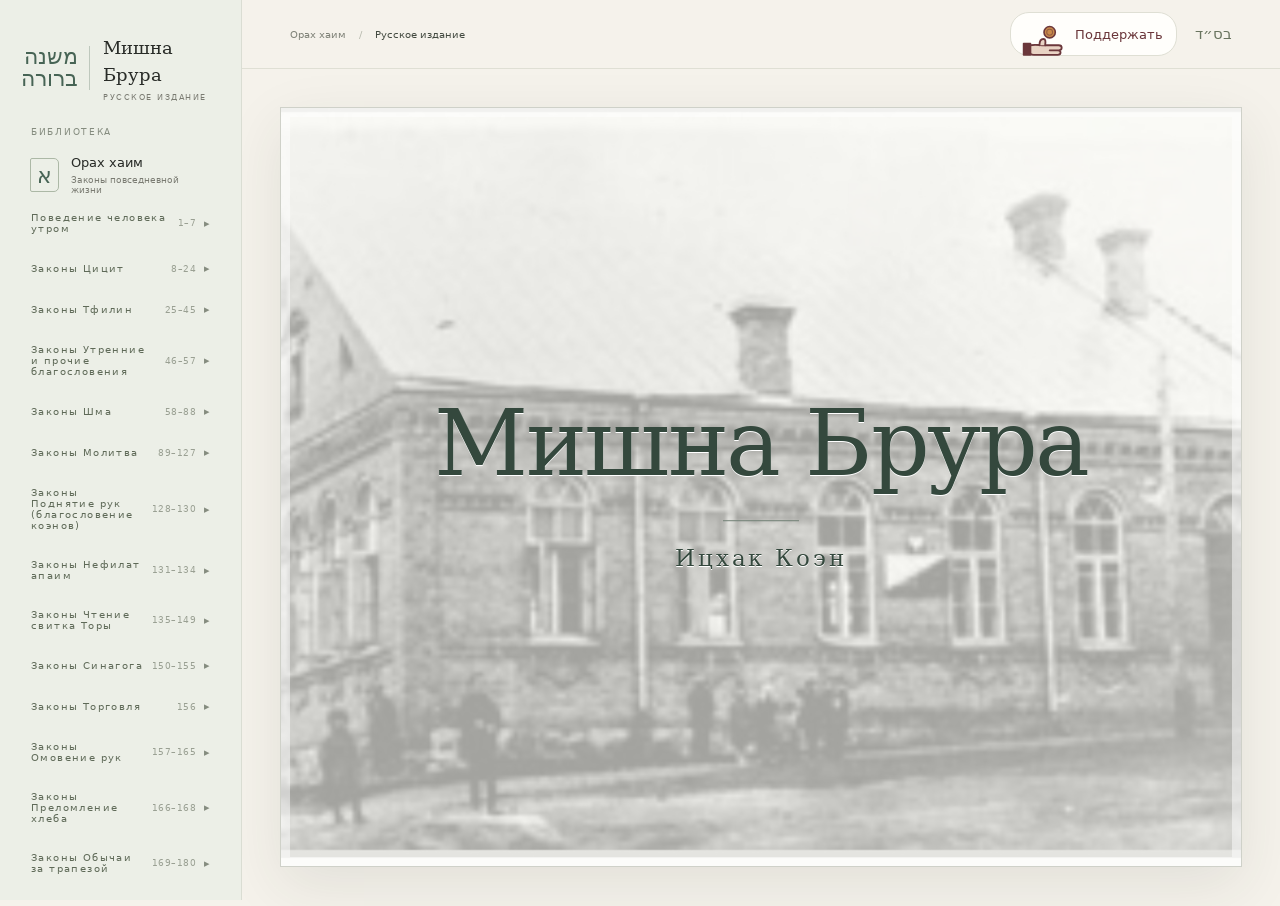
<file: index.html>
<!doctype html>
<html lang="ru">
<head>
  <meta charset="utf-8"><meta name="viewport" content="width=device-width,initial-scale=1,viewport-fit=cover">
  <meta name="theme-color" content="#f5f2eb">
  <meta name="description" content="Шульхан Арух, Рамо и Мишна Брура на русском языке. Главы 1–70, 89, 143, 151, 157–212, 242–276, 278, 290–296, 307, 308, 315–354, 356, 359–360, 369, 373, 375, 377–379, 383–385, 387–390, 393–396, 400–403, 406–407, 411–415, 447–450, 451–470, 471–486, 516–517, 519–525, 591–629, 632, 634–636, 639, 641–644, 645–669, 549–561, 670–685 целиком, с Мишной Брурой и Биур Ѓалаха. Ивритский оригинал и пояснения по буквам.">
  <title>Мишна Брура — русское издание</title>
  <link rel="icon" href="icon.svg" type="image/svg+xml">
  <link rel="manifest" href="manifest.webmanifest">
  <link rel="stylesheet" href="style.css?v=119">
</head>
<body>
<aside class="sidebar" id="sidebar" aria-label="Навигация по книге" tabindex="0">
  <a class="brand" href="#" aria-label="Мишна Брура, начало"><span class="brand-he" lang="he" dir="rtl">משנה<br>ברורה</span><span>Мишна Брура<small>РУССКОЕ ИЗДАНИЕ</small></span></a>
  <div class="side-caption">БИБЛИОТЕКА</div>
  <div class="book-nav"><span class="book-icon" aria-hidden="true">א</span><div>Орах хаим<small>Законы повседневной жизни</small></div></div>
  <div class="side-caption section-caption">ЕЖЕДНЕВНЫЕ ЗАКОНЫ</div>
  <div class="chapter-list"><button class="chapter-nav" data-chapter="1" aria-pressed="false"><span>1</span><span>Закон о раннем вставании по утрам<small lang="he" dir="rtl">א׳</small></span></button><button class="chapter-nav" data-chapter="2" aria-pressed="false"><span>2</span><span>Законы одевания<small lang="he" dir="rtl">ב׳</small></span></button><button class="chapter-nav" data-chapter="3" aria-pressed="false"><span>3</span><span>Правила поведения в уборной<small lang="he" dir="rtl">ג׳</small></span></button><button class="chapter-nav" data-chapter="4" aria-pressed="false"><span>4</span><span>Законы омовения рук<small lang="he" dir="rtl">ד׳</small></span></button><button class="chapter-nav" data-chapter="5" aria-pressed="false"><span>5</span><span>Намерение при произнесении благословений<small lang="he" dir="rtl">ה׳</small></span></button><button class="chapter-nav" data-chapter="6" aria-pressed="false"><span>6</span><span>Благословения «Ашер яцар» и «Элокай нешама»<small lang="he" dir="rtl">ו׳</small></span></button><button class="chapter-nav" data-chapter="7" aria-pressed="false"><span>7</span><span>Благословение «Ашер яцар» после отправления нужды<small lang="he" dir="rtl">ז׳</small></span></button><button class="chapter-nav" data-chapter="8" aria-pressed="false"><span>8</span><span>Законы цицит и облачения в талит<small lang="he" dir="rtl">ח׳</small></span></button><button class="chapter-nav" data-chapter="9" aria-pressed="false"><span>9</span><span>Какая одежда обязана иметь цицит<small lang="he" dir="rtl">ט׳</small></span></button><button class="chapter-nav" data-chapter="10" aria-pressed="false"><span>10</span><span>Законы углов талита<small lang="he" dir="rtl">י׳</small></span></button><button class="chapter-nav" data-chapter="11" aria-pressed="false"><span>11</span><span>Законы нитей цицит<small lang="he" dir="rtl">י״א</small></span></button><button class="chapter-nav" data-chapter="12" aria-pressed="false"><span>12</span><span>Что делает цицит непригодной<small lang="he" dir="rtl">י״ב</small></span></button><button class="chapter-nav" data-chapter="13" aria-pressed="false"><span>13</span><span>Законы цицит в Шаббат<small lang="he" dir="rtl">י״ג</small></span></button><button class="chapter-nav" data-chapter="14" aria-pressed="false"><span>14</span><span>Законы цицит, изготовленных неевреем или женщинами, и одолженного талита<small lang="he" dir="rtl">י״ד</small></span></button><button class="chapter-nav" data-chapter="15" aria-pressed="false"><span>15</span><span>Перенос цицит на другую одежду и порванный талит<small lang="he" dir="rtl">ט״ו</small></span></button><button class="chapter-nav" data-chapter="16" aria-pressed="false"><span>16</span><span>Размер талита, подлежащего заповеди цицит<small lang="he" dir="rtl">ט״ז</small></span></button><button class="chapter-nav" data-chapter="17" aria-pressed="false"><span>17</span><span>Кто обязан соблюдать заповедь цицит<small lang="he" dir="rtl">י״ז</small></span></button><button class="chapter-nav" data-chapter="18" aria-pressed="false"><span>18</span><span>Время исполнения заповеди цицит<small lang="he" dir="rtl">י״ח</small></span></button><button class="chapter-nav" data-chapter="19" aria-pressed="false"><span>19</span><span>Время произнесения благословения на цицит<small lang="he" dir="rtl">י״ט</small></span></button><button class="chapter-nav" data-chapter="20" aria-pressed="false"><span>20</span><span>Покупка и продажа талита с цицит<small lang="he" dir="rtl">כ׳</small></span></button><button class="chapter-nav" data-chapter="21" aria-pressed="false"><span>21</span><span>Обращение с оторвавшимися нитями цицит и старыми талитами<small lang="he" dir="rtl">כ״א</small></span></button><button class="chapter-nav" data-chapter="22" aria-pressed="false"><span>22</span><span>Благословение Шеэхеяну при изготовлении цицит<small lang="he" dir="rtl">כ״ב</small></span></button><button class="chapter-nav" data-chapter="23" aria-pressed="false"><span>23</span><span>Законы цицит на кладбище<small lang="he" dir="rtl">כ״ג</small></span></button><button class="chapter-nav" data-chapter="24" aria-pressed="false"><span>24</span><span>Как носить цицит, награда и наказание за заповедь<small lang="he" dir="rtl">כ״ד</small></span></button><button class="chapter-nav" data-chapter="25" aria-pressed="false"><span>25</span><span>Законы тфилин в частностях<small lang="he" dir="rtl">כ״ה</small></span></button><button class="chapter-nav" data-chapter="26" aria-pressed="false"><span>26</span><span>Только один из двух тфилин<small lang="he" dir="rtl">כ״ו</small></span></button><button class="chapter-nav" data-chapter="27" aria-pressed="false"><span>27</span><span>Наложение тфилин: место и способ<small lang="he" dir="rtl">כ״ז</small></span></button><button class="chapter-nav" data-chapter="28" aria-pressed="false"><span>28</span><span>Снятие тфилин<small lang="he" dir="rtl">כ״ח</small></span></button><button class="chapter-nav" data-chapter="29" aria-pressed="false"><span>29</span><span>Благословение при снятии тфилин<small lang="he" dir="rtl">כ״ט</small></span></button><button class="chapter-nav" data-chapter="30" aria-pressed="false"><span>30</span><span>Время надевания тфилин<small lang="he" dir="rtl">ל׳</small></span></button><button class="chapter-nav" data-chapter="31" aria-pressed="false"><span>31</span><span>Тфилин в Шаббат, Йом Тов и холь а-моэд<small lang="he" dir="rtl">ל״א</small></span></button><button class="chapter-nav" data-chapter="32" aria-pressed="false"><span>32</span><span>Порядок написания тфилин<small lang="he" dir="rtl">ל״ב</small></span></button><button class="chapter-nav" data-chapter="33" aria-pressed="false"><span>33</span><span>Починка тфилин и законы о ремнях<small lang="he" dir="rtl">ל״ג</small></span></button><button class="chapter-nav" data-chapter="34" aria-pressed="false"><span>34</span><span>Порядок вложения отрывков в тфилин; две пары тфилин<small lang="he" dir="rtl">ל״ד</small></span></button><button class="chapter-nav" data-chapter="35" aria-pressed="false"><span>35</span><span>Число строк в тфилин<small lang="he" dir="rtl">ל״ה</small></span></button><button class="chapter-nav" data-chapter="36" aria-pressed="false"><span>36</span><span>Тщательность в написании букв<small lang="he" dir="rtl">ל״ו</small></span></button><button class="chapter-nav" data-chapter="37" aria-pressed="false"><span>37</span><span>Время надевания тфилин<small lang="he" dir="rtl">ל״ז</small></span></button><button class="chapter-nav" data-chapter="38" aria-pressed="false"><span>38</span><span>Кто обязан в тфилин, а кто освобождён<small lang="he" dir="rtl">ל״ח</small></span></button><button class="chapter-nav" data-chapter="39" aria-pressed="false"><span>39</span><span>Кто пригоден писать тфилин и покупать у них<small lang="he" dir="rtl">ל״ט</small></span></button><button class="chapter-nav" data-chapter="40" aria-pressed="false"><span>40</span><span>Закон о том, как вести себя со святостью тфилин<small lang="he" dir="rtl">מ׳</small></span></button><button class="chapter-nav" data-chapter="41" aria-pressed="false"><span>41</span><span>Несущий груз: как поступать с тфилин<small lang="he" dir="rtl">מ״א</small></span></button><button class="chapter-nav" data-chapter="42" aria-pressed="false"><span>42</span><span>Разрешено ли переделывать тфилин руки в тфилин головы<small lang="he" dir="rtl">מ״ב</small></span></button><button class="chapter-nav" data-chapter="43" aria-pressed="false"><span>43</span><span>Как вести себя с тфилин при входе в уборную<small lang="he" dir="rtl">מ״ג</small></span></button><button class="chapter-nav" data-chapter="44" aria-pressed="false"><span>44</span><span>Запрет сна в тфилин<small lang="he" dir="rtl">מ״ד</small></span></button><button class="chapter-nav" data-chapter="45" aria-pressed="false"><span>45</span><span>Закон о тфилин на кладбище и в бане<small lang="he" dir="rtl">מ״ה</small></span></button></div>
  <div class="side-caption section-caption">МОЛИТВА</div>
  <div class="chapter-list"><button class="chapter-nav" data-chapter="46" aria-pressed="false"><span>46</span><span>Законы утренних благословений<small lang="he" dir="rtl">מ״ו</small></span></button><button class="chapter-nav" data-chapter="47" aria-pressed="false"><span>47</span><span>Законы благословения Торы<small lang="he" dir="rtl">מ״ז</small></span></button><button class="chapter-nav" data-chapter="48" aria-pressed="false"><span>48</span><span>Отрывок о тамиде и стихи жертвы Шаббата<small lang="he" dir="rtl">מ״ח</small></span></button><button class="chapter-nav" data-chapter="49" aria-pressed="false"><span>49</span><span>О том, что Шма можно читать наизусть<small lang="he" dir="rtl">מ״ט</small></span></button><button class="chapter-nav" data-chapter="50" aria-pressed="false"><span>50</span><span>Причина, по которой читают мишну «Эйзеѓу мекоман»<small lang="he" dir="rtl">נ</small></span></button><button class="chapter-nav" data-chapter="51" aria-pressed="false"><span>51</span><span>Законы от «Барух шеамар» до «Йиштабах»<small lang="he" dir="rtl">נא</small></span></button><button class="chapter-nav" data-chapter="52" aria-pressed="false"><span>52</span><span>Закон о том, кто задержался и пришёл в синагогу только к «Йиштабах»<small lang="he" dir="rtl">נ״ב</small></span></button><button class="chapter-nav" data-chapter="53" aria-pressed="false"><span>53</span><span>Закон о том, кто достоин проходить перед тевой<small lang="he" dir="rtl">נ״ג</small></span></button><button class="chapter-nav" data-chapter="54" aria-pressed="false"><span>54</span><span>Законы, относящиеся к «Йиштабах»<small lang="he" dir="rtl">נ״ד</small></span></button><button class="chapter-nav" data-chapter="55" aria-pressed="false"><span>55</span><span>Законы кадиша<small lang="he" dir="rtl">נ״ה</small></span></button><button class="chapter-nav" data-chapter="56" aria-pressed="false"><span>56</span><span>Закон об ответе на кадиш<small lang="he" dir="rtl">נ״ו</small></span></button><button class="chapter-nav" data-chapter="57" aria-pressed="false"><span>57</span><span>Закон о «Барху» и ответе на него<small lang="he" dir="rtl">נ״ז</small></span></button><button class="chapter-nav" data-chapter="58" aria-pressed="false"><span>58</span><span>Законы чтения Шма и его благословений<small lang="he" dir="rtl">נ״ח</small></span></button><button class="chapter-nav" data-chapter="59" aria-pressed="false"><span>59</span><span>Закон первого благословения — «Йоцер ор»<small lang="he" dir="rtl">נ״ט</small></span></button><button class="chapter-nav" data-chapter="60" aria-pressed="false"><span>60</span><span>Благословения чтения «Шма»; нужно ли намерение при исполнении заповедей<small lang="he" dir="rtl">ס׳</small></span></button><button class="chapter-nav" data-chapter="61" aria-pressed="false"><span>61</span><span>Насколько нужно быть точным и сосредоточенным при чтении «Шма»<small lang="he" dir="rtl">ס״א</small></span></button><button class="chapter-nav" data-chapter="62" aria-pressed="false"><span>62</span><span>Кто прочёл «Шма» неточно или не слыша себя<small lang="he" dir="rtl">ס״ב</small></span></button><button class="chapter-nav" data-chapter="63" aria-pressed="false"><span>63</span><span>Сидеть во время чтения «Шма» и не засыпать<small lang="he" dir="rtl">ס״ג</small></span></button><button class="chapter-nav" data-chapter="64" aria-pressed="false"><span>64</span><span>Ошибка при чтении «Шма»<small lang="he" dir="rtl">ס״ד</small></span></button><button class="chapter-nav" data-chapter="65" aria-pressed="false"><span>65</span><span>Вошедший в синагогу, когда община читает Шма, и прервавший чтение Шма<small lang="he" dir="rtl">ס״ה</small></span></button><button class="chapter-nav" data-chapter="66" aria-pressed="false"><span>66</span><span>Где можно прерываться во время Шма и её благословений и где нельзя<small lang="he" dir="rtl">ס״ו</small></span></button><button class="chapter-nav" data-chapter="67" aria-pressed="false"><span>67</span><span>Сомнение, прочитал ли человек Шма<small lang="he" dir="rtl">ס״ז</small></span></button><button class="chapter-nav" data-chapter="68" aria-pressed="false"><span>68</span><span>Не делать перерыва пиютами<small lang="he" dir="rtl">ס״ח</small></span></button><button class="chapter-nav" data-chapter="69" aria-pressed="false"><span>69</span><span>Закон «порес аль Шма»<small lang="he" dir="rtl">ס״ט</small></span></button><button class="chapter-nav" data-chapter="70" aria-pressed="false"><span>70</span><span>Кто освобождён от чтения Шма<small lang="he" dir="rtl">ע׳</small></span></button><button class="chapter-nav" data-chapter="71" aria-pressed="false"><span>71</span><span>Скорбящий и занимающиеся умершим освобождены от чтения «Шма»<small lang="he" dir="rtl">ע״א</small></span></button><button class="chapter-nav" data-chapter="72" aria-pressed="false"><span>72</span><span>Закон о несущих носилки, утешающих и провожающих умершего<small lang="he" dir="rtl">ע״ב</small></span></button><button class="chapter-nav" data-chapter="73" aria-pressed="false"><span>73</span><span>Как вести себя тому, кто спит с женой и детьми<small lang="he" dir="rtl">ע״ג</small></span></button><button class="chapter-nav" data-chapter="74" aria-pressed="false"><span>74</span><span>Не произносить благословение, когда части его тела видят наготу<small lang="he" dir="rtl">ע״ד</small></span></button><button class="chapter-nav" data-chapter="75" aria-pressed="false"><span>75</span><span>Остерегаться во время чтения «Шма» открытых волос и голоса женщины, а также не читать его напротив наготы<small lang="he" dir="rtl">ע״ה</small></span></button><button class="chapter-nav" data-chapter="76" aria-pressed="false"><span>76</span><span>Остерегаться испражнений во время чтения «Шма»<small lang="he" dir="rtl">ע״ו</small></span></button><button class="chapter-nav" data-chapter="77" aria-pressed="false"><span>77</span><span>Не читать напротив мочи<small lang="he" dir="rtl">ע״ז</small></span></button><button class="chapter-nav" data-chapter="78" aria-pressed="false"><span>78</span><span>Если во время чтения «Шма» понадобилось помочиться<small lang="he" dir="rtl">ע״ח</small></span></button><button class="chapter-nav" data-chapter="79" aria-pressed="false"><span>79</span><span>Если во время чтения оказались нечистоты<small lang="he" dir="rtl">ע״ט</small></span></button><button class="chapter-nav" data-chapter="80" aria-pressed="false"><span>80</span><span>Тот, кто не может удержаться от выпускания газов<small lang="he" dir="rtl">פ׳</small></span></button><button class="chapter-nav" data-chapter="81" aria-pressed="false"><span>81</span><span>Кал и моча малолетнего ребёнка<small lang="he" dir="rtl">פ״א</small></span></button><button class="chapter-nav" data-chapter="82" aria-pressed="false"><span>82</span><span>Закон о высохших испражнениях<small lang="he" dir="rtl">פ״ב</small></span></button><button class="chapter-nav" data-chapter="83" aria-pressed="false"><span>83</span><span>Уборная и чтение «Шма»<small lang="he" dir="rtl">פ״ג</small></span></button><button class="chapter-nav" data-chapter="84" aria-pressed="false"><span>84</span><span>Чтение «Шма» в бане<small lang="he" dir="rtl">פ״ד</small></span></button><button class="chapter-nav" data-chapter="85" aria-pressed="false"><span>85</span><span>Места, где запрещено читать «Шма»<small lang="he" dir="rtl">פ״ה</small></span></button><button class="chapter-nav" data-chapter="86" aria-pressed="false"><span>86</span><span>Отдаление от зловонной воды<small lang="he" dir="rtl">פ״ו</small></span></button><button class="chapter-nav" data-chapter="87" aria-pressed="false"><span>87</span><span>Насколько нужно отдалиться при чтении Шма от сосуда с нечистотами<small lang="he" dir="rtl">פ״ז</small></span></button><button class="chapter-nav" data-chapter="88" aria-pressed="false"><span>88</span><span>Баал кери разрешено читать Шма<small lang="he" dir="rtl">פ״ח</small></span></button><button class="chapter-nav" data-chapter="89" aria-pressed="false"><span>89</span><span>Законы молитвы и её времени<small lang="he" dir="rtl">פ״ט</small></span></button><button class="chapter-nav" data-chapter="90" aria-pressed="false"><span>90</span><span>Место, подходящее для молитвы с общиной, и закон идущего в пути<small lang="he" dir="rtl">צ׳</small></span></button><button class="chapter-nav" data-chapter="91" aria-pressed="false"><span>91</span><span>Подпоясаться и покрыть голову во время молитвы<small lang="he" dir="rtl">צ״א</small></span></button><button class="chapter-nav" data-chapter="92" aria-pressed="false"><span>92</span><span>Нуждающийся справить нужду; омовение для молитвы и прочие приготовления к ней<small lang="he" dir="rtl">צ״ב</small></span></button><button class="chapter-nav" data-chapter="93" aria-pressed="false"><span>93</span><span>Перед молитвой нужно немного выждать<small lang="he" dir="rtl">צ״ג</small></span></button><button class="chapter-nav" data-chapter="94" aria-pressed="false"><span>94</span><span>Нужно направлять сердце в сторону Земли Исраэля; закон едущего верхом или сидящего в повозке<small lang="he" dir="rtl">צ״ד</small></span></button><button class="chapter-nav" data-chapter="95" aria-pressed="false"><span>95</span><span>Положение частей тела во время молитвы<small lang="he" dir="rtl">צ״ה</small></span></button><button class="chapter-nav" data-chapter="96" aria-pressed="false"><span>96</span><span>Избегать всех помех, чтобы молиться с сосредоточенностью<small lang="he" dir="rtl">צ״ו</small></span></button><button class="chapter-nav" data-chapter="97" aria-pressed="false"><span>97</span><span>Не рыгать и не зевать во время молитвы<small lang="he" dir="rtl">צ״ז</small></span></button><button class="chapter-nav" data-chapter="98" aria-pressed="false"><span>98</span><span>Нужно молиться с сосредоточенностью<small lang="he" dir="rtl">צ״ח</small></span></button><button class="chapter-nav" data-chapter="99" aria-pressed="false"><span>99</span><span>Закон о подвыпившем и пьяном при молитве<small lang="he" dir="rtl">צ״ט</small></span></button><button class="chapter-nav" data-chapter="100" aria-pressed="false"><span>100</span><span>Молитву праздника необходимо предварительно подготовить<small lang="he" dir="rtl">ק׳</small></span></button><button class="chapter-nav" data-chapter="101" aria-pressed="false"><span>101</span><span>Нужно сосредотачиваться во всех благословениях, и можно молиться на любом языке<small lang="he" dir="rtl">ק״א</small></span></button><button class="chapter-nav" data-chapter="102" aria-pressed="false"><span>102</span><span>Запрет мешать молящемуся<small lang="he" dir="rtl">ק״ב</small></span></button><button class="chapter-nav" data-chapter="103" aria-pressed="false"><span>103</span><span>О появлении запаха или чихании во время молитвы<small lang="he" dir="rtl">ק״ג</small></span></button><button class="chapter-nav" data-chapter="104" aria-pressed="false"><span>104</span><span>Не прерывать молитву<small lang="he" dir="rtl">ק״ד</small></span></button><button class="chapter-nav" data-chapter="105" aria-pressed="false"><span>105</span><span>Закон о том, кто молится две молитвы<small lang="he" dir="rtl">ק״ה</small></span></button><button class="chapter-nav" data-chapter="106" aria-pressed="false"><span>106</span><span>Кто освобождён от молитвы<small lang="he" dir="rtl">ק״ו</small></span></button><button class="chapter-nav" data-chapter="107" aria-pressed="false"><span>107</span><span>Сомнение, молился ли человек, и добровольная молитва<small lang="he" dir="rtl">ק״ז</small></span></button><button class="chapter-nav" data-chapter="108" aria-pressed="false"><span>108</span><span>Тот, кто не помолился по ошибке, по принуждению или намеренно<small lang="he" dir="rtl">ק״ח</small></span></button><button class="chapter-nav" data-chapter="109" aria-pressed="false"><span>109</span><span>Закон о том, как отдельному человеку вести себя, чтобы согласовать свою молитву с молитвой общины<small lang="he" dir="rtl">ק״ט</small></span></button><button class="chapter-nav" data-chapter="110" aria-pressed="false"><span>110</span><span>Отправляющийся в путь и работники: какую молитву они читают, и порядок молитвы путника<small lang="he" dir="rtl">ק״י</small></span></button><button class="chapter-nav" data-chapter="111" aria-pressed="false"><span>111</span><span>Закон о присоединении благословения об избавлении к молитве<small lang="he" dir="rtl">קי״א</small></span></button><button class="chapter-nav" data-chapter="112" aria-pressed="false"><span>112</span><span>Не прерывать молитву ни в первых трёх, ни в последних трёх благословениях<small lang="he" dir="rtl">קי״ב</small></span></button><button class="chapter-nav" data-chapter="113" aria-pressed="false"><span>113</span><span>Законы поклонов в молитве «Шмоне эсре»<small lang="he" dir="rtl">קי״ג</small></span></button><button class="chapter-nav" data-chapter="114" aria-pressed="false"><span>114</span><span>Упоминание ветра, дождя и росы<small lang="he" dir="rtl">קי״ד</small></span></button><button class="chapter-nav" data-chapter="115" aria-pressed="false"><span>115</span><span>Смысл благословения «Ата хонен»<small lang="he" dir="rtl">קט״ו</small></span></button><button class="chapter-nav" data-chapter="116" aria-pressed="false"><span>116</span><span>Толкование благословения «Рфаэну»<small lang="he" dir="rtl">קט״ז</small></span></button><button class="chapter-nav" data-chapter="117" aria-pressed="false"><span>117</span><span>Законы благословения «Биркат а-Шаним»<small lang="he" dir="rtl">קי״ז</small></span></button><button class="chapter-nav" data-chapter="118" aria-pressed="false"><span>118</span><span>Завершение благословения «Ѓашива шофтену»<small lang="he" dir="rtl">קי״ח</small></span></button><button class="chapter-nav" data-chapter="119" aria-pressed="false"><span>119</span><span>Закон о желающем добавить в благословения<small lang="he" dir="rtl">קי״ט</small></span></button><button class="chapter-nav" data-chapter="120" aria-pressed="false"><span>120</span><span>Произнесение «Рецэ» в каждой молитве<small lang="he" dir="rtl">ק״כ</small></span></button><button class="chapter-nav" data-chapter="121" aria-pressed="false"><span>121</span><span>Законы благословения «Модим»<small lang="he" dir="rtl">קכ״א</small></span></button><button class="chapter-nav" data-chapter="122" aria-pressed="false"><span>122</span><span>Законы между «Шмоне эсре» и «Йиѓью ле-рацон»<small lang="he" dir="rtl">קכ״ב</small></span></button><button class="chapter-nav" data-chapter="123" aria-pressed="false"><span>123</span><span>Законы поклонов при завершении Шмоне эсре<small lang="he" dir="rtl">קכ״ג</small></span></button><button class="chapter-nav" data-chapter="124" aria-pressed="false"><span>124</span><span>Закон о поведении ведущего молитву во время Шмоне эсре и об ответе «амен»<small lang="he" dir="rtl">קכ״ד</small></span></button><button class="chapter-nav" data-chapter="125" aria-pressed="false"><span>125</span><span>Законы кедуши<small lang="he" dir="rtl">קכ״ה</small></span></button><button class="chapter-nav" data-chapter="126" aria-pressed="false"><span>126</span><span>Закон о ведущем молитву, который ошибся<small lang="he" dir="rtl">קכ״ו</small></span></button><button class="chapter-nav" data-chapter="127" aria-pressed="false"><span>127</span><span>Закон о «Модим де-рабанан»<small lang="he" dir="rtl">קכ״ז</small></span></button><button class="chapter-nav" data-chapter="128" aria-pressed="false"><span>128</span><span>Благословение коэнов и то, что делает коэна непригодным<small lang="he" dir="rtl">קכ״ח</small></span></button><button class="chapter-nav" data-chapter="129" aria-pressed="false"><span>129</span><span>В каких молитвах коэны благословляют народ<small lang="he" dir="rtl">קכ״ט</small></span></button><button class="chapter-nav" data-chapter="130" aria-pressed="false"><span>130</span><span>Молитва «Рибоно шель олам», произносимая во время благословения коэнов<small lang="he" dir="rtl">ק״ל</small></span></button><button class="chapter-nav" data-chapter="131" aria-pressed="false"><span>131</span><span>Законы падения ниц после молитвы (нефилат апаим)<small lang="he" dir="rtl">קל״א</small></span></button><button class="chapter-nav" data-chapter="132" aria-pressed="false"><span>132</span><span>Законы кедуши «У-ва ле-Цион»<small lang="he" dir="rtl">קל״ב</small></span></button><button class="chapter-nav" data-chapter="133" aria-pressed="false"><span>133</span><span>Закон о «Барху» в Шаббат<small lang="he" dir="rtl">קל״ג</small></span></button><button class="chapter-nav" data-chapter="134" aria-pressed="false"><span>134</span><span>«Ве-ѓу рахум» и поднятие свитка Торы<small lang="he" dir="rtl">קל״ד</small></span></button></div>
  <div class="side-caption section-caption">СИНАГОГА</div>
  <div class="chapter-list"><button class="chapter-nav" data-chapter="135" aria-pressed="false"><span>135</span><span>Порядок чтения Торы в понедельник и четверг<small lang="he" dir="rtl">קל״ה</small></span></button><button class="chapter-nav" data-chapter="136" aria-pressed="false"><span>136</span><span>Кого вызывают к свитку Торы в Шаббат<small lang="he" dir="rtl">קל״ו</small></span></button><button class="chapter-nav" data-chapter="137" aria-pressed="false"><span>137</span><span>Сколько стихов читать каждому вызванному<small lang="he" dir="rtl">קל״ז</small></span></button><button class="chapter-nav" data-chapter="138" aria-pressed="false"><span>138</span><span>Не оставлять в разделе менее трёх стихов<small lang="he" dir="rtl">קל״ח</small></span></button><button class="chapter-nav" data-chapter="139" aria-pressed="false"><span>139</span><span>Порядок чтения Торы и благословения над ней<small lang="he" dir="rtl">קל״ט</small></span></button><button class="chapter-nav" data-chapter="140" aria-pressed="false"><span>140</span><span>Законы перерыва при благословении Торы<small lang="he" dir="rtl">ק״מ</small></span></button><button class="chapter-nav" data-chapter="141" aria-pressed="false"><span>141</span><span>Законы чтеца и подсказчика<small lang="he" dir="rtl">קמ״א</small></span></button><button class="chapter-nav" data-chapter="142" aria-pressed="false"><span>142</span><span>Закон о том, кто прочёл и ошибся, и о месте, где нет никого, кто умеет читать точно<small lang="he" dir="rtl">קמ״ב</small></span></button><button class="chapter-nav" data-chapter="143" aria-pressed="false"><span>143</span><span>Закон о том, если в свитке Торы найдена ошибка, и прочие законы о свитке<small lang="he" dir="rtl">קמ״ג</small></span></button><button class="chapter-nav" data-chapter="144" aria-pressed="false"><span>144</span><span>Запрет перескакивать при чтении Торы с одной темы на другую; законы Ѓафтары<small lang="he" dir="rtl">קמ״ד</small></span></button><button class="chapter-nav" data-chapter="145" aria-pressed="false"><span>145</span><span>Законы о переводчике при чтении Торы<small lang="he" dir="rtl">קמ״ה</small></span></button><button class="chapter-nav" data-chapter="146" aria-pressed="false"><span>146</span><span>Запрет разговоров во время чтения Торы<small lang="he" dir="rtl">קמ״ו</small></span></button><button class="chapter-nav" data-chapter="147" aria-pressed="false"><span>147</span><span>Законы сворачивания свитка Торы<small lang="he" dir="rtl">קמ״ז</small></span></button><button class="chapter-nav" data-chapter="148" aria-pressed="false"><span>148</span><span>Запрет шалиах-цибуру снимать покрытие с бимы<small lang="he" dir="rtl">קמ״ח</small></span></button><button class="chapter-nav" data-chapter="149" aria-pressed="false"><span>149</span><span>Община не выходит из синагоги, пока не уберут свиток Торы<small lang="he" dir="rtl">קמ״ט</small></span></button><button class="chapter-nav" data-chapter="150" aria-pressed="false"><span>150</span><span>Строительство синагоги и требование, чтобы она была высокой<small lang="he" dir="rtl">ק״ן</small></span></button><button class="chapter-nav" data-chapter="151" aria-pressed="false"><span>151</span><span>Законы о святости синагоги<small lang="he" dir="rtl">קנ״א</small></span></button><button class="chapter-nav" data-chapter="152" aria-pressed="false"><span>152</span><span>Запрет разрушать синагогу<small lang="he" dir="rtl">קנ״ב</small></span></button><button class="chapter-nav" data-chapter="153" aria-pressed="false"><span>153</span><span>Законы о строительстве синагоги<small lang="he" dir="rtl">קנ״ג</small></span></button><button class="chapter-nav" data-chapter="154" aria-pressed="false"><span>154</span><span>Принадлежности святыни и свечи синагоги<small lang="he" dir="rtl">קנ״ד</small></span></button><button class="chapter-nav" data-chapter="155" aria-pressed="false"><span>155</span><span>Переход из синагоги в дом учения<small lang="he" dir="rtl">קנ״ה</small></span></button><button class="chapter-nav" data-chapter="156" aria-pressed="false"><span>156</span><span>Порядок ведения торговых дел<small lang="he" dir="rtl">קנ״ו</small></span></button></div>
  <div class="side-caption section-caption">ОМОВЕНИЕ РУК</div>
  <div class="chapter-list"><button class="chapter-nav" data-chapter="157" aria-pressed="false"><span>157</span><span>Время основной трапезы<small lang="he" dir="rtl">קנ״ז</small></span></button><button class="chapter-nav" data-chapter="158" aria-pressed="false"><span>158</span><span>Омовение рук перед трапезой<small lang="he" dir="rtl">קנ״ח</small></span></button><button class="chapter-nav" data-chapter="159" aria-pressed="false"><span>159</span><span>Сосуды и способ омовения рук<small lang="he" dir="rtl">קנ״ט</small></span></button><button class="chapter-nav" data-chapter="160" aria-pressed="false"><span>160</span><span>Вода, пригодная для омовения рук<small lang="he" dir="rtl">ק״ס</small></span></button><button class="chapter-nav" data-chapter="161" aria-pressed="false"><span>161</span><span>Законы преграды при омовении рук<small lang="he" dir="rtl">קס״א</small></span></button><button class="chapter-nav" data-chapter="162" aria-pressed="false"><span>162</span><span>Поднятие и растирание рук при омовении<small lang="he" dir="rtl">קס״ב</small></span></button><button class="chapter-nav" data-chapter="163" aria-pressed="false"><span>163</span><span>Закон о том, у кого нет воды, и о кормящем других<small lang="he" dir="rtl">קס״ג</small></span></button><button class="chapter-nav" data-chapter="164" aria-pressed="false"><span>164</span><span>Условие при омовении рук<small lang="he" dir="rtl">קס״ד</small></span></button><button class="chapter-nav" data-chapter="165" aria-pressed="false"><span>165</span><span>Справивший нужду перед едой<small lang="he" dir="rtl">קס״ה</small></span></button><button class="chapter-nav" data-chapter="166" aria-pressed="false"><span>166</span><span>Перерыв между омовением и «а-Моци»<small lang="he" dir="rtl">קס״ו</small></span></button></div>
  <div class="side-caption section-caption">БЛАГОСЛОВЕНИЯ</div>
  <div class="chapter-list"><button class="chapter-nav" data-chapter="167" aria-pressed="false"><span>167</span><span>Место и время разламывания хлеба и кто его разламывает<small lang="he" dir="rtl">קס״ז</small></span></button><button class="chapter-nav" data-chapter="168" aria-pressed="false"><span>168</span><span>На какие виды хлеба произносят благословение «а-Моци»<small lang="he" dir="rtl">קס״ח</small></span></button><button class="chapter-nav" data-chapter="169" aria-pressed="false"><span>169</span><span>Прислуживающий за трапезой<small lang="he" dir="rtl">קס״ט</small></span></button><button class="chapter-nav" data-chapter="170" aria-pressed="false"><span>170</span><span>Слова назидания о том, как человеку вести себя за трапезой<small lang="he" dir="rtl">ק״ע</small></span></button><button class="chapter-nav" data-chapter="171" aria-pressed="false"><span>171</span><span>Уважение к пище<small lang="he" dir="rtl">קע״א</small></span></button><button class="chapter-nav" data-chapter="172" aria-pressed="false"><span>172</span><span>Пища или напиток во рту без благословения<small lang="he" dir="rtl">קע״ב</small></span></button><button class="chapter-nav" data-chapter="173" aria-pressed="false"><span>173</span><span>Промежуточное омовение рук<small lang="he" dir="rtl">קע״ג</small></span></button><button class="chapter-nav" data-chapter="174" aria-pressed="false"><span>174</span><span>Благословение на вино во время трапезы<small lang="he" dir="rtl">קע״ד</small></span></button><button class="chapter-nav" data-chapter="175" aria-pressed="false"><span>175</span><span>«А-Тов ве-а-Метив» на вино<small lang="he" dir="rtl">קע״ה</small></span></button><button class="chapter-nav" data-chapter="176" aria-pressed="false"><span>176</span><span>Хлеб освобождает от благословения на парперет<small lang="he" dir="rtl">קע״ו</small></span></button><button class="chapter-nav" data-chapter="177" aria-pressed="false"><span>177</span><span>Какой закон для блюд, подаваемых во время и после трапезы<small lang="he" dir="rtl">קע״ז</small></span></button><button class="chapter-nav" data-chapter="178" aria-pressed="false"><span>178</span><span>Что считается перерывом в трапезе<small lang="he" dir="rtl">קע״ח</small></span></button><button class="chapter-nav" data-chapter="179" aria-pressed="false"><span>179</span><span>Что считается отвлечением внимания (ѓесех ѓа-даат) во время трапезы, после которого нужно снова произнести благословение<small lang="he" dir="rtl">קע״ט</small></span></button><button class="chapter-nav" data-chapter="180" aria-pressed="false"><span>180</span><span>Хлебные крошки<small lang="he" dir="rtl">ק״פ</small></span></button><button class="chapter-nav" data-chapter="181" aria-pressed="false"><span>181</span><span>Маим ахароним<small lang="he" dir="rtl">קפ״א</small></span></button><button class="chapter-nav" data-chapter="182" aria-pressed="false"><span>182</span><span>Бокал для Биркат а-Мазон<small lang="he" dir="rtl">קפ״ב</small></span></button><button class="chapter-nav" data-chapter="183" aria-pressed="false"><span>183</span><span>Как держать бокал при Биркат а-Мазон<small lang="he" dir="rtl">קפ״ג</small></span></button><button class="chapter-nav" data-chapter="184" aria-pressed="false"><span>184</span><span>Благословение нужно произносить на месте трапезы, и до какого времени может благословить забывший<small lang="he" dir="rtl">קפ״ד</small></span></button><button class="chapter-nav" data-chapter="185" aria-pressed="false"><span>185</span><span>Произнесение Биркат а-Мазон вслух и другие подробности<small lang="he" dir="rtl">קפ״ה</small></span></button><button class="chapter-nav" data-chapter="186" aria-pressed="false"><span>186</span><span>Обязаны ли женщины и малолетние произносить Биркат а-Мазон<small lang="he" dir="rtl">קפ״ו</small></span></button><button class="chapter-nav" data-chapter="187" aria-pressed="false"><span>187</span><span>Точность формулы Биркат а-Мазон<small lang="he" dir="rtl">קפ״ז</small></span></button><button class="chapter-nav" data-chapter="188" aria-pressed="false"><span>188</span><span>Третье благословение Биркат а-Мазон; Шаббат, праздники и ошибки в Биркат а-Мазон<small lang="he" dir="rtl">קפ״ח</small></span></button><button class="chapter-nav" data-chapter="189" aria-pressed="false"><span>189</span><span>Четвёртое благословение Биркат а-Мазон и его текст<small lang="he" dir="rtl">קפ״ט</small></span></button><button class="chapter-nav" data-chapter="190" aria-pressed="false"><span>190</span><span>Питьё вина после Биркат а-Мазон: порядок и благословения<small lang="he" dir="rtl">ק״צ</small></span></button><button class="chapter-nav" data-chapter="191" aria-pressed="false"><span>191</span><span>Обязаны ли работники произносить благословение<small lang="he" dir="rtl">קצ״א</small></span></button><button class="chapter-nav" data-chapter="192" aria-pressed="false"><span>192</span><span>Зимун для трёх и десяти участников трапезы<small lang="he" dir="rtl">קצ״ב</small></span></button><button class="chapter-nav" data-chapter="193" aria-pressed="false"><span>193</span><span>Объединяются ли для зимуна или нет<small lang="he" dir="rtl">קצ״ג</small></span></button><button class="chapter-nav" data-chapter="194" aria-pressed="false"><span>194</span><span>Трое, которые ели вместе и разошлись: закон зимуна<small lang="he" dir="rtl">קצ״ד</small></span></button><button class="chapter-nav" data-chapter="195" aria-pressed="false"><span>195</span><span>Две группы, едящие в разных местах: объединяются ли они для зимуна<small lang="he" dir="rtl">קצ״ה</small></span></button><button class="chapter-nav" data-chapter="196" aria-pressed="false"><span>196</span><span>Съевший запрещённое: присоединяется ли он к зимуну<small lang="he" dir="rtl">קצ״ו</small></span></button><button class="chapter-nav" data-chapter="197" aria-pressed="false"><span>197</span><span>Присоединение к зимуну троих или десятерых<small lang="he" dir="rtl">קצ״ז</small></span></button><button class="chapter-nav" data-chapter="198" aria-pressed="false"><span>198</span><span>Вошедший к троим, которые ели<small lang="he" dir="rtl">קצ״ח</small></span></button><button class="chapter-nav" data-chapter="199" aria-pressed="false"><span>199</span><span>Над кем произносят зимун, а над кем нет<small lang="he" dir="rtl">קצ״ט</small></span></button><button class="chapter-nav" data-chapter="200" aria-pressed="false"><span>200</span><span>Закон прерывающегося ради благословения<small lang="he" dir="rtl">ר׳</small></span></button><button class="chapter-nav" data-chapter="201" aria-pressed="false"><span>201</span><span>Кому поручают произносить Биркат а-Мазон<small lang="he" dir="rtl">ר״א</small></span></button><button class="chapter-nav" data-chapter="202" aria-pressed="false"><span>202</span><span>Законы благословения на плоды деревьев<small lang="he" dir="rtl">ר״ב</small></span></button><button class="chapter-nav" data-chapter="203" aria-pressed="false"><span>203</span><span>Благословение на плоды земли<small lang="he" dir="rtl">ר״ג</small></span></button><button class="chapter-nav" data-chapter="204" aria-pressed="false"><span>204</span><span>Законы благословений на остальные продукты<small lang="he" dir="rtl">ר״ד</small></span></button><button class="chapter-nav" data-chapter="205" aria-pressed="false"><span>205</span><span>Благословение на овощи<small lang="he" dir="rtl">ר״ה</small></span></button><button class="chapter-nav" data-chapter="206" aria-pressed="false"><span>206</span><span>Законы перерыва и ошибки в благословении над плодами<small lang="he" dir="rtl">ר״ו</small></span></button><button class="chapter-nav" data-chapter="207" aria-pressed="false"><span>207</span><span>Закон о заключительном благословении над плодами<small lang="he" dir="rtl">ר״ז</small></span></button><button class="chapter-nav" data-chapter="208" aria-pressed="false"><span>208</span><span>Закон о благословении «Меэйн шалош» после пяти видов плодов и пяти видов злаков<small lang="he" dir="rtl">ר״ח</small></span></button><button class="chapter-nav" data-chapter="209" aria-pressed="false"><span>209</span><span>Закон об ошибке и сомнении в благословении над вином<small lang="he" dir="rtl">ר״ט</small></span></button><button class="chapter-nav" data-chapter="210" aria-pressed="false"><span>210</span><span>Каков закон для того, кто ест менее кезайта<small lang="he" dir="rtl">ר״י</small></span></button><button class="chapter-nav" data-chapter="211" aria-pressed="false"><span>211</span><span>Законы первенства в благословении над плодами<small lang="he" dir="rtl">רי״א</small></span></button><button class="chapter-nav" data-chapter="212" aria-pressed="false"><span>212</span><span>Благословение над основным освобождает второстепенное<small lang="he" dir="rtl">רי״ב</small></span></button><button class="chapter-nav" data-chapter="213" aria-pressed="false"><span>213</span><span>Исполнивший обязанность — освобождает ли других<small lang="he" dir="rtl">רי״ג</small></span></button><button class="chapter-nav" data-chapter="214" aria-pressed="false"><span>214</span><span>В каждом благословении должны быть Имя и царство<small lang="he" dir="rtl">רי״ד</small></span></button><button class="chapter-nav" data-chapter="215" aria-pressed="false"><span>215</span><span>Ответ «амен» после благословений<small lang="he" dir="rtl">רט״ו</small></span></button><button class="chapter-nav" data-chapter="216" aria-pressed="false"><span>216</span><span>Законы благословения на запах<small lang="he" dir="rtl">רט״ז</small></span></button><button class="chapter-nav" data-chapter="217" aria-pressed="false"><span>217</span><span>Благословение на благовония и курения<small lang="he" dir="rtl">רי״ז</small></span></button><button class="chapter-nav" data-chapter="218" aria-pressed="false"><span>218</span><span>Благословения на чудеса<small lang="he" dir="rtl">רי״ח</small></span></button><button class="chapter-nav" data-chapter="219" aria-pressed="false"><span>219</span><span>Благословение благодарения отдельного человека<small lang="he" dir="rtl">רי״ט</small></span></button><button class="chapter-nav" data-chapter="220" aria-pressed="false"><span>220</span><span>Улучшение сновидения и пост из-за сновидения<small lang="he" dir="rtl">ר״כ</small></span></button><button class="chapter-nav" data-chapter="221" aria-pressed="false"><span>221</span><span>Благословение благодарности за дожди<small lang="he" dir="rtl">רכ״א</small></span></button><button class="chapter-nav" data-chapter="222" aria-pressed="false"><span>222</span><span>Благословение благодарности за хорошее и плохое<small lang="he" dir="rtl">רכ״ב</small></span></button><button class="chapter-nav" data-chapter="223" aria-pressed="false"><span>223</span><span>Что произносит тот, у кого жена родила, или умер тот, от кого он наследует, или кто построил новый дом или купил новые вещи<small lang="he" dir="rtl">רכ״ג</small></span></button><button class="chapter-nav" data-chapter="224" aria-pressed="false"><span>224</span><span>Законы отдельных благословений<small lang="he" dir="rtl">רכ״ד</small></span></button><button class="chapter-nav" data-chapter="225" aria-pressed="false"><span>225</span><span>Законы благословения «Шеэхеяну»<small lang="he" dir="rtl">רכ״ה</small></span></button><button class="chapter-nav" data-chapter="226" aria-pressed="false"><span>226</span><span>Благословение при виде цветущих плодовых деревьев<small lang="he" dir="rtl">רכ״ו</small></span></button><button class="chapter-nav" data-chapter="227" aria-pressed="false"><span>227</span><span>Благословение на «зикин»<small lang="he" dir="rtl">רכ״ז</small></span></button><button class="chapter-nav" data-chapter="228" aria-pressed="false"><span>228</span><span>Благословение на моря, реки, горы и холмы<small lang="he" dir="rtl">רכ״ח</small></span></button><button class="chapter-nav" data-chapter="229" aria-pressed="false"><span>229</span><span>Благословение при виде радуги и солнца в момент его текуфы<small lang="he" dir="rtl">רכ״ט</small></span></button><button class="chapter-nav" data-chapter="230" aria-pressed="false"><span>230</span><span>Законы некоторых отдельных благословений<small lang="he" dir="rtl">ר״ל</small></span></button><button class="chapter-nav" data-chapter="231" aria-pressed="false"><span>231</span><span>Все его намерения должны быть ради Небес<small lang="he" dir="rtl">רל״א</small></span></button></div>
  <div class="side-caption section-caption">МИНХА И МААРИВ</div>
  <div class="chapter-list"><button class="chapter-nav" data-chapter="232" aria-pressed="false"><span>232</span><span>Что запрещено делать перед молитвой Минха<small lang="he" dir="rtl">רל״ב</small></span></button><button class="chapter-nav" data-chapter="233" aria-pressed="false"><span>233</span><span>Время молитвы Минха<small lang="he" dir="rtl">רל״ג</small></span></button><button class="chapter-nav" data-chapter="234" aria-pressed="false"><span>234</span><span>Закон о том, кто хочет помолиться Минху гдола и Минху ктана<small lang="he" dir="rtl">רל״ד</small></span></button><button class="chapter-nav" data-chapter="235" aria-pressed="false"><span>235</span><span>Время чтения вечернего Шма<small lang="he" dir="rtl">רל״ה</small></span></button><button class="chapter-nav" data-chapter="236" aria-pressed="false"><span>236</span><span>Благословения чтения Шма в вечерней молитве<small lang="he" dir="rtl">רל״ו</small></span></button><button class="chapter-nav" data-chapter="237" aria-pressed="false"><span>237</span><span>Порядок вечерней молитвы<small lang="he" dir="rtl">רל״ז</small></span></button><button class="chapter-nav" data-chapter="238" aria-pressed="false"><span>238</span><span>Установление времени для Торы ночью<small lang="he" dir="rtl">רל״ח</small></span></button><button class="chapter-nav" data-chapter="239" aria-pressed="false"><span>239</span><span>Закон о чтении Шма на ложе<small lang="he" dir="rtl">רל״ט</small></span></button><button class="chapter-nav" data-chapter="240" aria-pressed="false"><span>240</span><span>Как вести себя человеку в супружеской близости<small lang="he" dir="rtl">ר״מ</small></span></button><button class="chapter-nav" data-chapter="241" aria-pressed="false"><span>241</span><span>Не мочиться обнажённым перед своей постелью<small lang="he" dir="rtl">רמ״א</small></span></button></div>
  <div class="side-caption section-caption">ШАББАТ</div>
  <div class="chapter-list"><button class="chapter-nav" data-chapter="242" aria-pressed="false"><span>242</span><span>Почитание Шаббата<small lang="he" dir="rtl">רמ״ב</small></span></button><button class="chapter-nav" data-chapter="243" aria-pressed="false"><span>243</span><span>Сдача поля и бани нееврею<small lang="he" dir="rtl">רמ״ג</small></span></button><button class="chapter-nav" data-chapter="244" aria-pressed="false"><span>244</span><span>Какие работы нееврей может выполнять для еврея<small lang="he" dir="rtl">רמ״ד</small></span></button><button class="chapter-nav" data-chapter="245" aria-pressed="false"><span>245</span><span>Товарищество еврея с неевреем<small lang="he" dir="rtl">רמ״ה</small></span></button><button class="chapter-nav" data-chapter="246" aria-pressed="false"><span>246</span><span>Одалживание и сдача нееврею<small lang="he" dir="rtl">רמ״ו</small></span></button><button class="chapter-nav" data-chapter="247" aria-pressed="false"><span>247</span><span>Закон о неевреях, приносящих письма в Шаббат<small lang="he" dir="rtl">רמ״ז</small></span></button><button class="chapter-nav" data-chapter="248" aria-pressed="false"><span>248</span><span>Плавание на судне в Шаббат<small lang="he" dir="rtl">רמ״ח</small></span></button><button class="chapter-nav" data-chapter="249" aria-pressed="false"><span>249</span><span>Законы кануна Шаббата<small lang="he" dir="rtl">רמ״ט</small></span></button><button class="chapter-nav" data-chapter="250" aria-pressed="false"><span>250</span><span>Приготовление трапез к Шаббату<small lang="he" dir="rtl">ר״נ</small></span></button><button class="chapter-nav" data-chapter="251" aria-pressed="false"><span>251</span><span>Работа в канун Шаббата со времени Минхи<small lang="he" dir="rtl">רנ״א</small></span></button><button class="chapter-nav" data-chapter="252" aria-pressed="false"><span>252</span><span>Работы, начатые накануне Шаббата<small lang="he" dir="rtl">רנ״ב</small></span></button><button class="chapter-nav" data-chapter="253" aria-pressed="false"><span>253</span><span>Закон о кире и тануре: ставить на них кастрюли в канун Шаббата<small lang="he" dir="rtl">רנ״ג</small></span></button><button class="chapter-nav" data-chapter="254" aria-pressed="false"><span>254</span><span>Блюда, доготавливающиеся в Шаббат<small lang="he" dir="rtl">רנ״ד</small></span></button><button class="chapter-nav" data-chapter="255" aria-pressed="false"><span>255</span><span>Разжигание огня перед Шаббатом<small lang="he" dir="rtl">רנ״ה</small></span></button><button class="chapter-nav" data-chapter="256" aria-pressed="false"><span>256</span><span>Шесть трубных сигналов, которые подавали в канун Шаббата<small lang="he" dir="rtl">רנ״ו</small></span></button><button class="chapter-nav" data-chapter="257" aria-pressed="false"><span>257</span><span>Законы укутывания пищи<small lang="he" dir="rtl">רנ״ז</small></span></button><button class="chapter-nav" data-chapter="258" aria-pressed="false"><span>258</span><span>Что в канун Шаббата разрешено ставить холодное на горячую кастрюлю<small lang="he" dir="rtl">רנ״ח</small></span></button><button class="chapter-nav" data-chapter="259" aria-pressed="false"><span>259</span><span>Некоторые законы укутывания<small lang="he" dir="rtl">רנ״ט</small></span></button><button class="chapter-nav" data-chapter="260" aria-pressed="false"><span>260</span><span>Подготовка к встрече Шаббата<small lang="he" dir="rtl">ר״ס</small></span></button><button class="chapter-nav" data-chapter="261" aria-pressed="false"><span>261</span><span>Время зажигания свечей<small lang="he" dir="rtl">רס״א</small></span></button><button class="chapter-nav" data-chapter="262" aria-pressed="false"><span>262</span><span>Освящать Шаббат за накрытым столом и в чистой одежде<small lang="he" dir="rtl">רס״ב</small></span></button><button class="chapter-nav" data-chapter="263" aria-pressed="false"><span>263</span><span>Зажигание свечей Шаббата<small lang="he" dir="rtl">רס״ג</small></span></button><button class="chapter-nav" data-chapter="264" aria-pressed="false"><span>264</span><span>Законы фитиля и масла<small lang="he" dir="rtl">רס״ד</small></span></button><button class="chapter-nav" data-chapter="265" aria-pressed="false"><span>265</span><span>Сосуды под светильником<small lang="he" dir="rtl">רס״ה</small></span></button><button class="chapter-nav" data-chapter="266" aria-pressed="false"><span>266</span><span>Застигнутый темнотой в дороге<small lang="he" dir="rtl">רס״ו</small></span></button><button class="chapter-nav" data-chapter="267" aria-pressed="false"><span>267</span><span>Молитва в канун Шаббата<small lang="he" dir="rtl">רס״ז</small></span></button><button class="chapter-nav" data-chapter="268" aria-pressed="false"><span>268</span><span>Ошибка в молитве Шаббата<small lang="he" dir="rtl">רס״ח</small></span></button><button class="chapter-nav" data-chapter="269" aria-pressed="false"><span>269</span><span>Кидуш в синагоге<small lang="he" dir="rtl">רס״ט</small></span></button><button class="chapter-nav" data-chapter="270" aria-pressed="false"><span>270</span><span>Чтение главы «Ба-ме мадликин»<small lang="he" dir="rtl">ר״ע</small></span></button><button class="chapter-nav" data-chapter="271" aria-pressed="false"><span>271</span><span>Законы кидуша над вином<small lang="he" dir="rtl">רע״א</small></span></button><button class="chapter-nav" data-chapter="272" aria-pressed="false"><span>272</span><span>На каком вине произносят кидуш<small lang="he" dir="rtl">רע״ב</small></span></button><button class="chapter-nav" data-chapter="273" aria-pressed="false"><span>273</span><span>Кидуш в месте трапезы<small lang="he" dir="rtl">רע״ג</small></span></button><button class="chapter-nav" data-chapter="274" aria-pressed="false"><span>274</span><span>Преломление хлеба в Шаббат<small lang="he" dir="rtl">רע״ד</small></span></button><button class="chapter-nav" data-chapter="275" aria-pressed="false"><span>275</span><span>Что запрещено делать при свете светильника в Шаббат<small lang="he" dir="rtl">רע״ה</small></span></button><button class="chapter-nav" data-chapter="276" aria-pressed="false"><span>276</span><span>Светильник, зажжённый неевреем<small lang="he" dir="rtl">רע״ו</small></span></button><button class="chapter-nav" data-chapter="277" aria-pressed="false"><span>277</span><span>Чтобы не погасить светильник<small lang="he" dir="rtl">רע״ז</small></span></button><button class="chapter-nav" data-chapter="278" aria-pressed="false"><span>278</span><span>Тушение светильника ради больного<small lang="he" dir="rtl">רע״ח</small></span></button><button class="chapter-nav" data-chapter="279" aria-pressed="false"><span>279</span><span>Перемещение светильника в Шаббат<small lang="he" dir="rtl">רע״ט</small></span></button><button class="chapter-nav" data-chapter="280" aria-pressed="false"><span>280</span><span>Супружеская близость в Шаббат<small lang="he" dir="rtl">ר״פ</small></span></button><button class="chapter-nav" data-chapter="281" aria-pressed="false"><span>281</span><span>Не кланяться при словах «У-лха анахну модим»<small lang="he" dir="rtl">רפ״א</small></span></button><button class="chapter-nav" data-chapter="282" aria-pressed="false"><span>282</span><span>Чтение Торы и мафтир в Шаббат<small lang="he" dir="rtl">רפ״ב</small></span></button><button class="chapter-nav" data-chapter="283" aria-pressed="false"><span>283</span><span>Почему в Шаббат не выносят второй свиток Торы<small lang="he" dir="rtl">רפ״ג</small></span></button><button class="chapter-nav" data-chapter="284" aria-pressed="false"><span>284</span><span>Законы ѓафтары<small lang="he" dir="rtl">רפ״ד</small></span></button><button class="chapter-nav" data-chapter="285" aria-pressed="false"><span>285</span><span>Чтение недельной главы: дважды текст и один раз перевод<small lang="he" dir="rtl">רפ״ה</small></span></button><button class="chapter-nav" data-chapter="286" aria-pressed="false"><span>286</span><span>Молитва мусаф<small lang="he" dir="rtl">רפ״ו</small></span></button><button class="chapter-nav" data-chapter="287" aria-pressed="false"><span>287</span><span>Утешение скорбящих и посещение больных в Шаббат<small lang="he" dir="rtl">רפ״ז</small></span></button><button class="chapter-nav" data-chapter="288" aria-pressed="false"><span>288</span><span>Закон о посте и о посте из-за сновидения в Шаббат<small lang="he" dir="rtl">רפ״ח</small></span></button><button class="chapter-nav" data-chapter="289" aria-pressed="false"><span>289</span><span>Утренняя трапеза в Шаббат<small lang="he" dir="rtl">רפ״ט</small></span></button><button class="chapter-nav" data-chapter="290" aria-pressed="false"><span>290</span><span>В Шаббат нужно восполнить сто благословений плодами<small lang="he" dir="rtl">ר״צ</small></span></button><button class="chapter-nav" data-chapter="291" aria-pressed="false"><span>291</span><span>Законы третьей трапезы<small lang="he" dir="rtl">רצ״א</small></span></button><button class="chapter-nav" data-chapter="292" aria-pressed="false"><span>292</span><span>Законы молитвы Минха в Шаббат<small lang="he" dir="rtl">רצ״ב</small></span></button><button class="chapter-nav" data-chapter="293" aria-pressed="false"><span>293</span><span>Законы вечерней молитвы на исходе Шаббата<small lang="he" dir="rtl">רצ״ג</small></span></button><button class="chapter-nav" data-chapter="294" aria-pressed="false"><span>294</span><span>Авдала в молитве<small lang="he" dir="rtl">רצ״ד</small></span></button><button class="chapter-nav" data-chapter="295" aria-pressed="false"><span>295</span><span>Авдала, которую произносит ведущий молитву<small lang="he" dir="rtl">רצ״ה</small></span></button><button class="chapter-nav" data-chapter="296" aria-pressed="false"><span>296</span><span>Законы авдалы над вином<small lang="he" dir="rtl">רצ״ו</small></span></button><button class="chapter-nav" data-chapter="297" aria-pressed="false"><span>297</span><span>Законы благовоний для авдалы<small lang="he" dir="rtl">רצ״ז</small></span></button><button class="chapter-nav" data-chapter="298" aria-pressed="false"><span>298</span><span>Законы свечи для авдалы<small lang="he" dir="rtl">רצ״ח</small></span></button><button class="chapter-nav" data-chapter="299" aria-pressed="false"><span>299</span><span>Законы еды и работы до авдалы<small lang="he" dir="rtl">רצ״ט</small></span></button><button class="chapter-nav" data-chapter="300" aria-pressed="false"><span>300</span><span>Накрывать стол на исходе Шаббата<small lang="he" dir="rtl">ש׳</small></span></button><button class="chapter-nav" data-chapter="301" aria-pressed="false"><span>301</span><span>Законы выхода в Шаббат с предметами<small lang="he" dir="rtl">ש״א</small></span></button><button class="chapter-nav" data-chapter="302" aria-pressed="false"><span>302</span><span>Законы чистки и складывания одежды<small lang="he" dir="rtl">ש״ב</small></span></button><button class="chapter-nav" data-chapter="303" aria-pressed="false"><span>303</span><span>Законы об украшениях женщины<small lang="he" dir="rtl">ש״ג</small></span></button><button class="chapter-nav" data-chapter="304" aria-pressed="false"><span>304</span><span>Об отдыхе какого раба предписано заботиться<small lang="he" dir="rtl">ש״ד</small></span></button><button class="chapter-nav" data-chapter="305" aria-pressed="false"><span>305</span><span>Законы выхода животного в Шаббат<small lang="he" dir="rtl">ש״ה</small></span></button><button class="chapter-nav" data-chapter="306" aria-pressed="false"><span>306</span><span>О каких делах разрешено говорить в Шаббат<small lang="he" dir="rtl">ש״ו</small></span></button><button class="chapter-nav" data-chapter="307" aria-pressed="false"><span>307</span><span>Законы Шаббата, связанные с речью<small lang="he" dir="rtl">ש״ז</small></span></button><button class="chapter-nav" data-chapter="308" aria-pressed="false"><span>308</span><span>Предметы, которые разрешено и запрещено перемещать в Шаббат<small lang="he" dir="rtl">ש״ח</small></span></button>
  <button class="chapter-nav" data-chapter="309" aria-pressed="false"><span>309</span><span>Разрешено ли в Шаббат перемещать предмет посредством другого предмета<small lang="he" dir="rtl">ש״ט</small></span></button>
  <button class="chapter-nav" data-chapter="310" aria-pressed="false"><span>310</span><span>Законы мукце в Шаббат<small lang="he" dir="rtl">ש״י</small></span></button>
  <button class="chapter-nav" data-chapter="311" aria-pressed="false"><span>311</span><span>Законы умершего в Шаббат и перемещение «со стороны»<small lang="he" dir="rtl">שי״א</small></span></button>
  <button class="chapter-nav" data-chapter="312" aria-pressed="false"><span>312</span><span>Чем подтираться в Шаббат тому, кто нуждается в этом<small lang="he" dir="rtl">שי״ב</small></span></button>
  <button class="chapter-nav" data-chapter="313" aria-pressed="false"><span>313</span><span>Перемещение двери, окна и замка в Шаббат<small lang="he" dir="rtl">שי״ג</small></span></button>
  <button class="chapter-nav" data-chapter="314" aria-pressed="false"><span>314</span><span>Работы, запрещённые как строительство и разрушение, в Шаббат<small lang="he" dir="rtl">שי״ד</small></span></button>
    <button class="chapter-nav" data-chapter="315" aria-pressed="false"><span>315</span><span>Работы, запрещённые как возведение шатра, в Шаббат<small lang="he" dir="rtl">שט״ו</small></span></button><button class="chapter-nav" data-chapter="316" aria-pressed="false"><span>316</span><span>Запрещённая и разрешённая ловля в Шаббат, и чтобы не растирать слюну<small lang="he" dir="rtl">שט״ז</small></span></button><button class="chapter-nav" data-chapter="317" aria-pressed="false"><span>317</span><span>Закон о завязывании узлов и петель в Шаббат<small lang="he" dir="rtl">שי״ז</small></span></button><button class="chapter-nav" data-chapter="318" aria-pressed="false"><span>318</span><span>Закон о варке в Шаббат<small lang="he" dir="rtl">שי״ח</small></span></button><button class="chapter-nav" data-chapter="319" aria-pressed="false"><span>319</span><span>Закон об отбирании (борер) в Шаббат<small lang="he" dir="rtl">שי״ט</small></span></button><button class="chapter-nav" data-chapter="320" aria-pressed="false"><span>320</span><span>Законы выжимания в Шаббат<small lang="he" dir="rtl">ש״כ</small></span></button><button class="chapter-nav" data-chapter="321" aria-pressed="false"><span>321</span><span>Законы срывания в Шаббат, закон о размалывании, законы приготовления пищи, а также обработки и замешивания<small lang="he" dir="rtl">שכ״א</small></span></button><button class="chapter-nav" data-chapter="322" aria-pressed="false"><span>322</span><span>Закон о нолад (нововозникшем) в Шаббат<small lang="he" dir="rtl">שכ״ב</small></span></button><button class="chapter-nav" data-chapter="323" aria-pressed="false"><span>323</span><span>Законы одалживания и покупки необходимого для Шаббата, мытья посуды, её починки и погружения в Шаббат<small lang="he" dir="rtl">שכ״ג</small></span></button><button class="chapter-nav" data-chapter="324" aria-pressed="false"><span>324</span><span>Законы приготовления корма для скота к Шаббату<small lang="he" dir="rtl">שכ״ד</small></span></button>
    <button class="chapter-nav" data-chapter="325" aria-pressed="false"><span>325</span><span>Нееврей, выполнивший работу для еврея<small lang="he" dir="rtl">שכ״ה</small></span></button><button class="chapter-nav" data-chapter="326" aria-pressed="false"><span>326</span><span>Законы омовения в Шаббат<small lang="he" dir="rtl">שכ״ו</small></span></button><button class="chapter-nav" data-chapter="327" aria-pressed="false"><span>327</span><span>Законы умащения в Шаббат<small lang="he" dir="rtl">שכ״ז</small></span></button><button class="chapter-nav" data-chapter="328" aria-pressed="false"><span>328</span><span>Законы больного в Шаббат<small lang="he" dir="rtl">שכ״ח</small></span></button><button class="chapter-nav" data-chapter="329" aria-pressed="false"><span>329</span><span>Ради кого нарушают Шаббат<small lang="he" dir="rtl">שכ״ט</small></span></button><button class="chapter-nav" data-chapter="330" aria-pressed="false"><span>330</span><span>Законы роженицы в Шаббат<small lang="he" dir="rtl">ש״ל</small></span></button><button class="chapter-nav" data-chapter="331" aria-pressed="false"><span>331</span><span>Законы обрезания в Шаббат<small lang="he" dir="rtl">של״א</small></span></button><button class="chapter-nav" data-chapter="332" aria-pressed="false"><span>332</span><span>Не принимать роды у скотины в Шаббат<small lang="he" dir="rtl">של״ב</small></span></button><button class="chapter-nav" data-chapter="333" aria-pressed="false"><span>333</span><span>Не освобождать склад в Шаббат<small lang="he" dir="rtl">של״ג</small></span></button><button class="chapter-nav" data-chapter="334" aria-pressed="false"><span>334</span><span>Законы пожара в Шаббат<small lang="he" dir="rtl">של״ד</small></span></button><button class="chapter-nav" data-chapter="335" aria-pressed="false"><span>335</span><span>Закон о разбитой бочке<small lang="he" dir="rtl">של״ה</small></span></button><button class="chapter-nav" data-chapter="336" aria-pressed="false"><span>336</span><span>Разрешено ли ходить по траве и пользоваться деревом в Шаббат<small lang="he" dir="rtl">של״ו</small></span></button><button class="chapter-nav" data-chapter="337" aria-pressed="false"><span>337</span><span>Закон об уборке дома и о непреднамеренном действии<small lang="he" dir="rtl">של״ז</small></span></button><button class="chapter-nav" data-chapter="338" aria-pressed="false"><span>338</span><span>Запрещённое в Шаббат из-за извлечения звука<small lang="he" dir="rtl">של״ח</small></span></button><button class="chapter-nav" data-chapter="339" aria-pressed="false"><span>339</span><span>Некоторые частные законы, действующие в Шаббат<small lang="he" dir="rtl">של״ט</small></span></button><button class="chapter-nav" data-chapter="340" aria-pressed="false"><span>340</span><span>Некоторые законы о том, что запрещено в Шаббат как нечто вроде производных (толадот) от основных (авот)<small lang="he" dir="rtl">ש״מ</small></span></button><button class="chapter-nav" data-chapter="341" aria-pressed="false"><span>341</span><span>Разрешение обетов в Шаббат<small lang="he" dir="rtl">שמ״א</small></span></button><button class="chapter-nav" data-chapter="342" aria-pressed="false"><span>342</span><span>В сумерки (бейн ѓа-шмашот) разрешено делать то, что мудрецы запретили в качестве ограждения<small lang="he" dir="rtl">שמ״ב</small></span></button><button class="chapter-nav" data-chapter="343" aria-pressed="false"><span>343</span><span>Законы о малолетнем в Шаббат<small lang="he" dir="rtl">שמ״ג</small></span></button><button class="chapter-nav" data-chapter="344" aria-pressed="false"><span>344</span><span>Закон об идущем по пустыне в Шаббат<small lang="he" dir="rtl">שמ״ד</small></span></button><button class="chapter-nav" data-chapter="345" aria-pressed="false"><span>345</span><span>Закон о четырёх владениях в Шаббат<small lang="he" dir="rtl">שמ״ה</small></span></button><button class="chapter-nav" data-chapter="346" aria-pressed="false"><span>346</span><span>Законы переноса между владениями по Торе<small lang="he" dir="rtl">שמ״ו</small></span></button><button class="chapter-nav" data-chapter="347" aria-pressed="false"><span>347</span><span>За какие виды переноса наступает ответственность по Торе<small lang="he" dir="rtl">שמ״ז</small></span></button><button class="chapter-nav" data-chapter="348" aria-pressed="false"><span>348</span><span>Закон о том, кто передаёт предмет из одного владения в другое<small lang="he" dir="rtl">שמ״ח</small></span></button><button class="chapter-nav" data-chapter="349" aria-pressed="false"><span>349</span><span>Закон о четырёх амот в общественном владении<small lang="he" dir="rtl">שמ״ט</small></span></button><button class="chapter-nav" data-chapter="350" aria-pressed="false"><span>350</span><span>Закон о том, кто высовывает голову и большую часть тела из одного владения в другое<small lang="he" dir="rtl">ש״נ</small></span></button><button class="chapter-nav" data-chapter="351" aria-pressed="false"><span>351</span><span>Закон о том, кто протягивает руку к трубе на общественной территории, чтобы пить<small lang="he" dir="rtl">שנ״א</small></span></button><button class="chapter-nav" data-chapter="352" aria-pressed="false"><span>352</span><span>Читающий книгу, которая выкатилась с территории на территорию<small lang="he" dir="rtl">שנ״ב</small></span></button><button class="chapter-nav" data-chapter="353" aria-pressed="false"><span>353</span><span>Законы выступов на общественной территории<small lang="he" dir="rtl">שנ״ג</small></span></button><button class="chapter-nav" data-chapter="354" aria-pressed="false"><span>354</span><span>Законы колодца и свалки на общественной территории<small lang="he" dir="rtl">שנ״ד</small></span></button><button class="chapter-nav" data-chapter="356" aria-pressed="false"><span>356</span><span>Закон водного канала, проходящего через двор<small lang="he" dir="rtl">שנ״ו</small></span></button><button class="chapter-nav" data-chapter="359" aria-pressed="false"><span>359</span><span>Закон «рахава» (площадки) позади домов<small lang="he" dir="rtl">שנ״ט</small></span></button><button class="chapter-nav" data-chapter="360" aria-pressed="false"><span>360</span><span>Ограждение стенами на Шаббат<small lang="he" dir="rtl">ש״ס</small></span></button><button class="chapter-nav" data-chapter="369" aria-pressed="false"><span>369</span><span>Каким образом приобретается эрув<small lang="he" dir="rtl">שס״ט</small></span></button><button class="chapter-nav" data-chapter="373" aria-pressed="false"><span>373</span><span>Закон двух балконов двух верхних этажей<small lang="he" dir="rtl">שע״ג</small></span></button><button class="chapter-nav" data-chapter="375" aria-pressed="false"><span>375</span><span>Что из находящегося во дворе не запрещает<small lang="he" dir="rtl">שע״ה</small></span></button><button class="chapter-nav" data-chapter="377" aria-pressed="false"><span>377</span><span>Закон двух верхних этажей напротив друг друга, открытых во двор<small lang="he" dir="rtl">שע״ז</small></span></button><button class="chapter-nav" data-chapter="378" aria-pressed="false"><span>378</span><span>Закон дворов, открытых друг к другу<small lang="he" dir="rtl">שע״ח</small></span></button><button class="chapter-nav" data-chapter="379" aria-pressed="false"><span>379</span><span>Закон дворов и домов между ними<small lang="he" dir="rtl">שע״ט</small></span></button><button class="chapter-nav" data-chapter="383" aria-pressed="false"><span>383</span><span>Когда нееврея нет дома, он не мешает<small lang="he" dir="rtl">שפ״ג</small></span></button><button class="chapter-nav" data-chapter="384" aria-pressed="false"><span>384</span><span>Нееврей-постоялец: мешает ли он<small lang="he" dir="rtl">שפ״ד</small></span></button><button class="chapter-nav" data-chapter="385" aria-pressed="false"><span>385</span><span>Закон о цдоки и вероотступнике в отношении эрува<small lang="he" dir="rtl">שפ״ה</small></span></button><button class="chapter-nav" data-chapter="387" aria-pressed="false"><span>387</span><span>Участвующие в шитуфе проулка должны устроить эрув во дворах<small lang="he" dir="rtl">שפ״ז</small></span></button><button class="chapter-nav" data-chapter="388" aria-pressed="false"><span>388</span><span>Закон о случае, когда дворы не объединились и не вошли в шитуф проулка<small lang="he" dir="rtl">שפ״ח</small></span></button><button class="chapter-nav" data-chapter="389" aria-pressed="false"><span>389</span><span>Нееврей, у которого есть окно, открытое в проулок<small lang="he" dir="rtl">שפ״ט</small></span></button><button class="chapter-nav" data-chapter="390" aria-pressed="false"><span>390</span><span>Проулок, одна сторона которого — нееврей, а другая — исраэлит<small lang="he" dir="rtl">ש״צ</small></span></button><button class="chapter-nav" data-chapter="393" aria-pressed="false"><span>393</span><span>Законы эрува в Йом Тов, выпавший на канун Шаббата, и закон сумерек на исходе недели<small lang="he" dir="rtl">שצ״ג</small></span></button><button class="chapter-nav" data-chapter="394" aria-pressed="false"><span>394</span><span>Сомнение об эруве: каков его закон<small lang="he" dir="rtl">שצ״ד</small></span></button><button class="chapter-nav" data-chapter="395" aria-pressed="false"><span>395</span><span>Законы благословения над эрувом<small lang="he" dir="rtl">שצ״ה</small></span></button><button class="chapter-nav" data-chapter="396" aria-pressed="false"><span>396</span><span>Закон четырёх амот, которые есть у каждого человека в Шаббат<small lang="he" dir="rtl">שצ״ו</small></span></button><button class="chapter-nav" data-chapter="400" aria-pressed="false"><span>400</span><span>Тот, кто сел в пути отдохнуть и не знал, находится ли он в пределах города<small lang="he" dir="rtl">ת׳</small></span></button><button class="chapter-nav" data-chapter="401" aria-pressed="false"><span>401</span><span>Уснувший в пути, и стемнело ему: приобретает две тысячи амот в каждую сторону<small lang="he" dir="rtl">ת״א</small></span></button><button class="chapter-nav" data-chapter="402" aria-pressed="false"><span>402</span><span>Закон о канаве с водой между двумя границами<small lang="he" dir="rtl">ת״ב</small></span></button><button class="chapter-nav" data-chapter="403" aria-pressed="false"><span>403</span><span>Закон долины, которую обнесли неевреи<small lang="he" dir="rtl">ת״ג</small></span></button><button class="chapter-nav" data-chapter="406" aria-pressed="false"><span>406</span><span>Вышедший за границу по неведению<small lang="he" dir="rtl">ת״ו</small></span></button><button class="chapter-nav" data-chapter="407" aria-pressed="false"><span>407</span><span>Кто может выходить за пределы тхума<small lang="he" dir="rtl">ת״ז</small></span></button><button class="chapter-nav" data-chapter="411" aria-pressed="false"><span>411</span><span>Тот, чей дом на востоке, а эрув положил на западе<small lang="he" dir="rtl">תי״א</small></span></button><button class="chapter-nav" data-chapter="412" aria-pressed="false"><span>412</span><span>Закон разделившего свой эрув<small lang="he" dir="rtl">תי״ב</small></span></button><button class="chapter-nav" data-chapter="413" aria-pressed="false"><span>413</span><span>Закон того, кто устраивает эрув для многих<small lang="he" dir="rtl">תי״ג</small></span></button><button class="chapter-nav" data-chapter="414" aria-pressed="false"><span>414</span><span>Не устраивают эрув иначе как с ведома человека<small lang="he" dir="rtl">תי״ד</small></span></button><button class="chapter-nav" data-chapter="415" aria-pressed="false"><span>415</span><span>Не устраивать эрув тхумин иначе как для дела заповеди<small lang="he" dir="rtl">תט״ו</small></span></button><button class="chapter-nav" data-chapter="417" aria-pressed="false"><span>417</span><span>Законы Рош ходеш<small lang="he" dir="rtl">תי״ז</small></span></button><button class="chapter-nav" data-chapter="418" aria-pressed="false"><span>418</span><span>Законы поста в Рош ходеш<small lang="he" dir="rtl">תי״ח</small></span></button><button class="chapter-nav" data-chapter="419" aria-pressed="false"><span>419</span><span>Трапеза Рош ходеш<small lang="he" dir="rtl">תי״ט</small></span></button><button class="chapter-nav" data-chapter="420" aria-pressed="false"><span>420</span><span>Могут ли женщины причитать в Рош ходеш<small lang="he" dir="rtl">ת״כ</small></span></button><button class="chapter-nav" data-chapter="421" aria-pressed="false"><span>421</span><span>Чтение отрывка «Увраше ходшейхем» среди «Псукей де-зимра»<small lang="he" dir="rtl">תכ״א</small></span></button><button class="chapter-nav" data-chapter="422" aria-pressed="false"><span>422</span><span>Порядок молитвы и Галеля в Рош ходеш<small lang="he" dir="rtl">תכ״ב</small></span></button><button class="chapter-nav" data-chapter="423" aria-pressed="false"><span>423</span><span>Порядок чтения Торы в Рош ходеш<small lang="he" dir="rtl">תכ״ג</small></span></button><button class="chapter-nav" data-chapter="424" aria-pressed="false"><span>424</span><span>Закон об упоминании «Яале ве-яво» в Биркат а-Мазон<small lang="he" dir="rtl">תכ״ד</small></span></button><button class="chapter-nav" data-chapter="425" aria-pressed="false"><span>425</span><span>Законы Рош ходеш, выпавшего на Шаббат<small lang="he" dir="rtl">תכ״ה</small></span></button><button class="chapter-nav" data-chapter="426" aria-pressed="false"><span>426</span><span>Закон благословения на луну и его время<small lang="he" dir="rtl">תכ״ו</small></span></button><button class="chapter-nav" data-chapter="427" aria-pressed="false"><span>427</span><span>Как пишут в документах, когда Рош ходеш — два дня<small lang="he" dir="rtl">תכ״ז</small></span></button><button class="chapter-nav" data-chapter="428" aria-pressed="false"><span>428</span><span>Порядок закрепления праздников и чтения недельных глав<small lang="he" dir="rtl">תכ״ח</small></span></button></div>
  <div class="side-caption section-caption">ПЕСАХ</div>
  <div class="chapter-list"><button class="chapter-nav" data-chapter="429" aria-pressed="false"><span>429</span><span>О том, что в месяц нисан не падают ниц<small lang="he" dir="rtl">תכ״ט</small></span></button><button class="chapter-nav" data-chapter="430" aria-pressed="false"><span>430</span><span>Шаббат перед Песахом называют «Шаббат ѓа-гадоль»<small lang="he" dir="rtl">ת״ל</small></span></button><button class="chapter-nav" data-chapter="431" aria-pressed="false"><span>431</span><span>Время проверки хамеца<small lang="he" dir="rtl">תל״א</small></span></button><button class="chapter-nav" data-chapter="432" aria-pressed="false"><span>432</span><span>Закон о благословении на проверку хамеца<small lang="he" dir="rtl">תל״ב</small></span></button><button class="chapter-nav" data-chapter="433" aria-pressed="false"><span>433</span><span>Проверка хамеца<small lang="he" dir="rtl">תל״ג</small></span></button><button class="chapter-nav" data-chapter="434" aria-pressed="false"><span>434</span><span>Законы, действующие сразу после проверки<small lang="he" dir="rtl">תל״ד</small></span></button><button class="chapter-nav" data-chapter="435" aria-pressed="false"><span>435</span><span>Закон о том, кто не проверил в ночь четырнадцатого<small lang="he" dir="rtl">תל״ה</small></span></button><button class="chapter-nav" data-chapter="436" aria-pressed="false"><span>436</span><span>Закон о том, кто отплывает в море, и о том, кто отправляется с караваном<small lang="he" dir="rtl">תל״ו</small></span></button><button class="chapter-nav" data-chapter="437" aria-pressed="false"><span>437</span><span>Сдающий дом своему ближнему: на ком лежит обязанность уничтожения<small lang="he" dir="rtl">תל״ז</small></span></button><button class="chapter-nav" data-chapter="438" aria-pressed="false"><span>438</span><span>Мышь, которая вошла в проверенное место с буханкой во рту<small lang="he" dir="rtl">תל״ח</small></span></button><button class="chapter-nav" data-chapter="439" aria-pressed="false"><span>439</span><span>Закон о том, кто проверил и не нашёл числа буханок, которые оставил<small lang="he" dir="rtl">תל״ט</small></span></button><button class="chapter-nav" data-chapter="440" aria-pressed="false"><span>440</span><span>Закон о хамеце нееврея, отданном на хранение исраэлиту<small lang="he" dir="rtl">ת״מ</small></span></button><button class="chapter-nav" data-chapter="441" aria-pressed="false"><span>441</span><span>Законы о том, кто дал ссуду под хамец<small lang="he" dir="rtl">תמ״א</small></span></button><button class="chapter-nav" data-chapter="442" aria-pressed="false"><span>442</span><span>Закон о смеси хамеца<small lang="he" dir="rtl">תמ״ב</small></span></button><button class="chapter-nav" data-chapter="443" aria-pressed="false"><span>443</span><span>Закон о хамеце в канун Песаха после шести часов<small lang="he" dir="rtl">תמ״ג</small></span></button><button class="chapter-nav" data-chapter="444" aria-pressed="false"><span>444</span><span>Закон о кануне Песаха, выпавшем на Шаббат<small lang="he" dir="rtl">תמ״ד</small></span></button><button class="chapter-nav" data-chapter="445" aria-pressed="false"><span>445</span><span>Закон об уничтожении хамеца<small lang="he" dir="rtl">תמ״ה</small></span></button><button class="chapter-nav" data-chapter="446" aria-pressed="false"><span>446</span><span>Закон о том, кто находит хамец в течение праздника<small lang="he" dir="rtl">תמ״ו</small></span></button>
<button class="chapter-nav" data-chapter="471" aria-pressed="false"><span>471</span><span>В канун Песаха после десятого часа запрещено есть хлеб<small lang="he" dir="rtl">תע״א</small></span></button>
<button class="chapter-nav" data-chapter="472" aria-pressed="false"><span>472</span><span>Законы облокачивания и четырёх бокалов<small lang="he" dir="rtl">תע״ב</small></span></button>
<button class="chapter-nav" data-chapter="473" aria-pressed="false"><span>473</span><span>Законы первого бокала и порядок Седера до второго бокала<small lang="he" dir="rtl">תע״ג</small></span></button>
<button class="chapter-nav" data-chapter="474" aria-pressed="false"><span>474</span><span>Над вторым бокалом не произносят благословения<small lang="he" dir="rtl">תע״ד</small></span></button>
<button class="chapter-nav" data-chapter="475" aria-pressed="false"><span>475</span><span>Остальные законы Седера<small lang="he" dir="rtl">תע״ה</small></span></button>
<button class="chapter-nav" data-chapter="476" aria-pressed="false"><span>476</span><span>Обычай есть жареное мясо в ночь Песаха<small lang="he" dir="rtl">תע״ו</small></span></button>
<button class="chapter-nav" data-chapter="477" aria-pressed="false"><span>477</span><span>Законы поедания афикомана<small lang="he" dir="rtl">תע״ז</small></span></button>
<button class="chapter-nav" data-chapter="478" aria-pressed="false"><span>478</span><span>Не есть после афикомана<small lang="he" dir="rtl">תע״ח</small></span></button>
<button class="chapter-nav" data-chapter="479" aria-pressed="false"><span>479</span><span>Биркат а-Мазон над третьим бокалом<small lang="he" dir="rtl">תע״ט</small></span></button>
<button class="chapter-nav" data-chapter="480" aria-pressed="false"><span>480</span><span>Порядок четвёртого бокала<small lang="he" dir="rtl">ת״פ</small></span></button><button class="chapter-nav" data-chapter="481" aria-pressed="false"><span>481</span><span>Не пить после четырёх бокалов<small lang="he" dir="rtl">תפ״א</small></span></button><button class="chapter-nav" data-chapter="482" aria-pressed="false"><span>482</span><span>Закон того, у кого нет охраняемой мацы<small lang="he" dir="rtl">תפ״ב</small></span></button><button class="chapter-nav" data-chapter="483" aria-pressed="false"><span>483</span><span>Закон того, у кого нет вина<small lang="he" dir="rtl">תפ״ג</small></span></button><button class="chapter-nav" data-chapter="484" aria-pressed="false"><span>484</span><span>Тот, кто хочет провести седер в нескольких домах<small lang="he" dir="rtl">תפ״ד</small></span></button><button class="chapter-nav" data-chapter="485" aria-pressed="false"><span>485</span><span>Закон того, кто поклялся не есть мацу<small lang="he" dir="rtl">תפ״ה</small></span></button><button class="chapter-nav" data-chapter="486" aria-pressed="false"><span>486</span><span>Мера «кзаит»<small lang="he" dir="rtl">תפ״ו</small></span></button><button class="chapter-nav" data-chapter="487" aria-pressed="false"><span>487</span><span>Порядок вечерней молитвы Песаха<small lang="he" dir="rtl">תפ״ז</small></span></button><button class="chapter-nav" data-chapter="488" aria-pressed="false"><span>488</span><span>Порядок утренней молитвы Песаха<small lang="he" dir="rtl">תפ״ח</small></span></button><button class="chapter-nav" data-chapter="489" aria-pressed="false"><span>489</span><span>Порядок молитвы второй ночи Песаха и счёт омера<small lang="he" dir="rtl">תפ״ט</small></span></button><button class="chapter-nav" data-chapter="490" aria-pressed="false"><span>490</span><span>Порядок молитвы второго дня и молитвы Холь ѓа-моэд<small lang="he" dir="rtl">ת״צ</small></span></button><button class="chapter-nav" data-chapter="491" aria-pressed="false"><span>491</span><span>Порядок авдалы в исходе Йом Това<small lang="he" dir="rtl">תצ״א</small></span></button><button class="chapter-nav" data-chapter="492" aria-pressed="false"><span>492</span><span>Закон о постах понедельника, четверга и следующего понедельника после праздников<small lang="he" dir="rtl">תצ״ב</small></span></button><button class="chapter-nav" data-chapter="493" aria-pressed="false"><span>493</span><span>Законы, соблюдаемые в дни омера<small lang="he" dir="rtl">תצ״ג</small></span></button><button class="chapter-nav" data-chapter="494" aria-pressed="false"><span>494</span><span>Порядок молитвы праздника Шавуот<small lang="he" dir="rtl">תצ״ד</small></span></button><button class="chapter-nav" data-chapter="447" aria-pressed="false"><span>447</span><span>Законы о смеси хамеца в течение Песаха<small lang="he" dir="rtl">תמ״ז</small></span></button><button class="chapter-nav" data-chapter="448" aria-pressed="false"><span>448</span><span>Закон о хамеце, который пробыл в Песах у еврея<small lang="he" dir="rtl">תמ״ח</small></span></button><button class="chapter-nav" data-chapter="449" aria-pressed="false"><span>449</span><span>Закон о хамеце, найденном в лавке еврея, когда рабочие — неевреи, или наоборот<small lang="he" dir="rtl">תמ״ט</small></span></button><button class="chapter-nav" data-chapter="450" aria-pressed="false"><span>450</span><span>Закон о еврее и нееврее, у которых есть партнёрство<small lang="he" dir="rtl">ת״נ</small></span></button><button class="chapter-nav" data-chapter="451" aria-pressed="false"><span>451</span><span>Кашеровка посуды<small lang="he" dir="rtl">תנ״א</small></span></button><button class="chapter-nav" data-chapter="452" aria-pressed="false"><span>452</span><span>Закон о времени очищения посуды кипятком (ѓаалат келим)<small lang="he" dir="rtl">תנ״ב</small></span></button><button class="chapter-nav" data-chapter="468" aria-pressed="false"><span>468</span><span>О том, что нельзя делать работу в канун Песаха после полудня<small lang="he" dir="rtl">תס״ח</small></span></button><button class="chapter-nav" data-chapter="469" aria-pressed="false"><span>469</span><span>О том, что нельзя выделять мясо для Песаха<small lang="he" dir="rtl">תס״ט</small></span></button><button class="chapter-nav" data-chapter="470" aria-pressed="false"><span>470</span><span>О том, что первенцы постятся в канун Песаха<small lang="he" dir="rtl">ת״ע</small></span></button><button class="chapter-nav" data-chapter="467" aria-pressed="false"><span>467</span><span>Закон о пшенице, на которую упала вода, и о блюде, в котором найдена пшеница<small lang="he" dir="rtl">תס״ז</small></span></button><button class="chapter-nav" data-chapter="463" aria-pressed="false"><span>463</span><span>О том, разрешено ли поджаривать два колоса вместе, и законы кармеля<small lang="he" dir="rtl">תס״ג</small></span></button><button class="chapter-nav" data-chapter="464" aria-pressed="false"><span>464</span><span>Горчица, в которую примешалась мука<small lang="he" dir="rtl">תס״ד</small></span></button><button class="chapter-nav" data-chapter="465" aria-pressed="false"><span>465</span><span>Законы морсана в Песах<small lang="he" dir="rtl">תס״ה</small></span></button><button class="chapter-nav" data-chapter="466" aria-pressed="false"><span>466</span><span>О том, заквашивают ли слюна, моча и подобное<small lang="he" dir="rtl">תס״ו</small></span></button><button class="chapter-nav" data-chapter="458" aria-pressed="false"><span>458</span><span>Закон о заповеди замешивать мацу в канун Песаха<small lang="he" dir="rtl">תנ״ח</small></span></button><button class="chapter-nav" data-chapter="459" aria-pressed="false"><span>459</span><span>Закон о месте и порядке замеса мацот<small lang="he" dir="rtl">תנ״ט</small></span></button><button class="chapter-nav" data-chapter="460" aria-pressed="false"><span>460</span><span>Законы мацы для заповеди<small lang="he" dir="rtl">ת״ס</small></span></button><button class="chapter-nav" data-chapter="461" aria-pressed="false"><span>461</span><span>Законы выпечки мацы<small lang="he" dir="rtl">תס״א</small></span></button><button class="chapter-nav" data-chapter="462" aria-pressed="false"><span>462</span><span>Закон о том, заквашивают ли фруктовые соки<small lang="he" dir="rtl">תס״ב</small></span></button><button class="chapter-nav" data-chapter="453" aria-pressed="false"><span>453</span><span>Законы о пшенице и её помоле для мацы<small lang="he" dir="rtl">תנ״ג</small></span></button><button class="chapter-nav" data-chapter="454" aria-pressed="false"><span>454</span><span>Какой мацой не исполняют обязанность<small lang="he" dir="rtl">תנ״ד</small></span></button><button class="chapter-nav" data-chapter="455" aria-pressed="false"><span>455</span><span>Закон о воде «мим шелану»<small lang="he" dir="rtl">תנ״ה</small></span></button><button class="chapter-nav" data-chapter="456" aria-pressed="false"><span>456</span><span>Закон о мере количества при замесе мацот<small lang="he" dir="rtl">תנ״ו</small></span></button><button class="chapter-nav" data-chapter="457" aria-pressed="false"><span>457</span><span>Закон об обращении с халой в тесте мацы<small lang="he" dir="rtl">תנ״ז</small></span></button></div>
  <div class="side-caption section-caption">ЙОМ ТОВ</div>
  <div class="chapter-list"><button class="chapter-nav" data-chapter="495" aria-pressed="false"><span>495</span><span>Какие работы запрещены в Йом Тов<small lang="he" dir="rtl">תצ״ה</small></span></button><button class="chapter-nav" data-chapter="496" aria-pressed="false"><span>496</span><span>Законы второго дня Йом Това в изгнании<small lang="he" dir="rtl">תצ״ו</small></span></button><button class="chapter-nav" data-chapter="497" aria-pressed="false"><span>497</span><span>Законы приготовления в Йом Тов<small lang="he" dir="rtl">תצ״ז</small></span></button><button class="chapter-nav" data-chapter="498" aria-pressed="false"><span>498</span><span>Законы шхиты в Йом Тов<small lang="he" dir="rtl">תצ״ח</small></span></button><button class="chapter-nav" data-chapter="499" aria-pressed="false"><span>499</span><span>Законы ошпаривания и соления в Йом Тов<small lang="he" dir="rtl">תצ״ט</small></span></button><button class="chapter-nav" data-chapter="500" aria-pressed="false"><span>500</span><span>Покупка мяса и его соление в Йом Тов<small lang="he" dir="rtl">ת״ק</small></span></button><button class="chapter-nav" data-chapter="501" aria-pressed="false"><span>501</span><span>Дрова, запрещённые и разрешённые в Йом Тов<small lang="he" dir="rtl">תק״א</small></span></button><button class="chapter-nav" data-chapter="502" aria-pressed="false"><span>502</span><span>Законы огня в Йом Тов<small lang="he" dir="rtl">תק״ב</small></span></button><button class="chapter-nav" data-chapter="503" aria-pressed="false"><span>503</span><span>Не готовить из одного Йом Това для другого<small lang="he" dir="rtl">תק״ג</small></span></button><button class="chapter-nav" data-chapter="504" aria-pressed="false"><span>504</span><span>Законы о пряностях в Йом Тов<small lang="he" dir="rtl">תק״ד</small></span></button><button class="chapter-nav" data-chapter="505" aria-pressed="false"><span>505</span><span>Законы о доении скота в Йом Тов<small lang="he" dir="rtl">תק״ה</small></span></button><button class="chapter-nav" data-chapter="506" aria-pressed="false"><span>506</span><span>Законы о замесе в Йом Тов<small lang="he" dir="rtl">תק״ו</small></span></button><button class="chapter-nav" data-chapter="507" aria-pressed="false"><span>507</span><span>Законы о выпечке в Йом Тов<small lang="he" dir="rtl">תק״ז</small></span></button><button class="chapter-nav" data-chapter="508" aria-pressed="false"><span>508</span><span>Что запрещено в Йом Тов при жарке мяса<small lang="he" dir="rtl">תק״ח</small></span></button><button class="chapter-nav" data-chapter="509" aria-pressed="false"><span>509</span><span>Некоторые частные законы к законам Йом Това<small lang="he" dir="rtl">תק״ט</small></span></button><button class="chapter-nav" data-chapter="510" aria-pressed="false"><span>510</span><span>Законы о некоторых действиях, запрещённых в Йом Тов, и о том, какие из них разрешены посредством изменения<small lang="he" dir="rtl">תק״י</small></span></button><button class="chapter-nav" data-chapter="511" aria-pressed="false"><span>511</span><span>Закон о том, что разрешено разводить огонь и нагревать воду в Йом Тов<small lang="he" dir="rtl">תקי״א</small></span></button><button class="chapter-nav" data-chapter="512" aria-pressed="false"><span>512</span><span>Не готовить для кутян в Йом Тов<small lang="he" dir="rtl">תקי״ב</small></span></button><button class="chapter-nav" data-chapter="513" aria-pressed="false"><span>513</span><span>Закон о яйце, снесённом в Йом Тов<small lang="he" dir="rtl">תקי״ג</small></span></button><button class="chapter-nav" data-chapter="514" aria-pressed="false"><span>514</span><span>Не тушить в Йом Тов<small lang="he" dir="rtl">תקי״ד</small></span></button><button class="chapter-nav" data-chapter="515" aria-pressed="false"><span>515</span><span>Закон о вещах, принесённых в Йом Тов из-за пределов тхума<small lang="he" dir="rtl">תקט״ו</small></span></button><button class="chapter-nav" data-chapter="516" aria-pressed="false"><span>516</span><span>Что разрешено посылать в праздник<small lang="he" dir="rtl">תקט״ז</small></span></button><button class="chapter-nav" data-chapter="517" aria-pressed="false"><span>517</span><span>В каком случае разрешено в праздник брать у лавочника виды еды<small lang="he" dir="rtl">תקי״ז</small></span></button><button class="chapter-nav" data-chapter="518" aria-pressed="false"><span>518</span><span>Законы о переносе из владения во владение в Йом Тов<small lang="he" dir="rtl">תקי״ח</small></span></button><button class="chapter-nav" data-chapter="519" aria-pressed="false"><span>519</span><span>Петли дверей: разрешено снимать и возвращать для нужд праздника<small lang="he" dir="rtl">תקי״ט</small></span></button><button class="chapter-nav" data-chapter="520" aria-pressed="false"><span>520</span><span>Подметание дома в праздник<small lang="he" dir="rtl">תק״כ</small></span></button><button class="chapter-nav" data-chapter="521" aria-pressed="false"><span>521</span><span>Закон спуска плодов в праздник с места на место<small lang="he" dir="rtl">תקכ״א</small></span></button><button class="chapter-nav" data-chapter="522" aria-pressed="false"><span>522</span><span>Некоторые вещи, которые запрещено переносить в праздник<small lang="he" dir="rtl">תקכ״ב</small></span></button><button class="chapter-nav" data-chapter="523" aria-pressed="false"><span>523</span><span>Законы о скоте в праздник<small lang="he" dir="rtl">תקכ״ג</small></span></button><button class="chapter-nav" data-chapter="524" aria-pressed="false"><span>524</span><span>Некоторые вещи, запрещённые в праздник<small lang="he" dir="rtl">תקכ״ד</small></span></button><button class="chapter-nav" data-chapter="525" aria-pressed="false"><span>525</span><span>Закон займа в праздник<small lang="he" dir="rtl">תקכ״ה</small></span></button><button class="chapter-nav" data-chapter="527" aria-pressed="false"><span>527</span><span>Законы об эрув тавшилин<small lang="he" dir="rtl">תקכ״ז</small></span></button><button class="chapter-nav" data-chapter="528" aria-pressed="false"><span>528</span><span>Законы эрув дворов в Йом Тов<small lang="he" dir="rtl">תקכ״ח</small></span></button><button class="chapter-nav" data-chapter="529" aria-pressed="false"><span>529</span><span>Законы радости Йом Това<small lang="he" dir="rtl">תקכ״ט</small></span></button><button class="chapter-nav" data-chapter="530" aria-pressed="false"><span>530</span><span>Холь ѓа-моэд: некоторые работы в нём запрещены<small lang="he" dir="rtl">תק״ל</small></span></button><button class="chapter-nav" data-chapter="531" aria-pressed="false"><span>531</span><span>Законы о бритье в Холь ѓа-моэд<small lang="he" dir="rtl">תקל״א</small></span></button><button class="chapter-nav" data-chapter="532" aria-pressed="false"><span>532</span><span>Закон о стрижке ногтей в Холь ѓа-моэд<small lang="he" dir="rtl">תקל״ב</small></span></button><button class="chapter-nav" data-chapter="533" aria-pressed="false"><span>533</span><span>Работы, разрешённые в Холь ѓа-моэд<small lang="he" dir="rtl">תקל״ג</small></span></button><button class="chapter-nav" data-chapter="534" aria-pressed="false"><span>534</span><span>Законы о стирке в Холь ѓа-моэд<small lang="he" dir="rtl">תקל״ד</small></span></button><button class="chapter-nav" data-chapter="535" aria-pressed="false"><span>535</span><span>О том, что нельзя переезжать из двора во двор в Холь ѓа-моэд<small lang="he" dir="rtl">תקל״ה</small></span></button><button class="chapter-nav" data-chapter="536" aria-pressed="false"><span>536</span><span>Все нужды скота разрешено делать в Холь ѓа-моэд<small lang="he" dir="rtl">תק״לו</small></span></button><button class="chapter-nav" data-chapter="537" aria-pressed="false"><span>537</span><span>Закон о работе при потере (двар ѓа-авед)<small lang="he" dir="rtl">תקל״ז</small></span></button><button class="chapter-nav" data-chapter="538" aria-pressed="false"><span>538</span><span>Несколько дел, называемых двар ѓа-авед<small lang="he" dir="rtl">תקל״ח</small></span></button><button class="chapter-nav" data-chapter="539" aria-pressed="false"><span>539</span><span>Законы о торговле в Холь ѓа-моэд<small lang="he" dir="rtl">תקל״ט</small></span></button><button class="chapter-nav" data-chapter="540" aria-pressed="false"><span>540</span><span>Законы о строительстве и разрушении в Холь ѓа-моэд<small lang="he" dir="rtl">תק״מ</small></span></button><button class="chapter-nav" data-chapter="541" aria-pressed="false"><span>541</span><span>Законы о плетении и ткачестве в Холь ѓа-моэд<small lang="he" dir="rtl">תקמ״א</small></span></button><button class="chapter-nav" data-chapter="542" aria-pressed="false"><span>542</span><span>О том, что нельзя делать работу для других в Холь ѓа-моэд, кроме как безвозмездно<small lang="he" dir="rtl">תקמ״ב</small></span></button><button class="chapter-nav" data-chapter="543" aria-pressed="false"><span>543</span><span>Закон о работе через нееврея в Холь ѓа-моэд<small lang="he" dir="rtl">תקמ״ג</small></span></button><button class="chapter-nav" data-chapter="544" aria-pressed="false"><span>544</span><span>Закон об общественных нуждах в Холь ѓа-моэд<small lang="he" dir="rtl">תקמ״ד</small></span></button><button class="chapter-nav" data-chapter="545" aria-pressed="false"><span>545</span><span>Законы о письме в Холь ѓа-моэд<small lang="he" dir="rtl">תקמ״ה</small></span></button><button class="chapter-nav" data-chapter="546" aria-pressed="false"><span>546</span><span>Законы об обручении и браке в Холь ѓа-моэд<small lang="he" dir="rtl">תקמ״ו</small></span></button><button class="chapter-nav" data-chapter="547" aria-pressed="false"><span>547</span><span>Закон о том, у кого умер покойник в Холь ѓа-моэд<small lang="he" dir="rtl">תקמ״ז</small></span></button><button class="chapter-nav" data-chapter="548" aria-pressed="false"><span>548</span><span>Закон о трауре в Холь ѓа-моэд<small lang="he" dir="rtl">תקמ״ח</small></span></button></div>
  <div class="side-caption section-caption">ПОСТЫ И ДЕВЯТОЕ АВА</div>
  <div class="chapter-list"><button class="chapter-nav" data-chapter="549" aria-pressed="false"><span>549</span><span>Соблюдать четыре поста<small lang="he" dir="rtl">תקמ״ט</small></span></button><button class="chapter-nav" data-chapter="550" aria-pressed="false"><span>550</span><span>Отличия Девятого ава от остальных постов<small lang="he" dir="rtl">תק״נ</small></span></button><button class="chapter-nav" data-chapter="552" aria-pressed="false"><span>552</span><span>Законы кануна Девятого ава<small lang="he" dir="rtl">תקנ״ב</small></span></button><button class="chapter-nav" data-chapter="553" aria-pressed="false"><span>553</span><span>Закон о прерывающей трапезе (сеуда ѓа-мафсекет)<small lang="he" dir="rtl">תקנ״ג</small></span></button><button class="chapter-nav" data-chapter="555" aria-pressed="false"><span>555</span><span>Законы тфилин и цицит в Девятое ава<small lang="he" dir="rtl">תקנ״ה</small></span></button><button class="chapter-nav" data-chapter="556" aria-pressed="false"><span>556</span><span>Девятое ава, выпавшее на воскресенье<small lang="he" dir="rtl">תקנ״ו</small></span></button><button class="chapter-nav" data-chapter="557" aria-pressed="false"><span>557</span><span>Молитвы «Нахем» и «Анейну» Девятого ава<small lang="he" dir="rtl">תקנ״ז</small></span></button><button class="chapter-nav" data-chapter="558" aria-pressed="false"><span>558</span><span>На исходе Девятого ава не едят мяса<small lang="he" dir="rtl">תקנ״ח</small></span></button><button class="chapter-nav" data-chapter="559" aria-pressed="false"><span>559</span><span>Порядок богослужения Девятого ава и обрезание в день поста<small lang="he" dir="rtl">תקנ״ט</small></span></button><button class="chapter-nav" data-chapter="560" aria-pressed="false"><span>560</span><span>Обычаи в память о разрушении Храма<small lang="he" dir="rtl">תק״ס</small></span></button><button class="chapter-nav" data-chapter="561" aria-pressed="false"><span>561</span><span>Законы того, кто видит города Йеѓуды, Иерусалим и Храм в их разрушении<small lang="he" dir="rtl">תקס״א</small></span></button><button class="chapter-nav" data-chapter="562" aria-pressed="false"><span>562</span><span>Закон о принятии поста<small lang="he" dir="rtl">תקס״ב</small></span></button><button class="chapter-nav" data-chapter="563" aria-pressed="false"><span>563</span><span>Закон о том, кто решил в сердце поститься<small lang="he" dir="rtl">תקס״ג</small></span></button><button class="chapter-nav" data-chapter="564" aria-pressed="false"><span>564</span><span>Закон о ночи перед постом<small lang="he" dir="rtl">תקס״ד</small></span></button><button class="chapter-nav" data-chapter="565" aria-pressed="false"><span>565</span><span>Закон о молитве «Анену»<small lang="he" dir="rtl">תקס״ה</small></span></button><button class="chapter-nav" data-chapter="566" aria-pressed="false"><span>566</span><span>Законы общественного поста<small lang="he" dir="rtl">תקס״ו</small></span></button><button class="chapter-nav" data-chapter="567" aria-pressed="false"><span>567</span><span>Пробование и полоскание рта, разрешённые в пост<small lang="he" dir="rtl">תקס״ז</small></span></button><button class="chapter-nav" data-chapter="568" aria-pressed="false"><span>568</span><span>Законы обетов поста<small lang="he" dir="rtl">תקס״ח</small></span></button><button class="chapter-nav" data-chapter="569" aria-pressed="false"><span>569</span><span>Закон о дающем обет во время беды<small lang="he" dir="rtl">תקס״ט</small></span></button><button class="chapter-nav" data-chapter="570" aria-pressed="false"><span>570</span><span>Закон о Хануке, Пуриме и днях без тахануна, пришедшихся на дни обета поста<small lang="he" dir="rtl">תק״ע</small></span></button><button class="chapter-nav" data-chapter="571" aria-pressed="false"><span>571</span><span>Кто грешит, соблюдая пост<small lang="he" dir="rtl">תקע״א</small></span></button><button class="chapter-nav" data-chapter="572" aria-pressed="false"><span>572</span><span>В какие дни не назначают общественный пост<small lang="he" dir="rtl">תקע״ב</small></span></button><button class="chapter-nav" data-chapter="573" aria-pressed="false"><span>573</span><span>Отмена Мегилат таанит<small lang="he" dir="rtl">תקע״ג</small></span></button><button class="chapter-nav" data-chapter="574" aria-pressed="false"><span>574</span><span>Что при посте возлагаются строгости места, из которого он вышел, и места, куда пришёл<small lang="he" dir="rtl">תקע״ד</small></span></button><button class="chapter-nav" data-chapter="575" aria-pressed="false"><span>575</span><span>Законы постов, на которых молятся о дожде в Земле Исраэля<small lang="he" dir="rtl">תקע״ה</small></span></button><button class="chapter-nav" data-chapter="576" aria-pressed="false"><span>576</span><span>Из-за каких событий постятся и поднимают тревогу<small lang="he" dir="rtl">תקע״ו</small></span></button><button class="chapter-nav" data-chapter="577" aria-pressed="false"><span>577</span><span>Если дожди так умножились, что заливают землю, как поступают<small lang="he" dir="rtl">תקע״ז</small></span></button><button class="chapter-nav" data-chapter="578" aria-pressed="false"><span>578</span><span>Что всякий отдельный человек постится и молится о своей беде<small lang="he" dir="rtl">תקע״ח</small></span></button><button class="chapter-nav" data-chapter="579" aria-pressed="false"><span>579</span><span>Порядок молитв в эти посты<small lang="he" dir="rtl">תקע״ט</small></span></button><button class="chapter-nav" data-chapter="580" aria-pressed="false"><span>580</span><span>Дни, в которые постятся<small lang="he" dir="rtl">תק״פ</small></span></button><button class="chapter-nav" data-chapter="581" aria-pressed="false"><span>581</span><span>Дни мольбы и канун Рош ѓа-Шана<small lang="he" dir="rtl">תקפ״א</small></span></button><button class="chapter-nav" data-chapter="582" aria-pressed="false"><span>582</span><span>Порядок молитвы Десяти дней раскаяния и Рош ѓа-Шана<small lang="he" dir="rtl">תקפ״ב</small></span></button><button class="chapter-nav" data-chapter="583" aria-pressed="false"><span>583</span><span>Что принято есть в ночь Рош ѓа-Шана<small lang="he" dir="rtl">תקפ״ג</small></span></button><button class="chapter-nav" data-chapter="584" aria-pressed="false"><span>584</span><span>Порядок чтения Торы в Рош ѓа-Шана<small lang="he" dir="rtl">תקפ״ד</small></span></button><button class="chapter-nav" data-chapter="585" aria-pressed="false"><span>585</span><span>Благословение над шофаром<small lang="he" dir="rtl">תקפ״ה</small></span></button><button class="chapter-nav" data-chapter="586" aria-pressed="false"><span>586</span><span>Законы шофара Рош ѓа-Шана<small lang="he" dir="rtl">תקפ״ו</small></span></button><button class="chapter-nav" data-chapter="587" aria-pressed="false"><span>587</span><span>Закон трубящего в яму<small lang="he" dir="rtl">תקפ״ז</small></span></button><button class="chapter-nav" data-chapter="588" aria-pressed="false"><span>588</span><span>Время трубления в шофар<small lang="he" dir="rtl">תקפ״ח</small></span></button><button class="chapter-nav" data-chapter="589" aria-pressed="false"><span>589</span><span>Кто пригоден для трубления в шофар<small lang="he" dir="rtl">תקפ״ט</small></span></button><button class="chapter-nav" data-chapter="590" aria-pressed="false"><span>590</span><span>Надлежащий порядок трубления в шофар<small lang="he" dir="rtl">תק״צ</small></span></button><button class="chapter-nav" data-chapter="591" aria-pressed="false"><span>591</span><span>Порядок молитвы Мусаф для одиночки<small lang="he" dir="rtl">תקצ״א</small></span></button><button class="chapter-nav" data-chapter="592" aria-pressed="false"><span>592</span><span>Мусаф вслух и порядок трублений<small lang="he" dir="rtl">תקצ״ב</small></span></button><button class="chapter-nav" data-chapter="593" aria-pressed="false"><span>593</span><span>Взаимная связь благословений и трублений<small lang="he" dir="rtl">תקצ״ג</small></span></button><button class="chapter-nav" data-chapter="594" aria-pressed="false"><span>594</span><span>Одиночка, не молившийся, не освобождается товарищем<small lang="he" dir="rtl">תקצ״ד</small></span></button><button class="chapter-nav" data-chapter="595" aria-pressed="false"><span>595</span><span>Тот, кто не владеет ни трублением, ни молитвой<small lang="he" dir="rtl">תקצ״ה</small></span></button><button class="chapter-nav" data-chapter="596" aria-pressed="false"><span>596</span><span>Трубление после молитвы<small lang="he" dir="rtl">תקצ״ו</small></span></button><button class="chapter-nav" data-chapter="597" aria-pressed="false"><span>597</span><span>Можно ли поститься в Рош ѓа-Шана<small lang="he" dir="rtl">תקצ״ז</small></span></button><button class="chapter-nav" data-chapter="598" aria-pressed="false"><span>598</span><span>Цидкатха, когда Рош ѓа-Шана выпадает на Шаббат<small lang="he" dir="rtl">תקצ״ח</small></span></button><button class="chapter-nav" data-chapter="599" aria-pressed="false"><span>599</span><span>«Ватодиэну» в ночь Рош ѓа-Шана, выпавшую на исход Шаббата<small lang="he" dir="rtl">תקצ״ט</small></span></button><button class="chapter-nav" data-chapter="600" aria-pressed="false"><span>600</span><span>Яйцо, снесённое в Рош ѓа-Шана, и законы кидуша<small lang="he" dir="rtl">ת״ר</small></span></button><button class="chapter-nav" data-chapter="601" aria-pressed="false"><span>601</span><span>Порядок второго дня Рош ѓа-Шана<small lang="he" dir="rtl">תר״א</small></span></button><button class="chapter-nav" data-chapter="602" aria-pressed="false"><span>602</span><span>Порядок десяти дней раскаяния<small lang="he" dir="rtl">תר״ב</small></span></button><button class="chapter-nav" data-chapter="603" aria-pressed="false"><span>603</span><span>Хлеб нееврея и самоисследование в десять дней раскаяния<small lang="he" dir="rtl">תר״ג</small></span></button><button class="chapter-nav" data-chapter="604" aria-pressed="false"><span>604</span><span>Порядок кануна Йом Кипура<small lang="he" dir="rtl">תר״ד</small></span></button><button class="chapter-nav" data-chapter="605" aria-pressed="false"><span>605</span><span>Обычай капарот в канун Йом Кипура<small lang="he" dir="rtl">תר״ה</small></span></button>
  <div class="side-caption section-caption">ЙОМ КИПУР</div>
  <div class="chapter-list"><button class="chapter-nav" data-chapter="606" aria-pressed="false"><span>606</span><span>Умилостивление товарища в канун Йом Кипура<small lang="he" dir="rtl">תר״ו</small></span></button><button class="chapter-nav" data-chapter="607" aria-pressed="false"><span>607</span><span>Порядок видуя в Минху кануна Йом Кипура<small lang="he" dir="rtl">תר״ז</small></span></button><button class="chapter-nav" data-chapter="608" aria-pressed="false"><span>608</span><span>Порядок заключительной трапезы<small lang="he" dir="rtl">תר״ח</small></span></button><button class="chapter-nav" data-chapter="609" aria-pressed="false"><span>609</span><span>Закапывание горячего блюда в канун Йом Кипура<small lang="he" dir="rtl">תר״ט</small></span></button><button class="chapter-nav" data-chapter="610" aria-pressed="false"><span>610</span><span>Зажигание свечей в Йом Кипур<small lang="he" dir="rtl">תר״י</small></span></button><button class="chapter-nav" data-chapter="611" aria-pressed="false"><span>611</span><span>Ночь Йом Кипура по закону — как его день<small lang="he" dir="rtl">תרי״א</small></span></button><button class="chapter-nav" data-chapter="612" aria-pressed="false"><span>612</span><span>Запрет еды в Йом Кипур и мера её количества<small lang="he" dir="rtl">תרי״ב</small></span></button><button class="chapter-nav" data-chapter="613" aria-pressed="false"><span>613</span><span>Запрет омовения в Йом Кипур<small lang="he" dir="rtl">תרי״ג</small></span></button><button class="chapter-nav" data-chapter="614" aria-pressed="false"><span>614</span><span>Умащение и обувание кожаной обуви в Йом Кипур<small lang="he" dir="rtl">תרי״ד</small></span></button><button class="chapter-nav" data-chapter="615" aria-pressed="false"><span>615</span><span>Запрет близости в Йом Кипур<small lang="he" dir="rtl">תרי״ה</small></span></button><button class="chapter-nav" data-chapter="616" aria-pressed="false"><span>616</span><span>С какого возраста дети постятся в Йом Кипур<small lang="he" dir="rtl">תרי״ו</small></span></button><button class="chapter-nav" data-chapter="617" aria-pressed="false"><span>617</span><span>Закон о беременной, кормящей и роженице в Йом Кипур<small lang="he" dir="rtl">תרי״ז</small></span></button><button class="chapter-nav" data-chapter="618" aria-pressed="false"><span>618</span><span>Закон о больном в Йом Кипур<small lang="he" dir="rtl">תרי״ח</small></span></button><button class="chapter-nav" data-chapter="619" aria-pressed="false"><span>619</span><span>Порядок ночи Йом Кипура<small lang="he" dir="rtl">תרי״ט</small></span></button><button class="chapter-nav" data-chapter="620" aria-pressed="false"><span>620</span><span>Сокращать утреннюю молитву в Йом Кипур<small lang="he" dir="rtl">תר״כ</small></span></button><button class="chapter-nav" data-chapter="621" aria-pressed="false"><span>621</span><span>Порядок чтения Торы и обрезание в Йом Кипур<small lang="he" dir="rtl">תרכ״א</small></span></button><button class="chapter-nav" data-chapter="622" aria-pressed="false"><span>622</span><span>Порядок молитвы Минха в Йом Кипур<small lang="he" dir="rtl">תרכ״ב</small></span></button><button class="chapter-nav" data-chapter="623" aria-pressed="false"><span>623</span><span>Порядок молитвы Неила<small lang="he" dir="rtl">תרכ״ג</small></span></button><button class="chapter-nav" data-chapter="624" aria-pressed="false"><span>624</span><span>Порядок после Йом Кипура<small lang="he" dir="rtl">תרכ״ד</small></span></button></div>
  <div class="side-caption section-caption">СУККОТ</div>
  <div class="chapter-list"><button class="chapter-nav" data-chapter="625" aria-pressed="false"><span>625</span><span>«В шалашах живите семь дней»<small lang="he" dir="rtl">תרכ״ה</small></span></button><button class="chapter-nav" data-chapter="626" aria-pressed="false"><span>626</span><span>Тот, кто делает сукку под деревом или под крышей<small lang="he" dir="rtl">תרכ״ו</small></span></button><button class="chapter-nav" data-chapter="627" aria-pressed="false"><span>627</span><span>Закон о спящем в сукке<small lang="he" dir="rtl">תרכ״ז</small></span></button><button class="chapter-nav" data-chapter="628" aria-pressed="false"><span>628</span><span>Законы сукки под суккой<small lang="he" dir="rtl">תרכ״ח</small></span></button><button class="chapter-nav" data-chapter="629" aria-pressed="false"><span>629</span><span>Из чего должен быть сделан схах<small lang="he" dir="rtl">תרכ״ט</small></span></button><button class="chapter-nav" data-chapter="632" aria-pressed="false"><span>632</span><span>Что делает сэх непригодным<small lang="he" dir="rtl">תרל״ב</small></span></button><button class="chapter-nav" data-chapter="634" aria-pressed="false"><span>634</span><span>Сукка не должна быть менее семи на семь<small lang="he" dir="rtl">תרל״ד</small></span></button><button class="chapter-nav" data-chapter="635" aria-pressed="false"><span>635</span><span>Закон сукки воров, пастухов и т. д.<small lang="he" dir="rtl">תרל״ה</small></span></button><button class="chapter-nav" data-chapter="636" aria-pressed="false"><span>636</span><span>Закон старой сукки<small lang="he" dir="rtl">תרל״ו</small></span></button><button class="chapter-nav" data-chapter="639" aria-pressed="false"><span>639</span><span>Законы пребывания в сукке<small lang="he" dir="rtl">תרל״ט</small></span></button><button class="chapter-nav" data-chapter="641" aria-pressed="false"><span>641</span><span>Не благословляют «Шеѓехеяну» на создание сукки<small lang="he" dir="rtl">תרמ״א</small></span></button><button class="chapter-nav" data-chapter="642" aria-pressed="false"><span>642</span><span>Если первый день Суккот выпал на Шаббат<small lang="he" dir="rtl">תרמ״ב</small></span></button><button class="chapter-nav" data-chapter="643" aria-pressed="false"><span>643</span><span>Порядок Кидуша в Суккот<small lang="he" dir="rtl">תרמ״ג</small></span></button><button class="chapter-nav" data-chapter="644" aria-pressed="false"><span>644</span><span>Порядок Халеля во все дни праздника<small lang="he" dir="rtl">תרמ״ד</small></span></button><button class="chapter-nav" data-chapter="645" aria-pressed="false"><span>645</span><span>Законы лулава<small lang="he" dir="rtl">תרמ״ה</small></span></button><button class="chapter-nav" data-chapter="646" aria-pressed="false"><span>646</span><span>Законы мирта<small lang="he" dir="rtl">תרמ״ו</small></span></button><button class="chapter-nav" data-chapter="647" aria-pressed="false"><span>647</span><span>Законы речной ивы<small lang="he" dir="rtl">תרמ״ז</small></span></button><button class="chapter-nav" data-chapter="648" aria-pressed="false"><span>648</span><span>Что делает этрог непригодным<small lang="he" dir="rtl">תרמ״ח</small></span></button><button class="chapter-nav" data-chapter="649" aria-pressed="false"><span>649</span><span>Что делает непригодными четыре вида<small lang="he" dir="rtl">תרמ״ט</small></span></button><button class="chapter-nav" data-chapter="650" aria-pressed="false"><span>650</span><span>Размеры мирта, ивы и лулава<small lang="he" dir="rtl">תר״נ</small></span></button><button class="chapter-nav" data-chapter="651" aria-pressed="false"><span>651</span><span>Взятие лулава и благословение на него<small lang="he" dir="rtl">תרנ״א</small></span></button><button class="chapter-nav" data-chapter="652" aria-pressed="false"><span>652</span><span>Время взятия лулава<small lang="he" dir="rtl">תרנ״ב</small></span></button><button class="chapter-nav" data-chapter="653" aria-pressed="false"><span>653</span><span>Мирт, который запрещено нюхать<small lang="he" dir="rtl">תרנ״ג</small></span></button><button class="chapter-nav" data-chapter="654" aria-pressed="false"><span>654</span><span>Можно вернуть лулав в воду в праздник<small lang="he" dir="rtl">תרנ״ד</small></span></button><button class="chapter-nav" data-chapter="655" aria-pressed="false"><span>655</span><span>Язычник, принёсший лулав<small lang="he" dir="rtl">תרנ״ה</small></span></button><button class="chapter-nav" data-chapter="656" aria-pressed="false"><span>656</span><span>Нужно стремиться к украшению заповеди при покупке этрога<small lang="he" dir="rtl">תרנ״ו</small></span></button><button class="chapter-nav" data-chapter="657" aria-pressed="false"><span>657</span><span>Закон малыша, умеющего потряхивать лулав<small lang="he" dir="rtl">תרנ״ז</small></span></button><button class="chapter-nav" data-chapter="658" aria-pressed="false"><span>658</span><span>Законы лулава в первый праздничный день<small lang="he" dir="rtl">תרנ״ח</small></span></button><button class="chapter-nav" data-chapter="659" aria-pressed="false"><span>659</span><span>Порядок чтения Торы в Суккот<small lang="he" dir="rtl">תרנ״ט</small></span></button><button class="chapter-nav" data-chapter="660" aria-pressed="false"><span>660</span><span>Порядок обхода бимы<small lang="he" dir="rtl">תר״ס</small></span></button><button class="chapter-nav" data-chapter="661" aria-pressed="false"><span>661</span><span>Порядок благословений в ночь второго праздничного дня<small lang="he" dir="rtl">תרס״א</small></span></button><button class="chapter-nav" data-chapter="662" aria-pressed="false"><span>662</span><span>Молитва второго дня Суккот<small lang="he" dir="rtl">תרס״ב</small></span></button><button class="chapter-nav" data-chapter="663" aria-pressed="false"><span>663</span><span>Молитва будней праздника Суккот<small lang="he" dir="rtl">תרס״ג</small></span></button><button class="chapter-nav" data-chapter="664" aria-pressed="false"><span>664</span><span>Порядок Хошана раба<small lang="he" dir="rtl">תרס״ד</small></span></button><button class="chapter-nav" data-chapter="665" aria-pressed="false"><span>665</span><span>Запрет есть этрог в седьмой день<small lang="he" dir="rtl">תרס״ה</small></span></button><button class="chapter-nav" data-chapter="666" aria-pressed="false"><span>666</span><span>Законы сукки в седьмой день<small lang="he" dir="rtl">תרס״ו</small></span></button><button class="chapter-nav" data-chapter="667" aria-pressed="false"><span>667</span><span>Сукка и её украшения запрещены и в восьмой день<small lang="he" dir="rtl">תרס״ז</small></span></button><button class="chapter-nav" data-chapter="668" aria-pressed="false"><span>668</span><span>Молитва ночи Шмини Ацерет и её дня<small lang="he" dir="rtl">תרס״ח</small></span></button><button class="chapter-nav" data-chapter="669" aria-pressed="false"><span>669</span><span>Порядок дня Симхат Тора<small lang="he" dir="rtl">תרס״ט</small></span></button></div>
  <div class="side-caption section-caption">ХАНУКА</div>
  <div class="chapter-list"><button class="chapter-nav" data-chapter="670" aria-pressed="false"><span>670</span><span>Запрещённое и разрешённое в Хануку<small lang="he" dir="rtl">תר״ע</small></span></button><button class="chapter-nav" data-chapter="671" aria-pressed="false"><span>671</span><span>Порядок зажигания ханукальной свечи и место её установки<small lang="he" dir="rtl">תרע״א</small></span></button><button class="chapter-nav" data-chapter="672" aria-pressed="false"><span>672</span><span>Время зажигания ханукальной свечи<small lang="he" dir="rtl">תרע״ב</small></span></button><button class="chapter-nav" data-chapter="673" aria-pressed="false"><span>673</span><span>Масла и фитили, пригодные для Хануки<small lang="he" dir="rtl">תרע״ג</small></span></button><button class="chapter-nav" data-chapter="674" aria-pressed="false"><span>674</span><span>Разрешено зажигать от свечи к свече<small lang="he" dir="rtl">תרע״ד</small></span></button><button class="chapter-nav" data-chapter="675" aria-pressed="false"><span>675</span><span>Заповедь исполняется зажиганием, а не установкой<small lang="he" dir="rtl">תרע״ה</small></span></button><button class="chapter-nav" data-chapter="676" aria-pressed="false"><span>676</span><span>Порядок благословений и зажигания<small lang="he" dir="rtl">תרע״ו</small></span></button><button class="chapter-nav" data-chapter="677" aria-pressed="false"><span>677</span><span>Закон о постояльце на Хануку<small lang="he" dir="rtl">תרע״ז</small></span></button><button class="chapter-nav" data-chapter="678" aria-pressed="false"><span>678</span><span>Свеча Шаббата предшествует ханукальной свече<small lang="he" dir="rtl">תרע״ח</small></span></button><button class="chapter-nav" data-chapter="679" aria-pressed="false"><span>679</span><span>В канун Шаббата сначала зажигают ханукальную свечу<small lang="he" dir="rtl">תרע״ט</small></span></button><button class="chapter-nav" data-chapter="680" aria-pressed="false"><span>680</span><span>Не ставить свечи вблизи входа в ночь Шаббата<small lang="he" dir="rtl">תר״פ</small></span></button><button class="chapter-nav" data-chapter="681" aria-pressed="false"><span>681</span><span>В исходе Шаббата не совершают авдалу над ханукальной свечой<small lang="he" dir="rtl">תרפ״א</small></span></button><button class="chapter-nav" data-chapter="682" aria-pressed="false"><span>682</span><span>Закон об «Аль ѓа-ниссим» в Хануку<small lang="he" dir="rtl">תרפ״ב</small></span></button><button class="chapter-nav" data-chapter="683" aria-pressed="false"><span>683</span><span>Порядок Галеля в Хануку<small lang="he" dir="rtl">תרפ״ג</small></span></button><button class="chapter-nav" data-chapter="684" aria-pressed="false"><span>684</span><span>Порядок чтения Торы в Хануку<small lang="he" dir="rtl">תרפ״ד</small></span></button></div>
  <div class="side-caption section-caption">ЧЕТЫРЕ ОСОБЫХ ОТРЫВКА</div>
  <div class="chapter-list"><button class="chapter-nav" data-chapter="685" aria-pressed="false"><span>685</span><span>Порядок четырёх особых отрывков<small lang="he" dir="rtl">תרפ״ה</small></span></button><button class="chapter-nav" data-chapter="686" aria-pressed="false"><span>686</span><span>Закон о посте Эстер<small lang="he" dir="rtl">תרפ״ו</small></span></button><button class="chapter-nav" data-chapter="687" aria-pressed="false"><span>687</span><span>Обязанность чтения Свитка Эстер<small lang="he" dir="rtl">תרפ״ז</small></span></button><button class="chapter-nav" data-chapter="688" aria-pressed="false"><span>688</span><span>Закон о крупных городах, обнесённых стеной со времён Йеѓошуа бин Нуна<small lang="he" dir="rtl">תרפ״ח</small></span></button><button class="chapter-nav" data-chapter="689" aria-pressed="false"><span>689</span><span>О том, что все обязаны читать мегилу<small lang="he" dir="rtl">תרפ״ט</small></span></button><button class="chapter-nav" data-chapter="690" aria-pressed="false"><span>690</span><span>Закон о чтении мегилы<small lang="he" dir="rtl">תר״צ</small></span></button><button class="chapter-nav" data-chapter="691" aria-pressed="false"><span>691</span><span>Закон о написании свитка Эстер и его сшивании<small lang="he" dir="rtl">תרצ״א</small></span></button><button class="chapter-nav" data-chapter="692" aria-pressed="false"><span>692</span><span>Законы о благословениях над мегилой<small lang="he" dir="rtl">תרצ״ב</small></span></button><button class="chapter-nav" data-chapter="693" aria-pressed="false"><span>693</span><span>Порядок молитвы в Пурим<small lang="he" dir="rtl">תרצ״ג</small></span></button><button class="chapter-nav" data-chapter="694" aria-pressed="false"><span>694</span><span>Пуримские деньги для бедных<small lang="he" dir="rtl">תרצ״ד</small></span></button><button class="chapter-nav" data-chapter="695" aria-pressed="false"><span>695</span><span>Закон о пуримской трапезе<small lang="he" dir="rtl">תרצ״ה</small></span></button><button class="chapter-nav" data-chapter="696" aria-pressed="false"><span>696</span><span>Закон о надгробной речи, посте и работе в Пурим<small lang="he" dir="rtl">תרצ״ו</small></span></button><button class="chapter-nav" data-chapter="697" aria-pressed="false"><span>697</span><span>Молитвы-прошения (тхина) в четырнадцатый и пятнадцатый дни первого Адара, а также закон о посте и надгробной речи в эти дни<small lang="he" dir="rtl">תרצ״ז</small></span></button></div>
  <nav class="seif-nav" id="seifNav" aria-label="Пункты выбранного симана" hidden></nav>
  <div class="side-bottom"><button id="termsBtn" class="plain" hidden><span aria-hidden="true">א / А</span> Словарь терминов</button><button id="sourcesBtn" class="plain" hidden><span aria-hidden="true">↗</span> Источники перевода</button><p id="chapterSideSummary" hidden>Полная глава<br><b id="chapterSideLabel">תנ״א · 451</b></p></div>
</aside>
<div class="shade" id="shade" hidden></div>
<div class="workspace">
  <header class="topbar"><button class="icon-button mobile-menu" id="menuBtn" aria-label="Открыть оглавление">☰</button><button class="back-btn" id="backBtn" type="button" aria-label="Назад" hidden><span aria-hidden="true">←</span> Назад</button><div class="crumb">Орах хаим<span>/</span><b id="chapterSection">Русское издание</b><span id="chapterCrumbDivider" hidden>/</span><b id="chapterCrumb" hidden></b></div><button class="donate-btn" id="donateBtn" type="button" aria-label="Поддержать проект" title="Поддержать проект"><svg viewBox="1 6 40 38" aria-hidden="true"><g class="hand"><path d="M3 33 H9 L9 43 H3 Z" fill="#6b373b"/><g fill="#e9d3c4" stroke="#6b373b" stroke-width="1.6" stroke-linejoin="round" stroke-linecap="round"><path d="M9 34.5 C13 33.5 17 34.5 21 34.5 H34 C37.5 34.5 37.5 39 34 39 H26 H33 C36.5 39 36.5 43 33 43 H12 C10.5 43 9.5 42.5 9 42 Z"/><path d="M17 34.5 C17 31 18 29 20.5 29 C22.5 29 22.5 31 22 34.5"/></g></g><g class="coin"><circle cx="26" cy="23" r="5" fill="#c98a4b" stroke="#6b373b" stroke-width="1.4"/><circle cx="26" cy="23" r="2.6" fill="none" stroke="#6b373b" stroke-width=".9" opacity=".55"/></g></svg><span>Поддержать</span></button><span class="bsd" dir="rtl" lang="he">בס״ד</span></header>
  <main id="main" class="home-active">
    <section id="homePage" class="home-page" aria-labelledby="homeTitle">
      <div class="home-portrait">
        <div class="home-title-block">
          <h1 id="homeTitle">Мишна Брура</h1>
          <p>Ицхак Коэн</p>
        </div>
      </div>
    </section>
    <div id="chapterPage" hidden>
    <div class="chapter-heading"><div class="eyebrow">ШУЛЬХАН АРУХ С ПОЯСНЕНИЯМИ МИШНЫ БРУРЫ</div><div class="heading-line"><h1 id="chapterTitle">Законы кашеровки посуды</h1><span class="chapter-seal" id="chapterSeal" lang="he">תנ״א<small>ГЛАВА 451</small></span></div><p class="intro" id="chapterIntro">27 пунктов · 163 пояснения · Иврит и русский перевод</p></div>
    <div class="reader-tools"><div class="seif-picker"><label class="sr-only" for="seifSelect">Пункт главы</label><select id="seifSelect" aria-label="Пункт главы"><option value="1">Пункт 1 · א</option></select><span id="seifCount">из 27</span></div><div class="tool-actions"><button id="searchBtn" class="tool-icon" aria-label="Найти в главе"><svg viewBox="0 0 24 24" aria-hidden="true"><circle cx="10.5" cy="10.5" r="6.5"/><path d="m16 16 5 5"/></svg></button><button id="fontDown" class="font-control" aria-label="Уменьшить шрифт">А−</button><button id="fontUp" class="font-control" aria-label="Увеличить шрифт">А+</button><button id="bookmarkBtn" class="tool-icon" aria-label="Добавить закладку" aria-pressed="false"><svg viewBox="0 0 24 24" aria-hidden="true"><path d="M6 3h12v18l-6-4-6 4z"/></svg></button><button id="shareBtn" class="share-button" aria-label="Поделиться" title="Поделиться ссылкой на этот пункт"><svg viewBox="0 0 24 24" aria-hidden="true"><path d="M12 15V3M8 7l4-4 4 4M5 12v7a2 2 0 0 0 2 2h10a2 2 0 0 0 2-2v-7"/></svg><span>Поделиться</span></button><button id="exportBtn" class="export-button" aria-label="Печать и файлы"><svg viewBox="0 0 24 24" aria-hidden="true"><path d="M7 8V3h10v5M7 17v4h10v-4M5 17H3V8h18v9h-2M7 13h10v4H7z"/></svg><span>Печать и файлы</span></button></div></div>
    <section id="searchPanel" class="search-panel" hidden><label id="searchLabel" for="searchInput">Поиск по всей главе 451</label><input id="searchInput" type="search" placeholder="Например, глиняная посуда" autocomplete="off"><div id="searchResults" aria-live="polite"></div></section>
    <div class="reading-meta"><span id="seifLabel">ПУНКТ 1 · א</span><span class="he-toggles"><button id="lawHeBtn" aria-pressed="false">Показать Шулхан Арух и Рамо на иврите</button><button id="originalBtn" aria-pressed="false">Показать Мишну Бруру и Биур Ѓалаха на иврите</button></span></div>
    <article class="paper" id="reader" aria-label="Текст пункта"></article>
    <div class="reader-bottom"><button id="previousBtn" class="navigation-button">← Пункт 1</button><span id="chapterBottom">Орах хаим · 451</span><button id="nextBtn" class="navigation-button">Пункт 2 →</button></div>
    <footer class="page-footer"><span lang="he" dir="rtl">משנה ברורה</span><p>Шульхан Арух · Рамо · Мишна Брура<br><span id="chapterFooter">Русское издание · глава 451 целиком</span></p></footer>
    </div>
  </main>
</div>
<dialog id="commentDialog" class="comment-dialog"><div class="dialog-top"><span class="eyebrow" id="commentChapterLabel">МИШНА БРУРА · ГЛАВА 451</span><button data-close="commentDialog" class="icon-button" aria-label="Закрыть пояснение">×</button></div><div id="commentContent"></div><div class="comment-navigation"><button id="commentPrevious" class="plain">← Предыдущее</button><button id="goComment" class="plain">К пояснению в тексте ↓</button><button id="commentNext" class="plain">Следующее →</button></div></dialog>
<dialog id="exportDialog" class="export-dialog"><div class="dialog-top"><span class="eyebrow">ДЛЯ ИЗУЧЕНИЯ И ПЕЧАТИ</span><button data-close="exportDialog" class="icon-button" aria-label="Закрыть">×</button></div><h2>Печать и файлы</h2><p class="dialog-intro">Шульхан Арух, Рамо, Мишна Брура и Биур Ѓалаха к выбранным пунктам.</p><fieldset><legend>Что включить</legend><label><input type="radio" name="range" value="all" checked> <span id="allRangeLabel">Вся глава 451 · 27 пунктов</span></label><label><input type="radio" name="range" value="current"> <span id="currentRangeLabel">Только пункт 1</span></label></fieldset><fieldset><legend>Ивритский оригинал при печати (к русскому переводу)</legend><label><input type="checkbox" id="printHeLaw"> <span>Шулхан Арух и Рамо на иврите</span></label><label><input type="checkbox" id="printHeComm"> <span>Мишна Брура и Биур Ѓалаха на иврите</span></label></fieldset><div class="export-options"><button id="printBtn"><b>Печать</b><span>Открыть окно печати</span></button><button id="pdfBtn"><b>PDF</b><span>Сохранить как PDF</span></button><a id="wordLink" href="downloads/Mishna_Berura_451_full.docx" download><b>Word</b><span>Редактируемый DOCX</span></a></div><p class="export-hint">PDF: в окне печати выберите «Сохранить как PDF» (на телефоне — «Поделиться» → «Сохранить в Файлы»).</p></dialog>
<dialog id="infoDialog" class="info-dialog"><div class="dialog-top"><span class="eyebrow" id="infoEyebrow">СПРАВОЧНЫЕ МАТЕРИАЛЫ</span><button data-close="infoDialog" class="icon-button" aria-label="Закрыть">×</button></div><div id="infoContent"></div></dialog>
<div id="toast" role="status" class="toast" hidden></div>
<div id="printRoot"></div>
<script src="ru-hyphenation.js" defer></script>
<script src="voice.js?v=6" defer></script>
<script src="app.js?v=143" defer></script>
<script src="donate.js?v=2" defer></script>
<script data-goatcounter="https://mishnaberura.goatcounter.com/count" async src="//gc.zgo.at/count.js"></script>
</body>
</html>
</file>
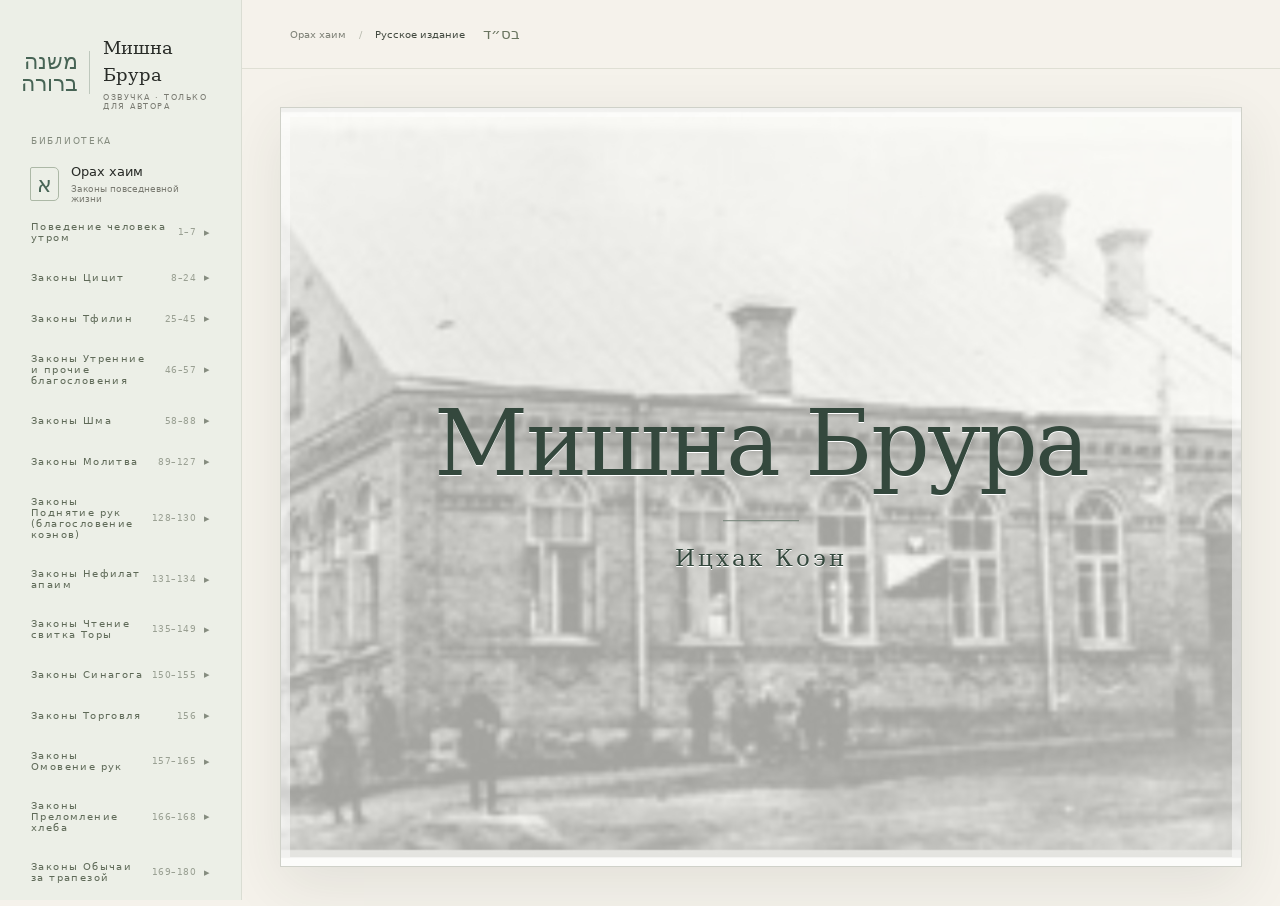
<file: golos/index.html>
<!doctype html>
<html lang="ru">
<head>
  <meta name="robots" content="noindex"><script>window.MB_RECORDER=true</script>
  <meta charset="utf-8"><meta name="viewport" content="width=device-width,initial-scale=1,viewport-fit=cover">
  <meta name="theme-color" content="#f5f2eb">
  
  <title>Озвучка · Мишна Брура</title>
  <link rel="icon" href="../icon.svg" type="image/svg+xml">
  <link rel="manifest" href="manifest.webmanifest">
  <link rel="stylesheet" href="../style.css?v=119">
<style>#donateBtn{display:none!important}</style></head>
<body>
<aside class="sidebar" id="sidebar" aria-label="Навигация по книге" tabindex="0">
  <a class="brand" href="#" aria-label="Мишна Брура, начало"><span class="brand-he" lang="he" dir="rtl">משנה<br>ברורה</span><span>Мишна Брура<small>ОЗВУЧКА · ТОЛЬКО ДЛЯ АВТОРА</small></span></a>
  <div class="side-caption">БИБЛИОТЕКА</div>
  <div class="book-nav"><span class="book-icon" aria-hidden="true">א</span><div>Орах хаим<small>Законы повседневной жизни</small></div></div>
  <div class="side-caption section-caption">ЕЖЕДНЕВНЫЕ ЗАКОНЫ</div>
  <div class="chapter-list"><button class="chapter-nav" data-chapter="1" aria-pressed="false"><span>1</span><span>Закон о раннем вставании по утрам<small lang="he" dir="rtl">א׳</small></span></button><button class="chapter-nav" data-chapter="2" aria-pressed="false"><span>2</span><span>Законы одевания<small lang="he" dir="rtl">ב׳</small></span></button><button class="chapter-nav" data-chapter="3" aria-pressed="false"><span>3</span><span>Правила поведения в уборной<small lang="he" dir="rtl">ג׳</small></span></button><button class="chapter-nav" data-chapter="4" aria-pressed="false"><span>4</span><span>Законы омовения рук<small lang="he" dir="rtl">ד׳</small></span></button><button class="chapter-nav" data-chapter="5" aria-pressed="false"><span>5</span><span>Намерение при произнесении благословений<small lang="he" dir="rtl">ה׳</small></span></button><button class="chapter-nav" data-chapter="6" aria-pressed="false"><span>6</span><span>Благословения «Ашер яцар» и «Элокай нешама»<small lang="he" dir="rtl">ו׳</small></span></button><button class="chapter-nav" data-chapter="7" aria-pressed="false"><span>7</span><span>Благословение «Ашер яцар» после отправления нужды<small lang="he" dir="rtl">ז׳</small></span></button><button class="chapter-nav" data-chapter="8" aria-pressed="false"><span>8</span><span>Законы цицит и облачения в талит<small lang="he" dir="rtl">ח׳</small></span></button><button class="chapter-nav" data-chapter="9" aria-pressed="false"><span>9</span><span>Какая одежда обязана иметь цицит<small lang="he" dir="rtl">ט׳</small></span></button><button class="chapter-nav" data-chapter="10" aria-pressed="false"><span>10</span><span>Законы углов талита<small lang="he" dir="rtl">י׳</small></span></button><button class="chapter-nav" data-chapter="11" aria-pressed="false"><span>11</span><span>Законы нитей цицит<small lang="he" dir="rtl">י״א</small></span></button><button class="chapter-nav" data-chapter="12" aria-pressed="false"><span>12</span><span>Что делает цицит непригодной<small lang="he" dir="rtl">י״ב</small></span></button><button class="chapter-nav" data-chapter="13" aria-pressed="false"><span>13</span><span>Законы цицит в Шаббат<small lang="he" dir="rtl">י״ג</small></span></button><button class="chapter-nav" data-chapter="14" aria-pressed="false"><span>14</span><span>Законы цицит, изготовленных неевреем или женщинами, и одолженного талита<small lang="he" dir="rtl">י״ד</small></span></button><button class="chapter-nav" data-chapter="15" aria-pressed="false"><span>15</span><span>Перенос цицит на другую одежду и порванный талит<small lang="he" dir="rtl">ט״ו</small></span></button><button class="chapter-nav" data-chapter="16" aria-pressed="false"><span>16</span><span>Размер талита, подлежащего заповеди цицит<small lang="he" dir="rtl">ט״ז</small></span></button><button class="chapter-nav" data-chapter="17" aria-pressed="false"><span>17</span><span>Кто обязан соблюдать заповедь цицит<small lang="he" dir="rtl">י״ז</small></span></button><button class="chapter-nav" data-chapter="18" aria-pressed="false"><span>18</span><span>Время исполнения заповеди цицит<small lang="he" dir="rtl">י״ח</small></span></button><button class="chapter-nav" data-chapter="19" aria-pressed="false"><span>19</span><span>Время произнесения благословения на цицит<small lang="he" dir="rtl">י״ט</small></span></button><button class="chapter-nav" data-chapter="20" aria-pressed="false"><span>20</span><span>Покупка и продажа талита с цицит<small lang="he" dir="rtl">כ׳</small></span></button><button class="chapter-nav" data-chapter="21" aria-pressed="false"><span>21</span><span>Обращение с оторвавшимися нитями цицит и старыми талитами<small lang="he" dir="rtl">כ״א</small></span></button><button class="chapter-nav" data-chapter="22" aria-pressed="false"><span>22</span><span>Благословение Шеэхеяну при изготовлении цицит<small lang="he" dir="rtl">כ״ב</small></span></button><button class="chapter-nav" data-chapter="23" aria-pressed="false"><span>23</span><span>Законы цицит на кладбище<small lang="he" dir="rtl">כ״ג</small></span></button><button class="chapter-nav" data-chapter="24" aria-pressed="false"><span>24</span><span>Как носить цицит, награда и наказание за заповедь<small lang="he" dir="rtl">כ״ד</small></span></button><button class="chapter-nav" data-chapter="25" aria-pressed="false"><span>25</span><span>Законы тфилин в частностях<small lang="he" dir="rtl">כ״ה</small></span></button><button class="chapter-nav" data-chapter="26" aria-pressed="false"><span>26</span><span>Только один из двух тфилин<small lang="he" dir="rtl">כ״ו</small></span></button><button class="chapter-nav" data-chapter="27" aria-pressed="false"><span>27</span><span>Наложение тфилин: место и способ<small lang="he" dir="rtl">כ״ז</small></span></button><button class="chapter-nav" data-chapter="28" aria-pressed="false"><span>28</span><span>Снятие тфилин<small lang="he" dir="rtl">כ״ח</small></span></button><button class="chapter-nav" data-chapter="29" aria-pressed="false"><span>29</span><span>Благословение при снятии тфилин<small lang="he" dir="rtl">כ״ט</small></span></button><button class="chapter-nav" data-chapter="30" aria-pressed="false"><span>30</span><span>Время надевания тфилин<small lang="he" dir="rtl">ל׳</small></span></button><button class="chapter-nav" data-chapter="31" aria-pressed="false"><span>31</span><span>Тфилин в Шаббат, Йом Тов и холь а-моэд<small lang="he" dir="rtl">ל״א</small></span></button><button class="chapter-nav" data-chapter="32" aria-pressed="false"><span>32</span><span>Порядок написания тфилин<small lang="he" dir="rtl">ל״ב</small></span></button><button class="chapter-nav" data-chapter="33" aria-pressed="false"><span>33</span><span>Починка тфилин и законы о ремнях<small lang="he" dir="rtl">ל״ג</small></span></button><button class="chapter-nav" data-chapter="34" aria-pressed="false"><span>34</span><span>Порядок вложения отрывков в тфилин; две пары тфилин<small lang="he" dir="rtl">ל״ד</small></span></button><button class="chapter-nav" data-chapter="35" aria-pressed="false"><span>35</span><span>Число строк в тфилин<small lang="he" dir="rtl">ל״ה</small></span></button><button class="chapter-nav" data-chapter="36" aria-pressed="false"><span>36</span><span>Тщательность в написании букв<small lang="he" dir="rtl">ל״ו</small></span></button><button class="chapter-nav" data-chapter="37" aria-pressed="false"><span>37</span><span>Время надевания тфилин<small lang="he" dir="rtl">ל״ז</small></span></button><button class="chapter-nav" data-chapter="38" aria-pressed="false"><span>38</span><span>Кто обязан в тфилин, а кто освобождён<small lang="he" dir="rtl">ל״ח</small></span></button><button class="chapter-nav" data-chapter="39" aria-pressed="false"><span>39</span><span>Кто пригоден писать тфилин и покупать у них<small lang="he" dir="rtl">ל״ט</small></span></button><button class="chapter-nav" data-chapter="40" aria-pressed="false"><span>40</span><span>Закон о том, как вести себя со святостью тфилин<small lang="he" dir="rtl">מ׳</small></span></button><button class="chapter-nav" data-chapter="41" aria-pressed="false"><span>41</span><span>Несущий груз: как поступать с тфилин<small lang="he" dir="rtl">מ״א</small></span></button><button class="chapter-nav" data-chapter="42" aria-pressed="false"><span>42</span><span>Разрешено ли переделывать тфилин руки в тфилин головы<small lang="he" dir="rtl">מ״ב</small></span></button><button class="chapter-nav" data-chapter="43" aria-pressed="false"><span>43</span><span>Как вести себя с тфилин при входе в уборную<small lang="he" dir="rtl">מ״ג</small></span></button><button class="chapter-nav" data-chapter="44" aria-pressed="false"><span>44</span><span>Запрет сна в тфилин<small lang="he" dir="rtl">מ״ד</small></span></button><button class="chapter-nav" data-chapter="45" aria-pressed="false"><span>45</span><span>Закон о тфилин на кладбище и в бане<small lang="he" dir="rtl">מ״ה</small></span></button></div>
  <div class="side-caption section-caption">МОЛИТВА</div>
  <div class="chapter-list"><button class="chapter-nav" data-chapter="46" aria-pressed="false"><span>46</span><span>Законы утренних благословений<small lang="he" dir="rtl">מ״ו</small></span></button><button class="chapter-nav" data-chapter="47" aria-pressed="false"><span>47</span><span>Законы благословения Торы<small lang="he" dir="rtl">מ״ז</small></span></button><button class="chapter-nav" data-chapter="48" aria-pressed="false"><span>48</span><span>Отрывок о тамиде и стихи жертвы Шаббата<small lang="he" dir="rtl">מ״ח</small></span></button><button class="chapter-nav" data-chapter="49" aria-pressed="false"><span>49</span><span>О том, что Шма можно читать наизусть<small lang="he" dir="rtl">מ״ט</small></span></button><button class="chapter-nav" data-chapter="50" aria-pressed="false"><span>50</span><span>Причина, по которой читают мишну «Эйзеѓу мекоман»<small lang="he" dir="rtl">נ</small></span></button><button class="chapter-nav" data-chapter="51" aria-pressed="false"><span>51</span><span>Законы от «Барух шеамар» до «Йиштабах»<small lang="he" dir="rtl">נא</small></span></button><button class="chapter-nav" data-chapter="52" aria-pressed="false"><span>52</span><span>Закон о том, кто задержался и пришёл в синагогу только к «Йиштабах»<small lang="he" dir="rtl">נ״ב</small></span></button><button class="chapter-nav" data-chapter="53" aria-pressed="false"><span>53</span><span>Закон о том, кто достоин проходить перед тевой<small lang="he" dir="rtl">נ״ג</small></span></button><button class="chapter-nav" data-chapter="54" aria-pressed="false"><span>54</span><span>Законы, относящиеся к «Йиштабах»<small lang="he" dir="rtl">נ״ד</small></span></button><button class="chapter-nav" data-chapter="55" aria-pressed="false"><span>55</span><span>Законы кадиша<small lang="he" dir="rtl">נ״ה</small></span></button><button class="chapter-nav" data-chapter="56" aria-pressed="false"><span>56</span><span>Закон об ответе на кадиш<small lang="he" dir="rtl">נ״ו</small></span></button><button class="chapter-nav" data-chapter="57" aria-pressed="false"><span>57</span><span>Закон о «Барху» и ответе на него<small lang="he" dir="rtl">נ״ז</small></span></button><button class="chapter-nav" data-chapter="58" aria-pressed="false"><span>58</span><span>Законы чтения Шма и его благословений<small lang="he" dir="rtl">נ״ח</small></span></button><button class="chapter-nav" data-chapter="59" aria-pressed="false"><span>59</span><span>Закон первого благословения — «Йоцер ор»<small lang="he" dir="rtl">נ״ט</small></span></button><button class="chapter-nav" data-chapter="60" aria-pressed="false"><span>60</span><span>Благословения чтения «Шма»; нужно ли намерение при исполнении заповедей<small lang="he" dir="rtl">ס׳</small></span></button><button class="chapter-nav" data-chapter="61" aria-pressed="false"><span>61</span><span>Насколько нужно быть точным и сосредоточенным при чтении «Шма»<small lang="he" dir="rtl">ס״א</small></span></button><button class="chapter-nav" data-chapter="62" aria-pressed="false"><span>62</span><span>Кто прочёл «Шма» неточно или не слыша себя<small lang="he" dir="rtl">ס״ב</small></span></button><button class="chapter-nav" data-chapter="63" aria-pressed="false"><span>63</span><span>Сидеть во время чтения «Шма» и не засыпать<small lang="he" dir="rtl">ס״ג</small></span></button><button class="chapter-nav" data-chapter="64" aria-pressed="false"><span>64</span><span>Ошибка при чтении «Шма»<small lang="he" dir="rtl">ס״ד</small></span></button><button class="chapter-nav" data-chapter="65" aria-pressed="false"><span>65</span><span>Вошедший в синагогу, когда община читает Шма, и прервавший чтение Шма<small lang="he" dir="rtl">ס״ה</small></span></button><button class="chapter-nav" data-chapter="66" aria-pressed="false"><span>66</span><span>Где можно прерываться во время Шма и её благословений и где нельзя<small lang="he" dir="rtl">ס״ו</small></span></button><button class="chapter-nav" data-chapter="67" aria-pressed="false"><span>67</span><span>Сомнение, прочитал ли человек Шма<small lang="he" dir="rtl">ס״ז</small></span></button><button class="chapter-nav" data-chapter="68" aria-pressed="false"><span>68</span><span>Не делать перерыва пиютами<small lang="he" dir="rtl">ס״ח</small></span></button><button class="chapter-nav" data-chapter="69" aria-pressed="false"><span>69</span><span>Закон «порес аль Шма»<small lang="he" dir="rtl">ס״ט</small></span></button><button class="chapter-nav" data-chapter="70" aria-pressed="false"><span>70</span><span>Кто освобождён от чтения Шма<small lang="he" dir="rtl">ע׳</small></span></button><button class="chapter-nav" data-chapter="71" aria-pressed="false"><span>71</span><span>Скорбящий и занимающиеся умершим освобождены от чтения «Шма»<small lang="he" dir="rtl">ע״א</small></span></button><button class="chapter-nav" data-chapter="72" aria-pressed="false"><span>72</span><span>Закон о несущих носилки, утешающих и провожающих умершего<small lang="he" dir="rtl">ע״ב</small></span></button><button class="chapter-nav" data-chapter="73" aria-pressed="false"><span>73</span><span>Как вести себя тому, кто спит с женой и детьми<small lang="he" dir="rtl">ע״ג</small></span></button><button class="chapter-nav" data-chapter="74" aria-pressed="false"><span>74</span><span>Не произносить благословение, когда части его тела видят наготу<small lang="he" dir="rtl">ע״ד</small></span></button><button class="chapter-nav" data-chapter="75" aria-pressed="false"><span>75</span><span>Остерегаться во время чтения «Шма» открытых волос и голоса женщины, а также не читать его напротив наготы<small lang="he" dir="rtl">ע״ה</small></span></button><button class="chapter-nav" data-chapter="76" aria-pressed="false"><span>76</span><span>Остерегаться испражнений во время чтения «Шма»<small lang="he" dir="rtl">ע״ו</small></span></button><button class="chapter-nav" data-chapter="77" aria-pressed="false"><span>77</span><span>Не читать напротив мочи<small lang="he" dir="rtl">ע״ז</small></span></button><button class="chapter-nav" data-chapter="78" aria-pressed="false"><span>78</span><span>Если во время чтения «Шма» понадобилось помочиться<small lang="he" dir="rtl">ע״ח</small></span></button><button class="chapter-nav" data-chapter="79" aria-pressed="false"><span>79</span><span>Если во время чтения оказались нечистоты<small lang="he" dir="rtl">ע״ט</small></span></button><button class="chapter-nav" data-chapter="80" aria-pressed="false"><span>80</span><span>Тот, кто не может удержаться от выпускания газов<small lang="he" dir="rtl">פ׳</small></span></button><button class="chapter-nav" data-chapter="81" aria-pressed="false"><span>81</span><span>Кал и моча малолетнего ребёнка<small lang="he" dir="rtl">פ״א</small></span></button><button class="chapter-nav" data-chapter="82" aria-pressed="false"><span>82</span><span>Закон о высохших испражнениях<small lang="he" dir="rtl">פ״ב</small></span></button><button class="chapter-nav" data-chapter="83" aria-pressed="false"><span>83</span><span>Уборная и чтение «Шма»<small lang="he" dir="rtl">פ״ג</small></span></button><button class="chapter-nav" data-chapter="84" aria-pressed="false"><span>84</span><span>Чтение «Шма» в бане<small lang="he" dir="rtl">פ״ד</small></span></button><button class="chapter-nav" data-chapter="85" aria-pressed="false"><span>85</span><span>Места, где запрещено читать «Шма»<small lang="he" dir="rtl">פ״ה</small></span></button><button class="chapter-nav" data-chapter="86" aria-pressed="false"><span>86</span><span>Отдаление от зловонной воды<small lang="he" dir="rtl">פ״ו</small></span></button><button class="chapter-nav" data-chapter="87" aria-pressed="false"><span>87</span><span>Насколько нужно отдалиться при чтении Шма от сосуда с нечистотами<small lang="he" dir="rtl">פ״ז</small></span></button><button class="chapter-nav" data-chapter="88" aria-pressed="false"><span>88</span><span>Баал кери разрешено читать Шма<small lang="he" dir="rtl">פ״ח</small></span></button><button class="chapter-nav" data-chapter="89" aria-pressed="false"><span>89</span><span>Законы молитвы и её времени<small lang="he" dir="rtl">פ״ט</small></span></button><button class="chapter-nav" data-chapter="90" aria-pressed="false"><span>90</span><span>Место, подходящее для молитвы с общиной, и закон идущего в пути<small lang="he" dir="rtl">צ׳</small></span></button><button class="chapter-nav" data-chapter="91" aria-pressed="false"><span>91</span><span>Подпоясаться и покрыть голову во время молитвы<small lang="he" dir="rtl">צ״א</small></span></button><button class="chapter-nav" data-chapter="92" aria-pressed="false"><span>92</span><span>Нуждающийся справить нужду; омовение для молитвы и прочие приготовления к ней<small lang="he" dir="rtl">צ״ב</small></span></button><button class="chapter-nav" data-chapter="93" aria-pressed="false"><span>93</span><span>Перед молитвой нужно немного выждать<small lang="he" dir="rtl">צ״ג</small></span></button><button class="chapter-nav" data-chapter="94" aria-pressed="false"><span>94</span><span>Нужно направлять сердце в сторону Земли Исраэля; закон едущего верхом или сидящего в повозке<small lang="he" dir="rtl">צ״ד</small></span></button><button class="chapter-nav" data-chapter="95" aria-pressed="false"><span>95</span><span>Положение частей тела во время молитвы<small lang="he" dir="rtl">צ״ה</small></span></button><button class="chapter-nav" data-chapter="96" aria-pressed="false"><span>96</span><span>Избегать всех помех, чтобы молиться с сосредоточенностью<small lang="he" dir="rtl">צ״ו</small></span></button><button class="chapter-nav" data-chapter="97" aria-pressed="false"><span>97</span><span>Не рыгать и не зевать во время молитвы<small lang="he" dir="rtl">צ״ז</small></span></button><button class="chapter-nav" data-chapter="98" aria-pressed="false"><span>98</span><span>Нужно молиться с сосредоточенностью<small lang="he" dir="rtl">צ״ח</small></span></button><button class="chapter-nav" data-chapter="99" aria-pressed="false"><span>99</span><span>Закон о подвыпившем и пьяном при молитве<small lang="he" dir="rtl">צ״ט</small></span></button><button class="chapter-nav" data-chapter="100" aria-pressed="false"><span>100</span><span>Молитву праздника необходимо предварительно подготовить<small lang="he" dir="rtl">ק׳</small></span></button><button class="chapter-nav" data-chapter="101" aria-pressed="false"><span>101</span><span>Нужно сосредотачиваться во всех благословениях, и можно молиться на любом языке<small lang="he" dir="rtl">ק״א</small></span></button><button class="chapter-nav" data-chapter="102" aria-pressed="false"><span>102</span><span>Запрет мешать молящемуся<small lang="he" dir="rtl">ק״ב</small></span></button><button class="chapter-nav" data-chapter="103" aria-pressed="false"><span>103</span><span>О появлении запаха или чихании во время молитвы<small lang="he" dir="rtl">ק״ג</small></span></button><button class="chapter-nav" data-chapter="104" aria-pressed="false"><span>104</span><span>Не прерывать молитву<small lang="he" dir="rtl">ק״ד</small></span></button><button class="chapter-nav" data-chapter="105" aria-pressed="false"><span>105</span><span>Закон о том, кто молится две молитвы<small lang="he" dir="rtl">ק״ה</small></span></button><button class="chapter-nav" data-chapter="106" aria-pressed="false"><span>106</span><span>Кто освобождён от молитвы<small lang="he" dir="rtl">ק״ו</small></span></button><button class="chapter-nav" data-chapter="107" aria-pressed="false"><span>107</span><span>Сомнение, молился ли человек, и добровольная молитва<small lang="he" dir="rtl">ק״ז</small></span></button><button class="chapter-nav" data-chapter="108" aria-pressed="false"><span>108</span><span>Тот, кто не помолился по ошибке, по принуждению или намеренно<small lang="he" dir="rtl">ק״ח</small></span></button><button class="chapter-nav" data-chapter="109" aria-pressed="false"><span>109</span><span>Закон о том, как отдельному человеку вести себя, чтобы согласовать свою молитву с молитвой общины<small lang="he" dir="rtl">ק״ט</small></span></button><button class="chapter-nav" data-chapter="110" aria-pressed="false"><span>110</span><span>Отправляющийся в путь и работники: какую молитву они читают, и порядок молитвы путника<small lang="he" dir="rtl">ק״י</small></span></button><button class="chapter-nav" data-chapter="111" aria-pressed="false"><span>111</span><span>Закон о присоединении благословения об избавлении к молитве<small lang="he" dir="rtl">קי״א</small></span></button><button class="chapter-nav" data-chapter="112" aria-pressed="false"><span>112</span><span>Не прерывать молитву ни в первых трёх, ни в последних трёх благословениях<small lang="he" dir="rtl">קי״ב</small></span></button><button class="chapter-nav" data-chapter="113" aria-pressed="false"><span>113</span><span>Законы поклонов в молитве «Шмоне эсре»<small lang="he" dir="rtl">קי״ג</small></span></button><button class="chapter-nav" data-chapter="114" aria-pressed="false"><span>114</span><span>Упоминание ветра, дождя и росы<small lang="he" dir="rtl">קי״ד</small></span></button><button class="chapter-nav" data-chapter="115" aria-pressed="false"><span>115</span><span>Смысл благословения «Ата хонен»<small lang="he" dir="rtl">קט״ו</small></span></button><button class="chapter-nav" data-chapter="116" aria-pressed="false"><span>116</span><span>Толкование благословения «Рфаэну»<small lang="he" dir="rtl">קט״ז</small></span></button><button class="chapter-nav" data-chapter="117" aria-pressed="false"><span>117</span><span>Законы благословения «Биркат а-Шаним»<small lang="he" dir="rtl">קי״ז</small></span></button><button class="chapter-nav" data-chapter="118" aria-pressed="false"><span>118</span><span>Завершение благословения «Ѓашива шофтену»<small lang="he" dir="rtl">קי״ח</small></span></button><button class="chapter-nav" data-chapter="119" aria-pressed="false"><span>119</span><span>Закон о желающем добавить в благословения<small lang="he" dir="rtl">קי״ט</small></span></button><button class="chapter-nav" data-chapter="120" aria-pressed="false"><span>120</span><span>Произнесение «Рецэ» в каждой молитве<small lang="he" dir="rtl">ק״כ</small></span></button><button class="chapter-nav" data-chapter="121" aria-pressed="false"><span>121</span><span>Законы благословения «Модим»<small lang="he" dir="rtl">קכ״א</small></span></button><button class="chapter-nav" data-chapter="122" aria-pressed="false"><span>122</span><span>Законы между «Шмоне эсре» и «Йиѓью ле-рацон»<small lang="he" dir="rtl">קכ״ב</small></span></button><button class="chapter-nav" data-chapter="123" aria-pressed="false"><span>123</span><span>Законы поклонов при завершении Шмоне эсре<small lang="he" dir="rtl">קכ״ג</small></span></button><button class="chapter-nav" data-chapter="124" aria-pressed="false"><span>124</span><span>Закон о поведении ведущего молитву во время Шмоне эсре и об ответе «амен»<small lang="he" dir="rtl">קכ״ד</small></span></button><button class="chapter-nav" data-chapter="125" aria-pressed="false"><span>125</span><span>Законы кедуши<small lang="he" dir="rtl">קכ״ה</small></span></button><button class="chapter-nav" data-chapter="126" aria-pressed="false"><span>126</span><span>Закон о ведущем молитву, который ошибся<small lang="he" dir="rtl">קכ״ו</small></span></button><button class="chapter-nav" data-chapter="127" aria-pressed="false"><span>127</span><span>Закон о «Модим де-рабанан»<small lang="he" dir="rtl">קכ״ז</small></span></button><button class="chapter-nav" data-chapter="128" aria-pressed="false"><span>128</span><span>Благословение коэнов и то, что делает коэна непригодным<small lang="he" dir="rtl">קכ״ח</small></span></button><button class="chapter-nav" data-chapter="129" aria-pressed="false"><span>129</span><span>В каких молитвах коэны благословляют народ<small lang="he" dir="rtl">קכ״ט</small></span></button><button class="chapter-nav" data-chapter="130" aria-pressed="false"><span>130</span><span>Молитва «Рибоно шель олам», произносимая во время благословения коэнов<small lang="he" dir="rtl">ק״ל</small></span></button><button class="chapter-nav" data-chapter="131" aria-pressed="false"><span>131</span><span>Законы падения ниц после молитвы (нефилат апаим)<small lang="he" dir="rtl">קל״א</small></span></button><button class="chapter-nav" data-chapter="132" aria-pressed="false"><span>132</span><span>Законы кедуши «У-ва ле-Цион»<small lang="he" dir="rtl">קל״ב</small></span></button><button class="chapter-nav" data-chapter="133" aria-pressed="false"><span>133</span><span>Закон о «Барху» в Шаббат<small lang="he" dir="rtl">קל״ג</small></span></button><button class="chapter-nav" data-chapter="134" aria-pressed="false"><span>134</span><span>«Ве-ѓу рахум» и поднятие свитка Торы<small lang="he" dir="rtl">קל״ד</small></span></button></div>
  <div class="side-caption section-caption">СИНАГОГА</div>
  <div class="chapter-list"><button class="chapter-nav" data-chapter="135" aria-pressed="false"><span>135</span><span>Порядок чтения Торы в понедельник и четверг<small lang="he" dir="rtl">קל״ה</small></span></button><button class="chapter-nav" data-chapter="136" aria-pressed="false"><span>136</span><span>Кого вызывают к свитку Торы в Шаббат<small lang="he" dir="rtl">קל״ו</small></span></button><button class="chapter-nav" data-chapter="137" aria-pressed="false"><span>137</span><span>Сколько стихов читать каждому вызванному<small lang="he" dir="rtl">קל״ז</small></span></button><button class="chapter-nav" data-chapter="138" aria-pressed="false"><span>138</span><span>Не оставлять в разделе менее трёх стихов<small lang="he" dir="rtl">קל״ח</small></span></button><button class="chapter-nav" data-chapter="139" aria-pressed="false"><span>139</span><span>Порядок чтения Торы и благословения над ней<small lang="he" dir="rtl">קל״ט</small></span></button><button class="chapter-nav" data-chapter="140" aria-pressed="false"><span>140</span><span>Законы перерыва при благословении Торы<small lang="he" dir="rtl">ק״מ</small></span></button><button class="chapter-nav" data-chapter="141" aria-pressed="false"><span>141</span><span>Законы чтеца и подсказчика<small lang="he" dir="rtl">קמ״א</small></span></button><button class="chapter-nav" data-chapter="142" aria-pressed="false"><span>142</span><span>Закон о том, кто прочёл и ошибся, и о месте, где нет никого, кто умеет читать точно<small lang="he" dir="rtl">קמ״ב</small></span></button><button class="chapter-nav" data-chapter="143" aria-pressed="false"><span>143</span><span>Закон о том, если в свитке Торы найдена ошибка, и прочие законы о свитке<small lang="he" dir="rtl">קמ״ג</small></span></button><button class="chapter-nav" data-chapter="144" aria-pressed="false"><span>144</span><span>Запрет перескакивать при чтении Торы с одной темы на другую; законы Ѓафтары<small lang="he" dir="rtl">קמ״ד</small></span></button><button class="chapter-nav" data-chapter="145" aria-pressed="false"><span>145</span><span>Законы о переводчике при чтении Торы<small lang="he" dir="rtl">קמ״ה</small></span></button><button class="chapter-nav" data-chapter="146" aria-pressed="false"><span>146</span><span>Запрет разговоров во время чтения Торы<small lang="he" dir="rtl">קמ״ו</small></span></button><button class="chapter-nav" data-chapter="147" aria-pressed="false"><span>147</span><span>Законы сворачивания свитка Торы<small lang="he" dir="rtl">קמ״ז</small></span></button><button class="chapter-nav" data-chapter="148" aria-pressed="false"><span>148</span><span>Запрет шалиах-цибуру снимать покрытие с бимы<small lang="he" dir="rtl">קמ״ח</small></span></button><button class="chapter-nav" data-chapter="149" aria-pressed="false"><span>149</span><span>Община не выходит из синагоги, пока не уберут свиток Торы<small lang="he" dir="rtl">קמ״ט</small></span></button><button class="chapter-nav" data-chapter="150" aria-pressed="false"><span>150</span><span>Строительство синагоги и требование, чтобы она была высокой<small lang="he" dir="rtl">ק״ן</small></span></button><button class="chapter-nav" data-chapter="151" aria-pressed="false"><span>151</span><span>Законы о святости синагоги<small lang="he" dir="rtl">קנ״א</small></span></button><button class="chapter-nav" data-chapter="152" aria-pressed="false"><span>152</span><span>Запрет разрушать синагогу<small lang="he" dir="rtl">קנ״ב</small></span></button><button class="chapter-nav" data-chapter="153" aria-pressed="false"><span>153</span><span>Законы о строительстве синагоги<small lang="he" dir="rtl">קנ״ג</small></span></button><button class="chapter-nav" data-chapter="154" aria-pressed="false"><span>154</span><span>Принадлежности святыни и свечи синагоги<small lang="he" dir="rtl">קנ״ד</small></span></button><button class="chapter-nav" data-chapter="155" aria-pressed="false"><span>155</span><span>Переход из синагоги в дом учения<small lang="he" dir="rtl">קנ״ה</small></span></button><button class="chapter-nav" data-chapter="156" aria-pressed="false"><span>156</span><span>Порядок ведения торговых дел<small lang="he" dir="rtl">קנ״ו</small></span></button></div>
  <div class="side-caption section-caption">ОМОВЕНИЕ РУК</div>
  <div class="chapter-list"><button class="chapter-nav" data-chapter="157" aria-pressed="false"><span>157</span><span>Время основной трапезы<small lang="he" dir="rtl">קנ״ז</small></span></button><button class="chapter-nav" data-chapter="158" aria-pressed="false"><span>158</span><span>Омовение рук перед трапезой<small lang="he" dir="rtl">קנ״ח</small></span></button><button class="chapter-nav" data-chapter="159" aria-pressed="false"><span>159</span><span>Сосуды и способ омовения рук<small lang="he" dir="rtl">קנ״ט</small></span></button><button class="chapter-nav" data-chapter="160" aria-pressed="false"><span>160</span><span>Вода, пригодная для омовения рук<small lang="he" dir="rtl">ק״ס</small></span></button><button class="chapter-nav" data-chapter="161" aria-pressed="false"><span>161</span><span>Законы преграды при омовении рук<small lang="he" dir="rtl">קס״א</small></span></button><button class="chapter-nav" data-chapter="162" aria-pressed="false"><span>162</span><span>Поднятие и растирание рук при омовении<small lang="he" dir="rtl">קס״ב</small></span></button><button class="chapter-nav" data-chapter="163" aria-pressed="false"><span>163</span><span>Закон о том, у кого нет воды, и о кормящем других<small lang="he" dir="rtl">קס״ג</small></span></button><button class="chapter-nav" data-chapter="164" aria-pressed="false"><span>164</span><span>Условие при омовении рук<small lang="he" dir="rtl">קס״ד</small></span></button><button class="chapter-nav" data-chapter="165" aria-pressed="false"><span>165</span><span>Справивший нужду перед едой<small lang="he" dir="rtl">קס״ה</small></span></button><button class="chapter-nav" data-chapter="166" aria-pressed="false"><span>166</span><span>Перерыв между омовением и «а-Моци»<small lang="he" dir="rtl">קס״ו</small></span></button></div>
  <div class="side-caption section-caption">БЛАГОСЛОВЕНИЯ</div>
  <div class="chapter-list"><button class="chapter-nav" data-chapter="167" aria-pressed="false"><span>167</span><span>Место и время разламывания хлеба и кто его разламывает<small lang="he" dir="rtl">קס״ז</small></span></button><button class="chapter-nav" data-chapter="168" aria-pressed="false"><span>168</span><span>На какие виды хлеба произносят благословение «а-Моци»<small lang="he" dir="rtl">קס״ח</small></span></button><button class="chapter-nav" data-chapter="169" aria-pressed="false"><span>169</span><span>Прислуживающий за трапезой<small lang="he" dir="rtl">קס״ט</small></span></button><button class="chapter-nav" data-chapter="170" aria-pressed="false"><span>170</span><span>Слова назидания о том, как человеку вести себя за трапезой<small lang="he" dir="rtl">ק״ע</small></span></button><button class="chapter-nav" data-chapter="171" aria-pressed="false"><span>171</span><span>Уважение к пище<small lang="he" dir="rtl">קע״א</small></span></button><button class="chapter-nav" data-chapter="172" aria-pressed="false"><span>172</span><span>Пища или напиток во рту без благословения<small lang="he" dir="rtl">קע״ב</small></span></button><button class="chapter-nav" data-chapter="173" aria-pressed="false"><span>173</span><span>Промежуточное омовение рук<small lang="he" dir="rtl">קע״ג</small></span></button><button class="chapter-nav" data-chapter="174" aria-pressed="false"><span>174</span><span>Благословение на вино во время трапезы<small lang="he" dir="rtl">קע״ד</small></span></button><button class="chapter-nav" data-chapter="175" aria-pressed="false"><span>175</span><span>«А-Тов ве-а-Метив» на вино<small lang="he" dir="rtl">קע״ה</small></span></button><button class="chapter-nav" data-chapter="176" aria-pressed="false"><span>176</span><span>Хлеб освобождает от благословения на парперет<small lang="he" dir="rtl">קע״ו</small></span></button><button class="chapter-nav" data-chapter="177" aria-pressed="false"><span>177</span><span>Какой закон для блюд, подаваемых во время и после трапезы<small lang="he" dir="rtl">קע״ז</small></span></button><button class="chapter-nav" data-chapter="178" aria-pressed="false"><span>178</span><span>Что считается перерывом в трапезе<small lang="he" dir="rtl">קע״ח</small></span></button><button class="chapter-nav" data-chapter="179" aria-pressed="false"><span>179</span><span>Что считается отвлечением внимания (ѓесех ѓа-даат) во время трапезы, после которого нужно снова произнести благословение<small lang="he" dir="rtl">קע״ט</small></span></button><button class="chapter-nav" data-chapter="180" aria-pressed="false"><span>180</span><span>Хлебные крошки<small lang="he" dir="rtl">ק״פ</small></span></button><button class="chapter-nav" data-chapter="181" aria-pressed="false"><span>181</span><span>Маим ахароним<small lang="he" dir="rtl">קפ״א</small></span></button><button class="chapter-nav" data-chapter="182" aria-pressed="false"><span>182</span><span>Бокал для Биркат а-Мазон<small lang="he" dir="rtl">קפ״ב</small></span></button><button class="chapter-nav" data-chapter="183" aria-pressed="false"><span>183</span><span>Как держать бокал при Биркат а-Мазон<small lang="he" dir="rtl">קפ״ג</small></span></button><button class="chapter-nav" data-chapter="184" aria-pressed="false"><span>184</span><span>Благословение нужно произносить на месте трапезы, и до какого времени может благословить забывший<small lang="he" dir="rtl">קפ״ד</small></span></button><button class="chapter-nav" data-chapter="185" aria-pressed="false"><span>185</span><span>Произнесение Биркат а-Мазон вслух и другие подробности<small lang="he" dir="rtl">קפ״ה</small></span></button><button class="chapter-nav" data-chapter="186" aria-pressed="false"><span>186</span><span>Обязаны ли женщины и малолетние произносить Биркат а-Мазон<small lang="he" dir="rtl">קפ״ו</small></span></button><button class="chapter-nav" data-chapter="187" aria-pressed="false"><span>187</span><span>Точность формулы Биркат а-Мазон<small lang="he" dir="rtl">קפ״ז</small></span></button><button class="chapter-nav" data-chapter="188" aria-pressed="false"><span>188</span><span>Третье благословение Биркат а-Мазон; Шаббат, праздники и ошибки в Биркат а-Мазон<small lang="he" dir="rtl">קפ״ח</small></span></button><button class="chapter-nav" data-chapter="189" aria-pressed="false"><span>189</span><span>Четвёртое благословение Биркат а-Мазон и его текст<small lang="he" dir="rtl">קפ״ט</small></span></button><button class="chapter-nav" data-chapter="190" aria-pressed="false"><span>190</span><span>Питьё вина после Биркат а-Мазон: порядок и благословения<small lang="he" dir="rtl">ק״צ</small></span></button><button class="chapter-nav" data-chapter="191" aria-pressed="false"><span>191</span><span>Обязаны ли работники произносить благословение<small lang="he" dir="rtl">קצ״א</small></span></button><button class="chapter-nav" data-chapter="192" aria-pressed="false"><span>192</span><span>Зимун для трёх и десяти участников трапезы<small lang="he" dir="rtl">קצ״ב</small></span></button><button class="chapter-nav" data-chapter="193" aria-pressed="false"><span>193</span><span>Объединяются ли для зимуна или нет<small lang="he" dir="rtl">קצ״ג</small></span></button><button class="chapter-nav" data-chapter="194" aria-pressed="false"><span>194</span><span>Трое, которые ели вместе и разошлись: закон зимуна<small lang="he" dir="rtl">קצ״ד</small></span></button><button class="chapter-nav" data-chapter="195" aria-pressed="false"><span>195</span><span>Две группы, едящие в разных местах: объединяются ли они для зимуна<small lang="he" dir="rtl">קצ״ה</small></span></button><button class="chapter-nav" data-chapter="196" aria-pressed="false"><span>196</span><span>Съевший запрещённое: присоединяется ли он к зимуну<small lang="he" dir="rtl">קצ״ו</small></span></button><button class="chapter-nav" data-chapter="197" aria-pressed="false"><span>197</span><span>Присоединение к зимуну троих или десятерых<small lang="he" dir="rtl">קצ״ז</small></span></button><button class="chapter-nav" data-chapter="198" aria-pressed="false"><span>198</span><span>Вошедший к троим, которые ели<small lang="he" dir="rtl">קצ״ח</small></span></button><button class="chapter-nav" data-chapter="199" aria-pressed="false"><span>199</span><span>Над кем произносят зимун, а над кем нет<small lang="he" dir="rtl">קצ״ט</small></span></button><button class="chapter-nav" data-chapter="200" aria-pressed="false"><span>200</span><span>Закон прерывающегося ради благословения<small lang="he" dir="rtl">ר׳</small></span></button><button class="chapter-nav" data-chapter="201" aria-pressed="false"><span>201</span><span>Кому поручают произносить Биркат а-Мазон<small lang="he" dir="rtl">ר״א</small></span></button><button class="chapter-nav" data-chapter="202" aria-pressed="false"><span>202</span><span>Законы благословения на плоды деревьев<small lang="he" dir="rtl">ר״ב</small></span></button><button class="chapter-nav" data-chapter="203" aria-pressed="false"><span>203</span><span>Благословение на плоды земли<small lang="he" dir="rtl">ר״ג</small></span></button><button class="chapter-nav" data-chapter="204" aria-pressed="false"><span>204</span><span>Законы благословений на остальные продукты<small lang="he" dir="rtl">ר״ד</small></span></button><button class="chapter-nav" data-chapter="205" aria-pressed="false"><span>205</span><span>Благословение на овощи<small lang="he" dir="rtl">ר״ה</small></span></button><button class="chapter-nav" data-chapter="206" aria-pressed="false"><span>206</span><span>Законы перерыва и ошибки в благословении над плодами<small lang="he" dir="rtl">ר״ו</small></span></button><button class="chapter-nav" data-chapter="207" aria-pressed="false"><span>207</span><span>Закон о заключительном благословении над плодами<small lang="he" dir="rtl">ר״ז</small></span></button><button class="chapter-nav" data-chapter="208" aria-pressed="false"><span>208</span><span>Закон о благословении «Меэйн шалош» после пяти видов плодов и пяти видов злаков<small lang="he" dir="rtl">ר״ח</small></span></button><button class="chapter-nav" data-chapter="209" aria-pressed="false"><span>209</span><span>Закон об ошибке и сомнении в благословении над вином<small lang="he" dir="rtl">ר״ט</small></span></button><button class="chapter-nav" data-chapter="210" aria-pressed="false"><span>210</span><span>Каков закон для того, кто ест менее кезайта<small lang="he" dir="rtl">ר״י</small></span></button><button class="chapter-nav" data-chapter="211" aria-pressed="false"><span>211</span><span>Законы первенства в благословении над плодами<small lang="he" dir="rtl">רי״א</small></span></button><button class="chapter-nav" data-chapter="212" aria-pressed="false"><span>212</span><span>Благословение над основным освобождает второстепенное<small lang="he" dir="rtl">רי״ב</small></span></button><button class="chapter-nav" data-chapter="213" aria-pressed="false"><span>213</span><span>Исполнивший обязанность — освобождает ли других<small lang="he" dir="rtl">רי״ג</small></span></button><button class="chapter-nav" data-chapter="214" aria-pressed="false"><span>214</span><span>В каждом благословении должны быть Имя и царство<small lang="he" dir="rtl">רי״ד</small></span></button><button class="chapter-nav" data-chapter="215" aria-pressed="false"><span>215</span><span>Ответ «амен» после благословений<small lang="he" dir="rtl">רט״ו</small></span></button><button class="chapter-nav" data-chapter="216" aria-pressed="false"><span>216</span><span>Законы благословения на запах<small lang="he" dir="rtl">רט״ז</small></span></button><button class="chapter-nav" data-chapter="217" aria-pressed="false"><span>217</span><span>Благословение на благовония и курения<small lang="he" dir="rtl">רי״ז</small></span></button><button class="chapter-nav" data-chapter="218" aria-pressed="false"><span>218</span><span>Благословения на чудеса<small lang="he" dir="rtl">רי״ח</small></span></button><button class="chapter-nav" data-chapter="219" aria-pressed="false"><span>219</span><span>Благословение благодарения отдельного человека<small lang="he" dir="rtl">רי״ט</small></span></button><button class="chapter-nav" data-chapter="220" aria-pressed="false"><span>220</span><span>Улучшение сновидения и пост из-за сновидения<small lang="he" dir="rtl">ר״כ</small></span></button><button class="chapter-nav" data-chapter="221" aria-pressed="false"><span>221</span><span>Благословение благодарности за дожди<small lang="he" dir="rtl">רכ״א</small></span></button><button class="chapter-nav" data-chapter="222" aria-pressed="false"><span>222</span><span>Благословение благодарности за хорошее и плохое<small lang="he" dir="rtl">רכ״ב</small></span></button><button class="chapter-nav" data-chapter="223" aria-pressed="false"><span>223</span><span>Что произносит тот, у кого жена родила, или умер тот, от кого он наследует, или кто построил новый дом или купил новые вещи<small lang="he" dir="rtl">רכ״ג</small></span></button><button class="chapter-nav" data-chapter="224" aria-pressed="false"><span>224</span><span>Законы отдельных благословений<small lang="he" dir="rtl">רכ״ד</small></span></button><button class="chapter-nav" data-chapter="225" aria-pressed="false"><span>225</span><span>Законы благословения «Шеэхеяну»<small lang="he" dir="rtl">רכ״ה</small></span></button><button class="chapter-nav" data-chapter="226" aria-pressed="false"><span>226</span><span>Благословение при виде цветущих плодовых деревьев<small lang="he" dir="rtl">רכ״ו</small></span></button><button class="chapter-nav" data-chapter="227" aria-pressed="false"><span>227</span><span>Благословение на «зикин»<small lang="he" dir="rtl">רכ״ז</small></span></button><button class="chapter-nav" data-chapter="228" aria-pressed="false"><span>228</span><span>Благословение на моря, реки, горы и холмы<small lang="he" dir="rtl">רכ״ח</small></span></button><button class="chapter-nav" data-chapter="229" aria-pressed="false"><span>229</span><span>Благословение при виде радуги и солнца в момент его текуфы<small lang="he" dir="rtl">רכ״ט</small></span></button><button class="chapter-nav" data-chapter="230" aria-pressed="false"><span>230</span><span>Законы некоторых отдельных благословений<small lang="he" dir="rtl">ר״ל</small></span></button><button class="chapter-nav" data-chapter="231" aria-pressed="false"><span>231</span><span>Все его намерения должны быть ради Небес<small lang="he" dir="rtl">רל״א</small></span></button></div>
  <div class="side-caption section-caption">МИНХА И МААРИВ</div>
  <div class="chapter-list"><button class="chapter-nav" data-chapter="232" aria-pressed="false"><span>232</span><span>Что запрещено делать перед молитвой Минха<small lang="he" dir="rtl">רל״ב</small></span></button><button class="chapter-nav" data-chapter="233" aria-pressed="false"><span>233</span><span>Время молитвы Минха<small lang="he" dir="rtl">רל״ג</small></span></button><button class="chapter-nav" data-chapter="234" aria-pressed="false"><span>234</span><span>Закон о том, кто хочет помолиться Минху гдола и Минху ктана<small lang="he" dir="rtl">רל״ד</small></span></button><button class="chapter-nav" data-chapter="235" aria-pressed="false"><span>235</span><span>Время чтения вечернего Шма<small lang="he" dir="rtl">רל״ה</small></span></button><button class="chapter-nav" data-chapter="236" aria-pressed="false"><span>236</span><span>Благословения чтения Шма в вечерней молитве<small lang="he" dir="rtl">רל״ו</small></span></button><button class="chapter-nav" data-chapter="237" aria-pressed="false"><span>237</span><span>Порядок вечерней молитвы<small lang="he" dir="rtl">רל״ז</small></span></button><button class="chapter-nav" data-chapter="238" aria-pressed="false"><span>238</span><span>Установление времени для Торы ночью<small lang="he" dir="rtl">רל״ח</small></span></button><button class="chapter-nav" data-chapter="239" aria-pressed="false"><span>239</span><span>Закон о чтении Шма на ложе<small lang="he" dir="rtl">רל״ט</small></span></button><button class="chapter-nav" data-chapter="240" aria-pressed="false"><span>240</span><span>Как вести себя человеку в супружеской близости<small lang="he" dir="rtl">ר״מ</small></span></button><button class="chapter-nav" data-chapter="241" aria-pressed="false"><span>241</span><span>Не мочиться обнажённым перед своей постелью<small lang="he" dir="rtl">רמ״א</small></span></button></div>
  <div class="side-caption section-caption">ШАББАТ</div>
  <div class="chapter-list"><button class="chapter-nav" data-chapter="242" aria-pressed="false"><span>242</span><span>Почитание Шаббата<small lang="he" dir="rtl">רמ״ב</small></span></button><button class="chapter-nav" data-chapter="243" aria-pressed="false"><span>243</span><span>Сдача поля и бани нееврею<small lang="he" dir="rtl">רמ״ג</small></span></button><button class="chapter-nav" data-chapter="244" aria-pressed="false"><span>244</span><span>Какие работы нееврей может выполнять для еврея<small lang="he" dir="rtl">רמ״ד</small></span></button><button class="chapter-nav" data-chapter="245" aria-pressed="false"><span>245</span><span>Товарищество еврея с неевреем<small lang="he" dir="rtl">רמ״ה</small></span></button><button class="chapter-nav" data-chapter="246" aria-pressed="false"><span>246</span><span>Одалживание и сдача нееврею<small lang="he" dir="rtl">רמ״ו</small></span></button><button class="chapter-nav" data-chapter="247" aria-pressed="false"><span>247</span><span>Закон о неевреях, приносящих письма в Шаббат<small lang="he" dir="rtl">רמ״ז</small></span></button><button class="chapter-nav" data-chapter="248" aria-pressed="false"><span>248</span><span>Плавание на судне в Шаббат<small lang="he" dir="rtl">רמ״ח</small></span></button><button class="chapter-nav" data-chapter="249" aria-pressed="false"><span>249</span><span>Законы кануна Шаббата<small lang="he" dir="rtl">רמ״ט</small></span></button><button class="chapter-nav" data-chapter="250" aria-pressed="false"><span>250</span><span>Приготовление трапез к Шаббату<small lang="he" dir="rtl">ר״נ</small></span></button><button class="chapter-nav" data-chapter="251" aria-pressed="false"><span>251</span><span>Работа в канун Шаббата со времени Минхи<small lang="he" dir="rtl">רנ״א</small></span></button><button class="chapter-nav" data-chapter="252" aria-pressed="false"><span>252</span><span>Работы, начатые накануне Шаббата<small lang="he" dir="rtl">רנ״ב</small></span></button><button class="chapter-nav" data-chapter="253" aria-pressed="false"><span>253</span><span>Закон о кире и тануре: ставить на них кастрюли в канун Шаббата<small lang="he" dir="rtl">רנ״ג</small></span></button><button class="chapter-nav" data-chapter="254" aria-pressed="false"><span>254</span><span>Блюда, доготавливающиеся в Шаббат<small lang="he" dir="rtl">רנ״ד</small></span></button><button class="chapter-nav" data-chapter="255" aria-pressed="false"><span>255</span><span>Разжигание огня перед Шаббатом<small lang="he" dir="rtl">רנ״ה</small></span></button><button class="chapter-nav" data-chapter="256" aria-pressed="false"><span>256</span><span>Шесть трубных сигналов, которые подавали в канун Шаббата<small lang="he" dir="rtl">רנ״ו</small></span></button><button class="chapter-nav" data-chapter="257" aria-pressed="false"><span>257</span><span>Законы укутывания пищи<small lang="he" dir="rtl">רנ״ז</small></span></button><button class="chapter-nav" data-chapter="258" aria-pressed="false"><span>258</span><span>Что в канун Шаббата разрешено ставить холодное на горячую кастрюлю<small lang="he" dir="rtl">רנ״ח</small></span></button><button class="chapter-nav" data-chapter="259" aria-pressed="false"><span>259</span><span>Некоторые законы укутывания<small lang="he" dir="rtl">רנ״ט</small></span></button><button class="chapter-nav" data-chapter="260" aria-pressed="false"><span>260</span><span>Подготовка к встрече Шаббата<small lang="he" dir="rtl">ר״ס</small></span></button><button class="chapter-nav" data-chapter="261" aria-pressed="false"><span>261</span><span>Время зажигания свечей<small lang="he" dir="rtl">רס״א</small></span></button><button class="chapter-nav" data-chapter="262" aria-pressed="false"><span>262</span><span>Освящать Шаббат за накрытым столом и в чистой одежде<small lang="he" dir="rtl">רס״ב</small></span></button><button class="chapter-nav" data-chapter="263" aria-pressed="false"><span>263</span><span>Зажигание свечей Шаббата<small lang="he" dir="rtl">רס״ג</small></span></button><button class="chapter-nav" data-chapter="264" aria-pressed="false"><span>264</span><span>Законы фитиля и масла<small lang="he" dir="rtl">רס״ד</small></span></button><button class="chapter-nav" data-chapter="265" aria-pressed="false"><span>265</span><span>Сосуды под светильником<small lang="he" dir="rtl">רס״ה</small></span></button><button class="chapter-nav" data-chapter="266" aria-pressed="false"><span>266</span><span>Застигнутый темнотой в дороге<small lang="he" dir="rtl">רס״ו</small></span></button><button class="chapter-nav" data-chapter="267" aria-pressed="false"><span>267</span><span>Молитва в канун Шаббата<small lang="he" dir="rtl">רס״ז</small></span></button><button class="chapter-nav" data-chapter="268" aria-pressed="false"><span>268</span><span>Ошибка в молитве Шаббата<small lang="he" dir="rtl">רס״ח</small></span></button><button class="chapter-nav" data-chapter="269" aria-pressed="false"><span>269</span><span>Кидуш в синагоге<small lang="he" dir="rtl">רס״ט</small></span></button><button class="chapter-nav" data-chapter="270" aria-pressed="false"><span>270</span><span>Чтение главы «Ба-ме мадликин»<small lang="he" dir="rtl">ר״ע</small></span></button><button class="chapter-nav" data-chapter="271" aria-pressed="false"><span>271</span><span>Законы кидуша над вином<small lang="he" dir="rtl">רע״א</small></span></button><button class="chapter-nav" data-chapter="272" aria-pressed="false"><span>272</span><span>На каком вине произносят кидуш<small lang="he" dir="rtl">רע״ב</small></span></button><button class="chapter-nav" data-chapter="273" aria-pressed="false"><span>273</span><span>Кидуш в месте трапезы<small lang="he" dir="rtl">רע״ג</small></span></button><button class="chapter-nav" data-chapter="274" aria-pressed="false"><span>274</span><span>Преломление хлеба в Шаббат<small lang="he" dir="rtl">רע״ד</small></span></button><button class="chapter-nav" data-chapter="275" aria-pressed="false"><span>275</span><span>Что запрещено делать при свете светильника в Шаббат<small lang="he" dir="rtl">רע״ה</small></span></button><button class="chapter-nav" data-chapter="276" aria-pressed="false"><span>276</span><span>Светильник, зажжённый неевреем<small lang="he" dir="rtl">רע״ו</small></span></button><button class="chapter-nav" data-chapter="277" aria-pressed="false"><span>277</span><span>Чтобы не погасить светильник<small lang="he" dir="rtl">רע״ז</small></span></button><button class="chapter-nav" data-chapter="278" aria-pressed="false"><span>278</span><span>Тушение светильника ради больного<small lang="he" dir="rtl">רע״ח</small></span></button><button class="chapter-nav" data-chapter="279" aria-pressed="false"><span>279</span><span>Перемещение светильника в Шаббат<small lang="he" dir="rtl">רע״ט</small></span></button><button class="chapter-nav" data-chapter="280" aria-pressed="false"><span>280</span><span>Супружеская близость в Шаббат<small lang="he" dir="rtl">ר״פ</small></span></button><button class="chapter-nav" data-chapter="281" aria-pressed="false"><span>281</span><span>Не кланяться при словах «У-лха анахну модим»<small lang="he" dir="rtl">רפ״א</small></span></button><button class="chapter-nav" data-chapter="282" aria-pressed="false"><span>282</span><span>Чтение Торы и мафтир в Шаббат<small lang="he" dir="rtl">רפ״ב</small></span></button><button class="chapter-nav" data-chapter="283" aria-pressed="false"><span>283</span><span>Почему в Шаббат не выносят второй свиток Торы<small lang="he" dir="rtl">רפ״ג</small></span></button><button class="chapter-nav" data-chapter="284" aria-pressed="false"><span>284</span><span>Законы ѓафтары<small lang="he" dir="rtl">רפ״ד</small></span></button><button class="chapter-nav" data-chapter="285" aria-pressed="false"><span>285</span><span>Чтение недельной главы: дважды текст и один раз перевод<small lang="he" dir="rtl">רפ״ה</small></span></button><button class="chapter-nav" data-chapter="286" aria-pressed="false"><span>286</span><span>Молитва мусаф<small lang="he" dir="rtl">רפ״ו</small></span></button><button class="chapter-nav" data-chapter="287" aria-pressed="false"><span>287</span><span>Утешение скорбящих и посещение больных в Шаббат<small lang="he" dir="rtl">רפ״ז</small></span></button><button class="chapter-nav" data-chapter="288" aria-pressed="false"><span>288</span><span>Закон о посте и о посте из-за сновидения в Шаббат<small lang="he" dir="rtl">רפ״ח</small></span></button><button class="chapter-nav" data-chapter="289" aria-pressed="false"><span>289</span><span>Утренняя трапеза в Шаббат<small lang="he" dir="rtl">רפ״ט</small></span></button><button class="chapter-nav" data-chapter="290" aria-pressed="false"><span>290</span><span>В Шаббат нужно восполнить сто благословений плодами<small lang="he" dir="rtl">ר״צ</small></span></button><button class="chapter-nav" data-chapter="291" aria-pressed="false"><span>291</span><span>Законы третьей трапезы<small lang="he" dir="rtl">רצ״א</small></span></button><button class="chapter-nav" data-chapter="292" aria-pressed="false"><span>292</span><span>Законы молитвы Минха в Шаббат<small lang="he" dir="rtl">רצ״ב</small></span></button><button class="chapter-nav" data-chapter="293" aria-pressed="false"><span>293</span><span>Законы вечерней молитвы на исходе Шаббата<small lang="he" dir="rtl">רצ״ג</small></span></button><button class="chapter-nav" data-chapter="294" aria-pressed="false"><span>294</span><span>Авдала в молитве<small lang="he" dir="rtl">רצ״ד</small></span></button><button class="chapter-nav" data-chapter="295" aria-pressed="false"><span>295</span><span>Авдала, которую произносит ведущий молитву<small lang="he" dir="rtl">רצ״ה</small></span></button><button class="chapter-nav" data-chapter="296" aria-pressed="false"><span>296</span><span>Законы авдалы над вином<small lang="he" dir="rtl">רצ״ו</small></span></button><button class="chapter-nav" data-chapter="297" aria-pressed="false"><span>297</span><span>Законы благовоний для авдалы<small lang="he" dir="rtl">רצ״ז</small></span></button><button class="chapter-nav" data-chapter="298" aria-pressed="false"><span>298</span><span>Законы свечи для авдалы<small lang="he" dir="rtl">רצ״ח</small></span></button><button class="chapter-nav" data-chapter="299" aria-pressed="false"><span>299</span><span>Законы еды и работы до авдалы<small lang="he" dir="rtl">רצ״ט</small></span></button><button class="chapter-nav" data-chapter="300" aria-pressed="false"><span>300</span><span>Накрывать стол на исходе Шаббата<small lang="he" dir="rtl">ש׳</small></span></button><button class="chapter-nav" data-chapter="301" aria-pressed="false"><span>301</span><span>Законы выхода в Шаббат с предметами<small lang="he" dir="rtl">ש״א</small></span></button><button class="chapter-nav" data-chapter="302" aria-pressed="false"><span>302</span><span>Законы чистки и складывания одежды<small lang="he" dir="rtl">ש״ב</small></span></button><button class="chapter-nav" data-chapter="303" aria-pressed="false"><span>303</span><span>Законы об украшениях женщины<small lang="he" dir="rtl">ש״ג</small></span></button><button class="chapter-nav" data-chapter="304" aria-pressed="false"><span>304</span><span>Об отдыхе какого раба предписано заботиться<small lang="he" dir="rtl">ש״ד</small></span></button><button class="chapter-nav" data-chapter="305" aria-pressed="false"><span>305</span><span>Законы выхода животного в Шаббат<small lang="he" dir="rtl">ש״ה</small></span></button><button class="chapter-nav" data-chapter="306" aria-pressed="false"><span>306</span><span>О каких делах разрешено говорить в Шаббат<small lang="he" dir="rtl">ש״ו</small></span></button><button class="chapter-nav" data-chapter="307" aria-pressed="false"><span>307</span><span>Законы Шаббата, связанные с речью<small lang="he" dir="rtl">ש״ז</small></span></button><button class="chapter-nav" data-chapter="308" aria-pressed="false"><span>308</span><span>Предметы, которые разрешено и запрещено перемещать в Шаббат<small lang="he" dir="rtl">ש״ח</small></span></button>
  <button class="chapter-nav" data-chapter="309" aria-pressed="false"><span>309</span><span>Разрешено ли в Шаббат перемещать предмет посредством другого предмета<small lang="he" dir="rtl">ש״ט</small></span></button>
  <button class="chapter-nav" data-chapter="310" aria-pressed="false"><span>310</span><span>Законы мукце в Шаббат<small lang="he" dir="rtl">ש״י</small></span></button>
  <button class="chapter-nav" data-chapter="311" aria-pressed="false"><span>311</span><span>Законы умершего в Шаббат и перемещение «со стороны»<small lang="he" dir="rtl">שי״א</small></span></button>
  <button class="chapter-nav" data-chapter="312" aria-pressed="false"><span>312</span><span>Чем подтираться в Шаббат тому, кто нуждается в этом<small lang="he" dir="rtl">שי״ב</small></span></button>
  <button class="chapter-nav" data-chapter="313" aria-pressed="false"><span>313</span><span>Перемещение двери, окна и замка в Шаббат<small lang="he" dir="rtl">שי״ג</small></span></button>
  <button class="chapter-nav" data-chapter="314" aria-pressed="false"><span>314</span><span>Работы, запрещённые как строительство и разрушение, в Шаббат<small lang="he" dir="rtl">שי״ד</small></span></button>
    <button class="chapter-nav" data-chapter="315" aria-pressed="false"><span>315</span><span>Работы, запрещённые как возведение шатра, в Шаббат<small lang="he" dir="rtl">שט״ו</small></span></button><button class="chapter-nav" data-chapter="316" aria-pressed="false"><span>316</span><span>Запрещённая и разрешённая ловля в Шаббат, и чтобы не растирать слюну<small lang="he" dir="rtl">שט״ז</small></span></button><button class="chapter-nav" data-chapter="317" aria-pressed="false"><span>317</span><span>Закон о завязывании узлов и петель в Шаббат<small lang="he" dir="rtl">שי״ז</small></span></button><button class="chapter-nav" data-chapter="318" aria-pressed="false"><span>318</span><span>Закон о варке в Шаббат<small lang="he" dir="rtl">שי״ח</small></span></button><button class="chapter-nav" data-chapter="319" aria-pressed="false"><span>319</span><span>Закон об отбирании (борер) в Шаббат<small lang="he" dir="rtl">שי״ט</small></span></button><button class="chapter-nav" data-chapter="320" aria-pressed="false"><span>320</span><span>Законы выжимания в Шаббат<small lang="he" dir="rtl">ש״כ</small></span></button><button class="chapter-nav" data-chapter="321" aria-pressed="false"><span>321</span><span>Законы срывания в Шаббат, закон о размалывании, законы приготовления пищи, а также обработки и замешивания<small lang="he" dir="rtl">שכ״א</small></span></button><button class="chapter-nav" data-chapter="322" aria-pressed="false"><span>322</span><span>Закон о нолад (нововозникшем) в Шаббат<small lang="he" dir="rtl">שכ״ב</small></span></button><button class="chapter-nav" data-chapter="323" aria-pressed="false"><span>323</span><span>Законы одалживания и покупки необходимого для Шаббата, мытья посуды, её починки и погружения в Шаббат<small lang="he" dir="rtl">שכ״ג</small></span></button><button class="chapter-nav" data-chapter="324" aria-pressed="false"><span>324</span><span>Законы приготовления корма для скота к Шаббату<small lang="he" dir="rtl">שכ״ד</small></span></button>
    <button class="chapter-nav" data-chapter="325" aria-pressed="false"><span>325</span><span>Нееврей, выполнивший работу для еврея<small lang="he" dir="rtl">שכ״ה</small></span></button><button class="chapter-nav" data-chapter="326" aria-pressed="false"><span>326</span><span>Законы омовения в Шаббат<small lang="he" dir="rtl">שכ״ו</small></span></button><button class="chapter-nav" data-chapter="327" aria-pressed="false"><span>327</span><span>Законы умащения в Шаббат<small lang="he" dir="rtl">שכ״ז</small></span></button><button class="chapter-nav" data-chapter="328" aria-pressed="false"><span>328</span><span>Законы больного в Шаббат<small lang="he" dir="rtl">שכ״ח</small></span></button><button class="chapter-nav" data-chapter="329" aria-pressed="false"><span>329</span><span>Ради кого нарушают Шаббат<small lang="he" dir="rtl">שכ״ט</small></span></button><button class="chapter-nav" data-chapter="330" aria-pressed="false"><span>330</span><span>Законы роженицы в Шаббат<small lang="he" dir="rtl">ש״ל</small></span></button><button class="chapter-nav" data-chapter="331" aria-pressed="false"><span>331</span><span>Законы обрезания в Шаббат<small lang="he" dir="rtl">של״א</small></span></button><button class="chapter-nav" data-chapter="332" aria-pressed="false"><span>332</span><span>Не принимать роды у скотины в Шаббат<small lang="he" dir="rtl">של״ב</small></span></button><button class="chapter-nav" data-chapter="333" aria-pressed="false"><span>333</span><span>Не освобождать склад в Шаббат<small lang="he" dir="rtl">של״ג</small></span></button><button class="chapter-nav" data-chapter="334" aria-pressed="false"><span>334</span><span>Законы пожара в Шаббат<small lang="he" dir="rtl">של״ד</small></span></button><button class="chapter-nav" data-chapter="335" aria-pressed="false"><span>335</span><span>Закон о разбитой бочке<small lang="he" dir="rtl">של״ה</small></span></button><button class="chapter-nav" data-chapter="336" aria-pressed="false"><span>336</span><span>Разрешено ли ходить по траве и пользоваться деревом в Шаббат<small lang="he" dir="rtl">של״ו</small></span></button><button class="chapter-nav" data-chapter="337" aria-pressed="false"><span>337</span><span>Закон об уборке дома и о непреднамеренном действии<small lang="he" dir="rtl">של״ז</small></span></button><button class="chapter-nav" data-chapter="338" aria-pressed="false"><span>338</span><span>Запрещённое в Шаббат из-за извлечения звука<small lang="he" dir="rtl">של״ח</small></span></button><button class="chapter-nav" data-chapter="339" aria-pressed="false"><span>339</span><span>Некоторые частные законы, действующие в Шаббат<small lang="he" dir="rtl">של״ט</small></span></button><button class="chapter-nav" data-chapter="340" aria-pressed="false"><span>340</span><span>Некоторые законы о том, что запрещено в Шаббат как нечто вроде производных (толадот) от основных (авот)<small lang="he" dir="rtl">ש״מ</small></span></button><button class="chapter-nav" data-chapter="341" aria-pressed="false"><span>341</span><span>Разрешение обетов в Шаббат<small lang="he" dir="rtl">שמ״א</small></span></button><button class="chapter-nav" data-chapter="342" aria-pressed="false"><span>342</span><span>В сумерки (бейн ѓа-шмашот) разрешено делать то, что мудрецы запретили в качестве ограждения<small lang="he" dir="rtl">שמ״ב</small></span></button><button class="chapter-nav" data-chapter="343" aria-pressed="false"><span>343</span><span>Законы о малолетнем в Шаббат<small lang="he" dir="rtl">שמ״ג</small></span></button><button class="chapter-nav" data-chapter="344" aria-pressed="false"><span>344</span><span>Закон об идущем по пустыне в Шаббат<small lang="he" dir="rtl">שמ״ד</small></span></button><button class="chapter-nav" data-chapter="345" aria-pressed="false"><span>345</span><span>Закон о четырёх владениях в Шаббат<small lang="he" dir="rtl">שמ״ה</small></span></button><button class="chapter-nav" data-chapter="346" aria-pressed="false"><span>346</span><span>Законы переноса между владениями по Торе<small lang="he" dir="rtl">שמ״ו</small></span></button><button class="chapter-nav" data-chapter="347" aria-pressed="false"><span>347</span><span>За какие виды переноса наступает ответственность по Торе<small lang="he" dir="rtl">שמ״ז</small></span></button><button class="chapter-nav" data-chapter="348" aria-pressed="false"><span>348</span><span>Закон о том, кто передаёт предмет из одного владения в другое<small lang="he" dir="rtl">שמ״ח</small></span></button><button class="chapter-nav" data-chapter="349" aria-pressed="false"><span>349</span><span>Закон о четырёх амот в общественном владении<small lang="he" dir="rtl">שמ״ט</small></span></button><button class="chapter-nav" data-chapter="350" aria-pressed="false"><span>350</span><span>Закон о том, кто высовывает голову и большую часть тела из одного владения в другое<small lang="he" dir="rtl">ש״נ</small></span></button><button class="chapter-nav" data-chapter="417" aria-pressed="false"><span>417</span><span>Законы Рош ходеш<small lang="he" dir="rtl">תי״ז</small></span></button><button class="chapter-nav" data-chapter="418" aria-pressed="false"><span>418</span><span>Законы поста в Рош ходеш<small lang="he" dir="rtl">תי״ח</small></span></button><button class="chapter-nav" data-chapter="419" aria-pressed="false"><span>419</span><span>Трапеза Рош ходеш<small lang="he" dir="rtl">תי״ט</small></span></button><button class="chapter-nav" data-chapter="420" aria-pressed="false"><span>420</span><span>Могут ли женщины причитать в Рош ходеш<small lang="he" dir="rtl">ת״כ</small></span></button><button class="chapter-nav" data-chapter="421" aria-pressed="false"><span>421</span><span>Чтение отрывка «Увраше ходшейхем» среди «Псукей де-зимра»<small lang="he" dir="rtl">תכ״א</small></span></button><button class="chapter-nav" data-chapter="422" aria-pressed="false"><span>422</span><span>Порядок молитвы и Галеля в Рош ходеш<small lang="he" dir="rtl">תכ״ב</small></span></button><button class="chapter-nav" data-chapter="423" aria-pressed="false"><span>423</span><span>Порядок чтения Торы в Рош ходеш<small lang="he" dir="rtl">תכ״ג</small></span></button><button class="chapter-nav" data-chapter="424" aria-pressed="false"><span>424</span><span>Закон об упоминании «Яале ве-яво» в Биркат а-Мазон<small lang="he" dir="rtl">תכ״ד</small></span></button><button class="chapter-nav" data-chapter="425" aria-pressed="false"><span>425</span><span>Законы Рош ходеш, выпавшего на Шаббат<small lang="he" dir="rtl">תכ״ה</small></span></button><button class="chapter-nav" data-chapter="426" aria-pressed="false"><span>426</span><span>Закон благословения на луну и его время<small lang="he" dir="rtl">תכ״ו</small></span></button><button class="chapter-nav" data-chapter="427" aria-pressed="false"><span>427</span><span>Как пишут в документах, когда Рош ходеш — два дня<small lang="he" dir="rtl">תכ״ז</small></span></button><button class="chapter-nav" data-chapter="428" aria-pressed="false"><span>428</span><span>Порядок закрепления праздников и чтения недельных глав<small lang="he" dir="rtl">תכ״ח</small></span></button></div>
  <div class="side-caption section-caption">ПЕСАХ</div>
  <div class="chapter-list"><button class="chapter-nav" data-chapter="429" aria-pressed="false"><span>429</span><span>О том, что в месяц нисан не падают ниц<small lang="he" dir="rtl">תכ״ט</small></span></button><button class="chapter-nav" data-chapter="430" aria-pressed="false"><span>430</span><span>Шаббат перед Песахом называют «Шаббат ѓа-гадоль»<small lang="he" dir="rtl">ת״ל</small></span></button><button class="chapter-nav" data-chapter="431" aria-pressed="false"><span>431</span><span>Время проверки хамеца<small lang="he" dir="rtl">תל״א</small></span></button><button class="chapter-nav" data-chapter="432" aria-pressed="false"><span>432</span><span>Закон о благословении на проверку хамеца<small lang="he" dir="rtl">תל״ב</small></span></button><button class="chapter-nav" data-chapter="433" aria-pressed="false"><span>433</span><span>Проверка хамеца<small lang="he" dir="rtl">תל״ג</small></span></button><button class="chapter-nav" data-chapter="434" aria-pressed="false"><span>434</span><span>Законы, действующие сразу после проверки<small lang="he" dir="rtl">תל״ד</small></span></button><button class="chapter-nav" data-chapter="435" aria-pressed="false"><span>435</span><span>Закон о том, кто не проверил в ночь четырнадцатого<small lang="he" dir="rtl">תל״ה</small></span></button><button class="chapter-nav" data-chapter="436" aria-pressed="false"><span>436</span><span>Закон о том, кто отплывает в море, и о том, кто отправляется с караваном<small lang="he" dir="rtl">תל״ו</small></span></button><button class="chapter-nav" data-chapter="437" aria-pressed="false"><span>437</span><span>Сдающий дом своему ближнему: на ком лежит обязанность уничтожения<small lang="he" dir="rtl">תל״ז</small></span></button><button class="chapter-nav" data-chapter="438" aria-pressed="false"><span>438</span><span>Мышь, которая вошла в проверенное место с буханкой во рту<small lang="he" dir="rtl">תל״ח</small></span></button><button class="chapter-nav" data-chapter="439" aria-pressed="false"><span>439</span><span>Закон о том, кто проверил и не нашёл числа буханок, которые оставил<small lang="he" dir="rtl">תל״ט</small></span></button><button class="chapter-nav" data-chapter="440" aria-pressed="false"><span>440</span><span>Закон о хамеце нееврея, отданном на хранение исраэлиту<small lang="he" dir="rtl">ת״מ</small></span></button><button class="chapter-nav" data-chapter="441" aria-pressed="false"><span>441</span><span>Законы о том, кто дал ссуду под хамец<small lang="he" dir="rtl">תמ״א</small></span></button><button class="chapter-nav" data-chapter="442" aria-pressed="false"><span>442</span><span>Закон о смеси хамеца<small lang="he" dir="rtl">תמ״ב</small></span></button><button class="chapter-nav" data-chapter="443" aria-pressed="false"><span>443</span><span>Закон о хамеце в канун Песаха после шести часов<small lang="he" dir="rtl">תמ״ג</small></span></button><button class="chapter-nav" data-chapter="444" aria-pressed="false"><span>444</span><span>Закон о кануне Песаха, выпавшем на Шаббат<small lang="he" dir="rtl">תמ״ד</small></span></button><button class="chapter-nav" data-chapter="445" aria-pressed="false"><span>445</span><span>Закон об уничтожении хамеца<small lang="he" dir="rtl">תמ״ה</small></span></button><button class="chapter-nav" data-chapter="446" aria-pressed="false"><span>446</span><span>Закон о том, кто находит хамец в течение праздника<small lang="he" dir="rtl">תמ״ו</small></span></button>
<button class="chapter-nav" data-chapter="471" aria-pressed="false"><span>471</span><span>В канун Песаха после десятого часа запрещено есть хлеб<small lang="he" dir="rtl">תע״א</small></span></button>
<button class="chapter-nav" data-chapter="472" aria-pressed="false"><span>472</span><span>Законы облокачивания и четырёх бокалов<small lang="he" dir="rtl">תע״ב</small></span></button>
<button class="chapter-nav" data-chapter="473" aria-pressed="false"><span>473</span><span>Законы первого бокала и порядок Седера до второго бокала<small lang="he" dir="rtl">תע״ג</small></span></button>
<button class="chapter-nav" data-chapter="474" aria-pressed="false"><span>474</span><span>Над вторым бокалом не произносят благословения<small lang="he" dir="rtl">תע״ד</small></span></button>
<button class="chapter-nav" data-chapter="475" aria-pressed="false"><span>475</span><span>Остальные законы Седера<small lang="he" dir="rtl">תע״ה</small></span></button>
<button class="chapter-nav" data-chapter="476" aria-pressed="false"><span>476</span><span>Обычай есть жареное мясо в ночь Песаха<small lang="he" dir="rtl">תע״ו</small></span></button>
<button class="chapter-nav" data-chapter="477" aria-pressed="false"><span>477</span><span>Законы поедания афикомана<small lang="he" dir="rtl">תע״ז</small></span></button>
<button class="chapter-nav" data-chapter="478" aria-pressed="false"><span>478</span><span>Не есть после афикомана<small lang="he" dir="rtl">תע״ח</small></span></button>
<button class="chapter-nav" data-chapter="479" aria-pressed="false"><span>479</span><span>Биркат а-Мазон над третьим бокалом<small lang="he" dir="rtl">תע״ט</small></span></button>
<button class="chapter-nav" data-chapter="480" aria-pressed="false"><span>480</span><span>Порядок четвёртого бокала<small lang="he" dir="rtl">ת״פ</small></span></button><button class="chapter-nav" data-chapter="487" aria-pressed="false"><span>487</span><span>Порядок вечерней молитвы Песаха<small lang="he" dir="rtl">תפ״ז</small></span></button><button class="chapter-nav" data-chapter="488" aria-pressed="false"><span>488</span><span>Порядок утренней молитвы Песаха<small lang="he" dir="rtl">תפ״ח</small></span></button><button class="chapter-nav" data-chapter="489" aria-pressed="false"><span>489</span><span>Порядок молитвы второй ночи Песаха и счёт омера<small lang="he" dir="rtl">תפ״ט</small></span></button><button class="chapter-nav" data-chapter="490" aria-pressed="false"><span>490</span><span>Порядок молитвы второго дня и молитвы Холь ѓа-моэд<small lang="he" dir="rtl">ת״צ</small></span></button><button class="chapter-nav" data-chapter="491" aria-pressed="false"><span>491</span><span>Порядок авдалы в исходе Йом Това<small lang="he" dir="rtl">תצ״א</small></span></button><button class="chapter-nav" data-chapter="492" aria-pressed="false"><span>492</span><span>Закон о постах понедельника, четверга и следующего понедельника после праздников<small lang="he" dir="rtl">תצ״ב</small></span></button><button class="chapter-nav" data-chapter="493" aria-pressed="false"><span>493</span><span>Законы, соблюдаемые в дни омера<small lang="he" dir="rtl">תצ״ג</small></span></button><button class="chapter-nav" data-chapter="494" aria-pressed="false"><span>494</span><span>Порядок молитвы праздника Шавуот<small lang="he" dir="rtl">תצ״ד</small></span></button><button class="chapter-nav" data-chapter="447" aria-pressed="false"><span>447</span><span>Законы о смеси хамеца в течение Песаха<small lang="he" dir="rtl">תמ״ז</small></span></button><button class="chapter-nav" data-chapter="448" aria-pressed="false"><span>448</span><span>Закон о хамеце, который пробыл в Песах у еврея<small lang="he" dir="rtl">תמ״ח</small></span></button><button class="chapter-nav" data-chapter="449" aria-pressed="false"><span>449</span><span>Закон о хамеце, найденном в лавке еврея, когда рабочие — неевреи, или наоборот<small lang="he" dir="rtl">תמ״ט</small></span></button><button class="chapter-nav" data-chapter="450" aria-pressed="false"><span>450</span><span>Закон о еврее и нееврее, у которых есть партнёрство<small lang="he" dir="rtl">ת״נ</small></span></button><button class="chapter-nav" data-chapter="451" aria-pressed="false"><span>451</span><span>Кашеровка посуды<small lang="he" dir="rtl">תנ״א</small></span></button><button class="chapter-nav" data-chapter="452" aria-pressed="false"><span>452</span><span>Закон о времени очищения посуды кипятком (ѓаалат келим)<small lang="he" dir="rtl">תנ״ב</small></span></button><button class="chapter-nav" data-chapter="453" aria-pressed="false"><span>453</span><span>Законы о пшенице и её помоле для мацы<small lang="he" dir="rtl">תנ״ג</small></span></button><button class="chapter-nav" data-chapter="454" aria-pressed="false"><span>454</span><span>Какой мацой не исполняют обязанность<small lang="he" dir="rtl">תנ״ד</small></span></button><button class="chapter-nav" data-chapter="455" aria-pressed="false"><span>455</span><span>Закон о воде «мим шелану»<small lang="he" dir="rtl">תנ״ה</small></span></button><button class="chapter-nav" data-chapter="456" aria-pressed="false"><span>456</span><span>Закон о мере количества при замесе мацот<small lang="he" dir="rtl">תנ״ו</small></span></button><button class="chapter-nav" data-chapter="457" aria-pressed="false"><span>457</span><span>Закон об обращении с халой в тесте мацы<small lang="he" dir="rtl">תנ״ז</small></span></button></div>
  <div class="side-caption section-caption">ЙОМ ТОВ</div>
  <div class="chapter-list"><button class="chapter-nav" data-chapter="495" aria-pressed="false"><span>495</span><span>Какие работы запрещены в Йом Тов<small lang="he" dir="rtl">תצ״ה</small></span></button><button class="chapter-nav" data-chapter="496" aria-pressed="false"><span>496</span><span>Законы второго дня Йом Това в изгнании<small lang="he" dir="rtl">תצ״ו</small></span></button><button class="chapter-nav" data-chapter="497" aria-pressed="false"><span>497</span><span>Законы приготовления в Йом Тов<small lang="he" dir="rtl">תצ״ז</small></span></button><button class="chapter-nav" data-chapter="498" aria-pressed="false"><span>498</span><span>Законы шхиты в Йом Тов<small lang="he" dir="rtl">תצ״ח</small></span></button><button class="chapter-nav" data-chapter="499" aria-pressed="false"><span>499</span><span>Законы ошпаривания и соления в Йом Тов<small lang="he" dir="rtl">תצ״ט</small></span></button><button class="chapter-nav" data-chapter="500" aria-pressed="false"><span>500</span><span>Покупка мяса и его соление в Йом Тов<small lang="he" dir="rtl">ת״ק</small></span></button><button class="chapter-nav" data-chapter="501" aria-pressed="false"><span>501</span><span>Дрова, запрещённые и разрешённые в Йом Тов<small lang="he" dir="rtl">תק״א</small></span></button><button class="chapter-nav" data-chapter="502" aria-pressed="false"><span>502</span><span>Законы огня в Йом Тов<small lang="he" dir="rtl">תק״ב</small></span></button><button class="chapter-nav" data-chapter="503" aria-pressed="false"><span>503</span><span>Не готовить из одного Йом Това для другого<small lang="he" dir="rtl">תק״ג</small></span></button><button class="chapter-nav" data-chapter="504" aria-pressed="false"><span>504</span><span>Законы о пряностях в Йом Тов<small lang="he" dir="rtl">תק״ד</small></span></button><button class="chapter-nav" data-chapter="505" aria-pressed="false"><span>505</span><span>Законы о доении скота в Йом Тов<small lang="he" dir="rtl">תק״ה</small></span></button><button class="chapter-nav" data-chapter="506" aria-pressed="false"><span>506</span><span>Законы о замесе в Йом Тов<small lang="he" dir="rtl">תק״ו</small></span></button><button class="chapter-nav" data-chapter="507" aria-pressed="false"><span>507</span><span>Законы о выпечке в Йом Тов<small lang="he" dir="rtl">תק״ז</small></span></button><button class="chapter-nav" data-chapter="508" aria-pressed="false"><span>508</span><span>Что запрещено в Йом Тов при жарке мяса<small lang="he" dir="rtl">תק״ח</small></span></button><button class="chapter-nav" data-chapter="509" aria-pressed="false"><span>509</span><span>Некоторые частные законы к законам Йом Това<small lang="he" dir="rtl">תק״ט</small></span></button><button class="chapter-nav" data-chapter="510" aria-pressed="false"><span>510</span><span>Законы о некоторых действиях, запрещённых в Йом Тов, и о том, какие из них разрешены посредством изменения<small lang="he" dir="rtl">תק״י</small></span></button><button class="chapter-nav" data-chapter="511" aria-pressed="false"><span>511</span><span>Закон о том, что разрешено разводить огонь и нагревать воду в Йом Тов<small lang="he" dir="rtl">תקי״א</small></span></button><button class="chapter-nav" data-chapter="512" aria-pressed="false"><span>512</span><span>Не готовить для кутян в Йом Тов<small lang="he" dir="rtl">תקי״ב</small></span></button><button class="chapter-nav" data-chapter="513" aria-pressed="false"><span>513</span><span>Закон о яйце, снесённом в Йом Тов<small lang="he" dir="rtl">תקי״ג</small></span></button><button class="chapter-nav" data-chapter="514" aria-pressed="false"><span>514</span><span>Не тушить в Йом Тов<small lang="he" dir="rtl">תקי״ד</small></span></button><button class="chapter-nav" data-chapter="515" aria-pressed="false"><span>515</span><span>Закон о вещах, принесённых в Йом Тов из-за пределов тхума<small lang="he" dir="rtl">תקט״ו</small></span></button><button class="chapter-nav" data-chapter="518" aria-pressed="false"><span>518</span><span>Законы о переносе из владения во владение в Йом Тов<small lang="he" dir="rtl">תקי״ח</small></span></button><button class="chapter-nav" data-chapter="527" aria-pressed="false"><span>527</span><span>Законы об эрув тавшилин<small lang="he" dir="rtl">תקכ״ז</small></span></button><button class="chapter-nav" data-chapter="528" aria-pressed="false"><span>528</span><span>Законы эрув дворов в Йом Тов<small lang="he" dir="rtl">תקכ״ח</small></span></button><button class="chapter-nav" data-chapter="529" aria-pressed="false"><span>529</span><span>Законы радости Йом Това<small lang="he" dir="rtl">תקכ״ט</small></span></button><button class="chapter-nav" data-chapter="530" aria-pressed="false"><span>530</span><span>Холь ѓа-моэд: некоторые работы в нём запрещены<small lang="he" dir="rtl">תק״ל</small></span></button><button class="chapter-nav" data-chapter="531" aria-pressed="false"><span>531</span><span>Законы о бритье в Холь ѓа-моэд<small lang="he" dir="rtl">תקל״א</small></span></button><button class="chapter-nav" data-chapter="532" aria-pressed="false"><span>532</span><span>Закон о стрижке ногтей в Холь ѓа-моэд<small lang="he" dir="rtl">תקל״ב</small></span></button><button class="chapter-nav" data-chapter="533" aria-pressed="false"><span>533</span><span>Работы, разрешённые в Холь ѓа-моэд<small lang="he" dir="rtl">תקל״ג</small></span></button><button class="chapter-nav" data-chapter="534" aria-pressed="false"><span>534</span><span>Законы о стирке в Холь ѓа-моэд<small lang="he" dir="rtl">תקל״ד</small></span></button><button class="chapter-nav" data-chapter="535" aria-pressed="false"><span>535</span><span>О том, что нельзя переезжать из двора во двор в Холь ѓа-моэд<small lang="he" dir="rtl">תקל״ה</small></span></button><button class="chapter-nav" data-chapter="536" aria-pressed="false"><span>536</span><span>Все нужды скота разрешено делать в Холь ѓа-моэд<small lang="he" dir="rtl">תק״לו</small></span></button><button class="chapter-nav" data-chapter="537" aria-pressed="false"><span>537</span><span>Закон о работе при потере (двар ѓа-авед)<small lang="he" dir="rtl">תקל״ז</small></span></button><button class="chapter-nav" data-chapter="538" aria-pressed="false"><span>538</span><span>Несколько дел, называемых двар ѓа-авед<small lang="he" dir="rtl">תקל״ח</small></span></button><button class="chapter-nav" data-chapter="539" aria-pressed="false"><span>539</span><span>Законы о торговле в Холь ѓа-моэд<small lang="he" dir="rtl">תקל״ט</small></span></button><button class="chapter-nav" data-chapter="540" aria-pressed="false"><span>540</span><span>Законы о строительстве и разрушении в Холь ѓа-моэд<small lang="he" dir="rtl">תק״מ</small></span></button><button class="chapter-nav" data-chapter="541" aria-pressed="false"><span>541</span><span>Законы о плетении и ткачестве в Холь ѓа-моэд<small lang="he" dir="rtl">תקמ״א</small></span></button><button class="chapter-nav" data-chapter="542" aria-pressed="false"><span>542</span><span>О том, что нельзя делать работу для других в Холь ѓа-моэд, кроме как безвозмездно<small lang="he" dir="rtl">תקמ״ב</small></span></button><button class="chapter-nav" data-chapter="543" aria-pressed="false"><span>543</span><span>Закон о работе через нееврея в Холь ѓа-моэд<small lang="he" dir="rtl">תקמ״ג</small></span></button><button class="chapter-nav" data-chapter="544" aria-pressed="false"><span>544</span><span>Закон об общественных нуждах в Холь ѓа-моэд<small lang="he" dir="rtl">תקמ״ד</small></span></button><button class="chapter-nav" data-chapter="545" aria-pressed="false"><span>545</span><span>Законы о письме в Холь ѓа-моэд<small lang="he" dir="rtl">תקמ״ה</small></span></button><button class="chapter-nav" data-chapter="546" aria-pressed="false"><span>546</span><span>Законы об обручении и браке в Холь ѓа-моэд<small lang="he" dir="rtl">תקמ״ו</small></span></button><button class="chapter-nav" data-chapter="547" aria-pressed="false"><span>547</span><span>Закон о том, у кого умер покойник в Холь ѓа-моэд<small lang="he" dir="rtl">תקמ״ז</small></span></button><button class="chapter-nav" data-chapter="548" aria-pressed="false"><span>548</span><span>Закон о трауре в Холь ѓа-моэд<small lang="he" dir="rtl">תקמ״ח</small></span></button></div>
  <div class="side-caption section-caption">ПОСТЫ И ДЕВЯТОЕ АВА</div>
  <div class="chapter-list"><button class="chapter-nav" data-chapter="549" aria-pressed="false"><span>549</span><span>Соблюдать четыре поста<small lang="he" dir="rtl">תקמ״ט</small></span></button><button class="chapter-nav" data-chapter="550" aria-pressed="false"><span>550</span><span>Отличия Девятого ава от остальных постов<small lang="he" dir="rtl">תק״נ</small></span></button><button class="chapter-nav" data-chapter="552" aria-pressed="false"><span>552</span><span>Законы кануна Девятого ава<small lang="he" dir="rtl">תקנ״ב</small></span></button><button class="chapter-nav" data-chapter="553" aria-pressed="false"><span>553</span><span>Закон о прерывающей трапезе (сеуда ѓа-мафсекет)<small lang="he" dir="rtl">תקנ״ג</small></span></button><button class="chapter-nav" data-chapter="555" aria-pressed="false"><span>555</span><span>Законы тфилин и цицит в Девятое ава<small lang="he" dir="rtl">תקנ״ה</small></span></button><button class="chapter-nav" data-chapter="556" aria-pressed="false"><span>556</span><span>Девятое ава, выпавшее на воскресенье<small lang="he" dir="rtl">תקנ״ו</small></span></button><button class="chapter-nav" data-chapter="557" aria-pressed="false"><span>557</span><span>Молитвы «Нахем» и «Анейну» Девятого ава<small lang="he" dir="rtl">תקנ״ז</small></span></button><button class="chapter-nav" data-chapter="558" aria-pressed="false"><span>558</span><span>На исходе Девятого ава не едят мяса<small lang="he" dir="rtl">תקנ״ח</small></span></button><button class="chapter-nav" data-chapter="559" aria-pressed="false"><span>559</span><span>Порядок богослужения Девятого ава и обрезание в день поста<small lang="he" dir="rtl">תקנ״ט</small></span></button><button class="chapter-nav" data-chapter="560" aria-pressed="false"><span>560</span><span>Обычаи в память о разрушении Храма<small lang="he" dir="rtl">תק״ס</small></span></button><button class="chapter-nav" data-chapter="561" aria-pressed="false"><span>561</span><span>Законы того, кто видит города Йеѓуды, Иерусалим и Храм в их разрушении<small lang="he" dir="rtl">תקס״א</small></span></button><button class="chapter-nav" data-chapter="562" aria-pressed="false"><span>562</span><span>Закон о принятии поста<small lang="he" dir="rtl">תקס״ב</small></span></button><button class="chapter-nav" data-chapter="563" aria-pressed="false"><span>563</span><span>Закон о том, кто решил в сердце поститься<small lang="he" dir="rtl">תקס״ג</small></span></button><button class="chapter-nav" data-chapter="564" aria-pressed="false"><span>564</span><span>Закон о ночи перед постом<small lang="he" dir="rtl">תקס״ד</small></span></button><button class="chapter-nav" data-chapter="565" aria-pressed="false"><span>565</span><span>Закон о молитве «Анену»<small lang="he" dir="rtl">תקס״ה</small></span></button><button class="chapter-nav" data-chapter="566" aria-pressed="false"><span>566</span><span>Законы общественного поста<small lang="he" dir="rtl">תקס״ו</small></span></button><button class="chapter-nav" data-chapter="567" aria-pressed="false"><span>567</span><span>Пробование и полоскание рта, разрешённые в пост<small lang="he" dir="rtl">תקס״ז</small></span></button><button class="chapter-nav" data-chapter="568" aria-pressed="false"><span>568</span><span>Законы обетов поста<small lang="he" dir="rtl">תקס״ח</small></span></button><button class="chapter-nav" data-chapter="569" aria-pressed="false"><span>569</span><span>Закон о дающем обет во время беды<small lang="he" dir="rtl">תקס״ט</small></span></button><button class="chapter-nav" data-chapter="570" aria-pressed="false"><span>570</span><span>Закон о Хануке, Пуриме и днях без тахануна, пришедшихся на дни обета поста<small lang="he" dir="rtl">תק״ע</small></span></button><button class="chapter-nav" data-chapter="571" aria-pressed="false"><span>571</span><span>Кто грешит, соблюдая пост<small lang="he" dir="rtl">תקע״א</small></span></button><button class="chapter-nav" data-chapter="572" aria-pressed="false"><span>572</span><span>В какие дни не назначают общественный пост<small lang="he" dir="rtl">תקע״ב</small></span></button><button class="chapter-nav" data-chapter="573" aria-pressed="false"><span>573</span><span>Отмена Мегилат таанит<small lang="he" dir="rtl">תקע״ג</small></span></button><button class="chapter-nav" data-chapter="574" aria-pressed="false"><span>574</span><span>Что при посте возлагаются строгости места, из которого он вышел, и места, куда пришёл<small lang="he" dir="rtl">תקע״ד</small></span></button><button class="chapter-nav" data-chapter="589" aria-pressed="false"><span>589</span><span>Кто пригоден для трубления в шофар<small lang="he" dir="rtl">תקפ״ט</small></span></button><button class="chapter-nav" data-chapter="590" aria-pressed="false"><span>590</span><span>Надлежащий порядок трубления в шофар<small lang="he" dir="rtl">תק״צ</small></span></button>
  <div class="side-caption section-caption">ЙОМ КИПУР</div>
  <div class="chapter-list"><button class="chapter-nav" data-chapter="612" aria-pressed="false"><span>612</span><span>Запрет еды в Йом Кипур и мера её количества<small lang="he" dir="rtl">תרי״ב</small></span></button><button class="chapter-nav" data-chapter="617" aria-pressed="false"><span>617</span><span>Закон о беременной, кормящей и роженице в Йом Кипур<small lang="he" dir="rtl">תרי״ז</small></span></button><button class="chapter-nav" data-chapter="618" aria-pressed="false"><span>618</span><span>Закон о больном в Йом Кипур<small lang="he" dir="rtl">תרי״ח</small></span></button></div>
  <div class="side-caption section-caption">СУККОТ</div>
  <div class="chapter-list"><button class="chapter-nav" data-chapter="625" aria-pressed="false"><span>625</span><span>«В шалашах живите семь дней»<small lang="he" dir="rtl">תרכ״ה</small></span></button><button class="chapter-nav" data-chapter="626" aria-pressed="false"><span>626</span><span>Тот, кто делает сукку под деревом или под крышей<small lang="he" dir="rtl">תרכ״ו</small></span></button><button class="chapter-nav" data-chapter="629" aria-pressed="false"><span>629</span><span>Из чего должен быть сделан схах<small lang="he" dir="rtl">תרכ״ט</small></span></button><button class="chapter-nav" data-chapter="639" aria-pressed="false"><span>639</span><span>Законы пребывания в сукке<small lang="he" dir="rtl">תרל״ט</small></span></button><button class="chapter-nav" data-chapter="645" aria-pressed="false"><span>645</span><span>Законы лулава<small lang="he" dir="rtl">תרמ״ה</small></span></button></div>
  <div class="side-caption section-caption">ХАНУКА</div>
  <div class="chapter-list"><button class="chapter-nav" data-chapter="670" aria-pressed="false"><span>670</span><span>Запрещённое и разрешённое в Хануку<small lang="he" dir="rtl">תר״ע</small></span></button><button class="chapter-nav" data-chapter="671" aria-pressed="false"><span>671</span><span>Порядок зажигания ханукальной свечи и место её установки<small lang="he" dir="rtl">תרע״א</small></span></button><button class="chapter-nav" data-chapter="672" aria-pressed="false"><span>672</span><span>Время зажигания ханукальной свечи<small lang="he" dir="rtl">תרע״ב</small></span></button><button class="chapter-nav" data-chapter="673" aria-pressed="false"><span>673</span><span>Масла и фитили, пригодные для Хануки<small lang="he" dir="rtl">תרע״ג</small></span></button><button class="chapter-nav" data-chapter="674" aria-pressed="false"><span>674</span><span>Разрешено зажигать от свечи к свече<small lang="he" dir="rtl">תרע״ד</small></span></button><button class="chapter-nav" data-chapter="675" aria-pressed="false"><span>675</span><span>Заповедь исполняется зажиганием, а не установкой<small lang="he" dir="rtl">תרע״ה</small></span></button><button class="chapter-nav" data-chapter="676" aria-pressed="false"><span>676</span><span>Порядок благословений и зажигания<small lang="he" dir="rtl">תרע״ו</small></span></button><button class="chapter-nav" data-chapter="677" aria-pressed="false"><span>677</span><span>Закон о постояльце на Хануку<small lang="he" dir="rtl">תרע״ז</small></span></button><button class="chapter-nav" data-chapter="678" aria-pressed="false"><span>678</span><span>Свеча Шаббата предшествует ханукальной свече<small lang="he" dir="rtl">תרע״ח</small></span></button><button class="chapter-nav" data-chapter="679" aria-pressed="false"><span>679</span><span>В канун Шаббата сначала зажигают ханукальную свечу<small lang="he" dir="rtl">תרע״ט</small></span></button><button class="chapter-nav" data-chapter="680" aria-pressed="false"><span>680</span><span>Не ставить свечи вблизи входа в ночь Шаббата<small lang="he" dir="rtl">תר״פ</small></span></button><button class="chapter-nav" data-chapter="681" aria-pressed="false"><span>681</span><span>В исходе Шаббата не совершают авдалу над ханукальной свечой<small lang="he" dir="rtl">תרפ״א</small></span></button><button class="chapter-nav" data-chapter="682" aria-pressed="false"><span>682</span><span>Закон об «Аль ѓа-ниссим» в Хануку<small lang="he" dir="rtl">תרפ״ב</small></span></button><button class="chapter-nav" data-chapter="683" aria-pressed="false"><span>683</span><span>Порядок Галеля в Хануку<small lang="he" dir="rtl">תרפ״ג</small></span></button><button class="chapter-nav" data-chapter="684" aria-pressed="false"><span>684</span><span>Порядок чтения Торы в Хануку<small lang="he" dir="rtl">תרפ״ד</small></span></button></div>
  <div class="side-caption section-caption">ЧЕТЫРЕ ОСОБЫХ ОТРЫВКА</div>
  <div class="chapter-list"><button class="chapter-nav" data-chapter="685" aria-pressed="false"><span>685</span><span>Порядок четырёх особых отрывков<small lang="he" dir="rtl">תרפ״ה</small></span></button><button class="chapter-nav" data-chapter="686" aria-pressed="false"><span>686</span><span>Закон о посте Эстер<small lang="he" dir="rtl">תרפ״ו</small></span></button><button class="chapter-nav" data-chapter="687" aria-pressed="false"><span>687</span><span>Обязанность чтения Свитка Эстер<small lang="he" dir="rtl">תרפ״ז</small></span></button><button class="chapter-nav" data-chapter="688" aria-pressed="false"><span>688</span><span>Закон о крупных городах, обнесённых стеной со времён Йеѓошуа бин Нуна<small lang="he" dir="rtl">תרפ״ח</small></span></button><button class="chapter-nav" data-chapter="689" aria-pressed="false"><span>689</span><span>О том, что все обязаны читать мегилу<small lang="he" dir="rtl">תרפ״ט</small></span></button><button class="chapter-nav" data-chapter="690" aria-pressed="false"><span>690</span><span>Закон о чтении мегилы<small lang="he" dir="rtl">תר״צ</small></span></button><button class="chapter-nav" data-chapter="691" aria-pressed="false"><span>691</span><span>Закон о написании свитка Эстер и его сшивании<small lang="he" dir="rtl">תרצ״א</small></span></button><button class="chapter-nav" data-chapter="692" aria-pressed="false"><span>692</span><span>Законы о благословениях над мегилой<small lang="he" dir="rtl">תרצ״ב</small></span></button><button class="chapter-nav" data-chapter="693" aria-pressed="false"><span>693</span><span>Порядок молитвы в Пурим<small lang="he" dir="rtl">תרצ״ג</small></span></button><button class="chapter-nav" data-chapter="694" aria-pressed="false"><span>694</span><span>Пуримские деньги для бедных<small lang="he" dir="rtl">תרצ״ד</small></span></button><button class="chapter-nav" data-chapter="695" aria-pressed="false"><span>695</span><span>Закон о пуримской трапезе<small lang="he" dir="rtl">תרצ״ה</small></span></button><button class="chapter-nav" data-chapter="696" aria-pressed="false"><span>696</span><span>Закон о надгробной речи, посте и работе в Пурим<small lang="he" dir="rtl">תרצ״ו</small></span></button><button class="chapter-nav" data-chapter="697" aria-pressed="false"><span>697</span><span>Молитвы-прошения (тхина) в четырнадцатый и пятнадцатый дни первого Адара, а также закон о посте и надгробной речи в эти дни<small lang="he" dir="rtl">תרצ״ז</small></span></button></div>
  <nav class="seif-nav" id="seifNav" aria-label="Пункты выбранного симана" hidden></nav>
  <div class="side-bottom"><button id="termsBtn" class="plain" hidden><span aria-hidden="true">א / А</span> Словарь терминов</button><button id="sourcesBtn" class="plain" hidden><span aria-hidden="true">↗</span> Источники перевода</button><p id="chapterSideSummary" hidden>Полная глава<br><b id="chapterSideLabel">תנ״א · 451</b></p></div>
</aside>
<div class="shade" id="shade" hidden></div>
<div class="workspace">
  <header class="topbar"><button class="icon-button mobile-menu" id="menuBtn" aria-label="Открыть оглавление">☰</button><button class="back-btn" id="backBtn" type="button" aria-label="Назад" hidden><span aria-hidden="true">←</span> Назад</button><div class="crumb">Орах хаим<span>/</span><b id="chapterSection">Русское издание</b><span id="chapterCrumbDivider" hidden>/</span><b id="chapterCrumb" hidden></b></div><button class="donate-btn" id="donateBtn" type="button" aria-label="Поддержать проект" title="Поддержать проект"><svg viewBox="1 6 40 38" aria-hidden="true"><g class="hand"><path d="M3 33 H9 L9 43 H3 Z" fill="#6b373b"/><g fill="#e9d3c4" stroke="#6b373b" stroke-width="1.6" stroke-linejoin="round" stroke-linecap="round"><path d="M9 34.5 C13 33.5 17 34.5 21 34.5 H34 C37.5 34.5 37.5 39 34 39 H26 H33 C36.5 39 36.5 43 33 43 H12 C10.5 43 9.5 42.5 9 42 Z"/><path d="M17 34.5 C17 31 18 29 20.5 29 C22.5 29 22.5 31 22 34.5"/></g></g><g class="coin"><circle cx="26" cy="23" r="5" fill="#c98a4b" stroke="#6b373b" stroke-width="1.4"/><circle cx="26" cy="23" r="2.6" fill="none" stroke="#6b373b" stroke-width=".9" opacity=".55"/></g></svg><span>Поддержать</span></button><span class="bsd" dir="rtl" lang="he">בס״ד</span></header>
  <main id="main" class="home-active">
    <section id="homePage" class="home-page" aria-labelledby="homeTitle">
      <div class="home-portrait">
        <div class="home-title-block">
          <h1 id="homeTitle">Мишна Брура</h1>
          <p>Ицхак Коэн</p>
        </div>
      </div>
    </section>
    <div id="chapterPage" hidden>
    <div class="chapter-heading"><div class="eyebrow">ШУЛЬХАН АРУХ С ПОЯСНЕНИЯМИ МИШНЫ БРУРЫ</div><div class="heading-line"><h1 id="chapterTitle">Законы кашеровки посуды</h1><span class="chapter-seal" id="chapterSeal" lang="he">תנ״א<small>ГЛАВА 451</small></span></div><p class="intro" id="chapterIntro">27 пунктов · 163 пояснения · Иврит и русский перевод</p></div>
    <div class="reader-tools"><div class="seif-picker"><label class="sr-only" for="seifSelect">Пункт главы</label><select id="seifSelect" aria-label="Пункт главы"><option value="1">Пункт 1 · א</option></select><span id="seifCount">из 27</span></div><div class="tool-actions"><button id="searchBtn" class="tool-icon" aria-label="Найти в главе"><svg viewBox="0 0 24 24" aria-hidden="true"><circle cx="10.5" cy="10.5" r="6.5"/><path d="m16 16 5 5"/></svg></button><button id="fontDown" class="font-control" aria-label="Уменьшить шрифт">А−</button><button id="fontUp" class="font-control" aria-label="Увеличить шрифт">А+</button><button id="bookmarkBtn" class="tool-icon" aria-label="Добавить закладку" aria-pressed="false"><svg viewBox="0 0 24 24" aria-hidden="true"><path d="M6 3h12v18l-6-4-6 4z"/></svg></button><button id="shareBtn" class="share-button" aria-label="Поделиться" title="Поделиться ссылкой на этот пункт"><svg viewBox="0 0 24 24" aria-hidden="true"><path d="M12 15V3M8 7l4-4 4 4M5 12v7a2 2 0 0 0 2 2h10a2 2 0 0 0 2-2v-7"/></svg><span>Поделиться</span></button><button id="exportBtn" class="export-button" aria-label="Печать и файлы"><svg viewBox="0 0 24 24" aria-hidden="true"><path d="M7 8V3h10v5M7 17v4h10v-4M5 17H3V8h18v9h-2M7 13h10v4H7z"/></svg><span>Печать и файлы</span></button></div></div>
    <section id="searchPanel" class="search-panel" hidden><label id="searchLabel" for="searchInput">Поиск по всей главе 451</label><input id="searchInput" type="search" placeholder="Например, глиняная посуда" autocomplete="off"><div id="searchResults" aria-live="polite"></div></section>
    <div class="reading-meta"><span id="seifLabel">ПУНКТ 1 · א</span><span class="he-toggles"><button id="lawHeBtn" aria-pressed="false">Показать Шулхан Арух и Рамо на иврите</button><button id="originalBtn" aria-pressed="false">Показать Мишну Бруру и Биур Ѓалаха на иврите</button></span></div>
    <article class="paper" id="reader" aria-label="Текст пункта"></article>
    <div class="reader-bottom"><button id="previousBtn" class="navigation-button">← Пункт 1</button><span id="chapterBottom">Орах хаим · 451</span><button id="nextBtn" class="navigation-button">Пункт 2 →</button></div>
    <footer class="page-footer"><span lang="he" dir="rtl">משנה ברורה</span><p>Шульхан Арух · Рамо · Мишна Брура<br><span id="chapterFooter">Русское издание · глава 451 целиком</span></p></footer>
    </div>
  </main>
</div>
<dialog id="commentDialog" class="comment-dialog"><div class="dialog-top"><span class="eyebrow" id="commentChapterLabel">МИШНА БРУРА · ГЛАВА 451</span><button data-close="commentDialog" class="icon-button" aria-label="Закрыть пояснение">×</button></div><div id="commentContent"></div><div class="comment-navigation"><button id="commentPrevious" class="plain">← Предыдущее</button><button id="goComment" class="plain">К пояснению в тексте ↓</button><button id="commentNext" class="plain">Следующее →</button></div></dialog>
<dialog id="exportDialog" class="export-dialog"><div class="dialog-top"><span class="eyebrow">ДЛЯ ИЗУЧЕНИЯ И ПЕЧАТИ</span><button data-close="exportDialog" class="icon-button" aria-label="Закрыть">×</button></div><h2>Печать и файлы</h2><p class="dialog-intro">Шульхан Арух, Рамо, Мишна Брура и Биур Ѓалаха к выбранным пунктам.</p><fieldset><legend>Что включить</legend><label><input type="radio" name="range" value="all" checked> <span id="allRangeLabel">Вся глава 451 · 27 пунктов</span></label><label><input type="radio" name="range" value="current"> <span id="currentRangeLabel">Только пункт 1</span></label></fieldset><fieldset><legend>Ивритский оригинал при печати (к русскому переводу)</legend><label><input type="checkbox" id="printHeLaw"> <span>Шулхан Арух и Рамо на иврите</span></label><label><input type="checkbox" id="printHeComm"> <span>Мишна Брура и Биур Ѓалаха на иврите</span></label></fieldset><div class="export-options"><button id="printBtn"><b>Печать</b><span>Открыть окно печати</span></button><button id="pdfBtn"><b>PDF</b><span>Сохранить как PDF</span></button><a id="wordLink" href="downloads/Mishna_Berura_451_full.docx" download><b>Word</b><span>Редактируемый DOCX</span></a></div><p class="export-hint">PDF: в окне печати выберите «Сохранить как PDF» (на телефоне — «Поделиться» → «Сохранить в Файлы»).</p></dialog>
<dialog id="infoDialog" class="info-dialog"><div class="dialog-top"><span class="eyebrow" id="infoEyebrow">СПРАВОЧНЫЕ МАТЕРИАЛЫ</span><button data-close="infoDialog" class="icon-button" aria-label="Закрыть">×</button></div><div id="infoContent"></div></dialog>
<div id="toast" role="status" class="toast" hidden></div>
<div id="printRoot"></div>
<script src="../ru-hyphenation.js" defer></script>
<script src="../voice.js?v=6" defer></script>
<script src="../app.js?v=134" defer></script>
<script data-goatcounter="https://mishnaberura.goatcounter.com/count" async src="//gc.zgo.at/count.js"></script>
</body>
</html>
</file>
<file: style.css>
@font-face{font-family:BookSerif;src:url('fonts/serif.ttf') format('truetype');font-display:swap}@font-face{font-family:UISans;src:url('fonts/sans.ttf') format('truetype');font-display:swap}
:root{--paper:#fffefb;--bg:#f5f2eb;--ink:#292c28;--muted:#7a7b72;--line:#dfdfd4;--accent:#6b373b;--sage:#476455;--reader-size:19px;--sidebar:242px;color-scheme:light}
*{box-sizing:border-box}body{margin:0;background:var(--bg);color:var(--ink);font-family:UISans,Arial,sans-serif;font-size:13px}button,input,a{-webkit-tap-highlight-color:transparent}button,a{touch-action:manipulation}button{font:inherit;cursor:pointer}button:disabled{cursor:default;opacity:.35}a{color:inherit}button:focus-visible,a:focus-visible,input:focus-visible{outline:2px solid var(--accent);outline-offset:4px}button{color:inherit}svg{width:19px;height:19px;fill:none;stroke:currentColor;stroke-width:1.5;stroke-linecap:round;stroke-linejoin:round}[hidden]{display:none!important}
.sidebar{position:fixed;inset:0 auto 0 0;overflow-y:auto;overflow-x:hidden;overscroll-behavior-y:contain;scrollbar-width:thin;scrollbar-color:#9aaa8e transparent;width:var(--sidebar);padding:34px 21px;background:#ecefe7;border-right:1px solid #daddd3;display:flex;flex-direction:column;z-index:20}.brand{display:flex;align-items:center;gap:13px;text-decoration:none;font-family:BookSerif,Georgia,serif;font-size:18px;line-height:1.5}.brand-he{font-size:22px;line-height:.98;color:var(--sage);border-right:1px solid #bec8bd;padding-right:11px}.brand small{display:block;font:8px UISans,Arial,sans-serif;letter-spacing:1.5px;color:var(--muted);margin-top:5px}.side-caption{font-size:9px;letter-spacing:1.7px;color:#858c7f;margin:44px 10px 18px}.book-nav{display:flex;align-items:center;gap:12px;margin:0 9px;font-size:13px}.book-nav small{display:block;font-size:9px;color:var(--muted);margin-top:5px}.book-icon{width:29px;height:34px;display:grid;place-items:center;border:1px solid #acb8a6;border-radius:2px 5px 5px 2px;font:22px BookSerif;color:var(--sage)}.section-caption{margin-top:36px;margin-bottom:13px}.chapter-nav{display:flex;gap:12px;padding:13px 11px;color:var(--sage);font-size:12px;line-height:1.5}.chapter-nav>span{font-size:11px;padding-top:2px}.chapter-nav small{font:13px BookSerif;display:block;color:#868c80;margin-top:6px;text-align:left}.seif-nav{margin:3px 0 0 16px;border-left:1px solid #ccd2c7;padding-left:11px}.seif-nav button{display:block;text-align:left;border:0;border-radius:5px;background:transparent;width:100%;padding:13px 12px;font-size:12px}.seif-nav button span{font-family:BookSerif;float:right;color:var(--muted)}.seif-nav button small{display:block;color:#85897f;font-size:9px;margin-top:5px}.seif-nav button.selected{background:#dfe6d9;color:#314c3b}.side-bottom{margin-top:auto;padding:28px 6px 0}.plain{border:0;background:none;text-align:left;padding:8px 0}.side-bottom button{display:block;font-size:10px;color:#6c7666}.side-bottom button span{display:inline-block;width:30px;font-size:12px}.side-bottom p{border-top:1px solid #d3d8ce;margin:20px 0 0;padding:17px 0 0;color:#8b9185;font-size:9px;line-height:1.9}.side-bottom p b{font-family:BookSerif;font-size:12px;font-weight:normal}
.workspace{margin-left:var(--sidebar)}.topbar{height:69px;display:flex;align-items:center;padding:0 48px;border-bottom:1px solid var(--line);gap:18px}.crumb{font-size:10px;color:#7e8177;display:flex;align-items:center;gap:13px}.crumb span{color:#b6b8ac}.crumb b{font-weight:normal;color:#434a40}.bsd{margin-left:auto;color:#69745f;font-size:15px}.mobile-menu{display:none!important}main{max-width:1120px;margin:auto;padding:44px 48px 0}.eyebrow{font-size:9px;letter-spacing:1.4px;color:#7a7e70;line-height:1.8}.heading-line{display:flex;align-items:center;justify-content:space-between;gap:20px}h1{font:normal 40px/1.2 BookSerif,Georgia,serif;letter-spacing:-1px;margin:14px 0 13px}.chapter-seal{font:normal 37px/1.3 BookSerif,Georgia,serif;color:#737d65;text-align:center;margin-right:10px}.chapter-seal small{display:block;letter-spacing:2px;font:8px UISans,Arial,sans-serif;margin-top:6px}.intro{color:#85867d;font-size:11px;margin:0 0 31px}.reader-tools{display:flex;justify-content:space-between;align-items:center;border-top:1px solid var(--line);border-bottom:1px solid var(--line);padding:9px 0;gap:10px}.tabs{display:flex;gap:3px}.tabs button{border:0;background:none;padding:10px 14px;border-radius:3px;font-size:11px;white-space:nowrap}.tabs button[aria-selected=true]{color:var(--accent);background:#eae2dc}.tabs span{margin-left:9px;font:15px BookSerif;color:#9b9387}.tool-actions{display:flex;align-items:center;gap:5px}.tool-icon,.font-control{height:35px;min-width:33px;border:0;background:none;display:grid;place-items:center;border-radius:4px}.tool-icon:hover,.font-control:hover{background:#e9e8df}.font-control{font-family:BookSerif;font-size:15px}.export-button{display:flex;align-items:center;gap:9px;padding:9px 12px;margin-left:8px;background:#4b6250;color:white;border:1px solid #4b6250;border-radius:4px;font-size:10px;white-space:nowrap}.export-button:hover{background:#38513d}#bookmarkBtn[aria-pressed=true]{color:var(--accent)}#bookmarkBtn[aria-pressed=true] svg{fill:#ead6d3}.reading-meta{display:flex;justify-content:space-between;align-items:center;font-size:9px;letter-spacing:.7px;margin:24px 2px 13px;color:#8a887d}.reading-meta button{background:none;border:0;color:#69795e;font-size:9px;padding:5px 0}.paper{background:var(--paper);border:1px solid #e5e2d7;box-shadow:0 5px 19px #343c1e04;padding:34px 44px 35px;min-height:300px;font-family:BookSerif,Georgia,serif}.law-title{font-size:13px;letter-spacing:.1px;margin:0 0 21px;color:#6f6c60;font-weight:normal;text-align:center}.law-text{font-size:var(--reader-size);line-height:1.9;margin:0 0 20px}.rema{color:var(--sage)}.author-label{font-weight:bold}.inline-source{font-size:.72em;font-weight:normal}.note-ref{color:var(--accent);font:11px UISans,sans-serif;vertical-align:super;line-height:0;border:0;background:none;margin:0 1px;padding:6px 3px;position:relative;top:-1px;scroll-margin-top:100px}.note-ref:hover{color:#ae535b;text-decoration:underline}.note-ref:focus-visible{outline-offset:0}.commentary-heading{display:flex;align-items:center;gap:18px;color:#696f60;font-size:17px;font-weight:normal;margin:31px 0 23px}.commentary-heading:before,.commentary-heading:after{content:"";height:1px;background:#d8d8ca;flex:1}.commentary{column-count:2;column-gap:30px;font-size:calc(var(--reader-size) * .82);line-height:1.85}.comment{margin:0 0 15px;scroll-margin-top:90px;orphans:3;widows:3}.comment-letter{font-family:UISans,sans-serif;color:var(--accent);font-weight:bold;padding-right:4px}.comment strong{font-weight:bold}.comment.show-flash{background:#eee4d6;transition:background 1.5s}.hebrew-original{direction:rtl;text-align:right;font-family:UISans,Arial,sans-serif;font-size:.84em;color:#77786d;line-height:1.85;border-top:1px dotted #e0dfd3;margin-top:12px;padding-top:11px}.original-label{display:block;font-family:UISans;font-size:9px;color:#8d9284}.reader-bottom{display:flex;justify-content:space-between;align-items:center;padding:23px 2px;color:#8a8c7d;font-size:9px}.navigation-button{border:0;background:none;color:#526748;font-size:11px;padding:10px 0}.page-footer{text-align:center;padding:25px 0 34px;border-top:1px solid var(--line);color:#8a8e80}.page-footer>span{font:22px BookSerif}.page-footer p{font-size:9px;line-height:1.9}.search-panel{background:#eaece3;padding:18px 20px;margin-top:12px;border-radius:5px}.search-panel label{display:block;margin-bottom:8px;font-size:10px;color:#69745f}.search-panel input{width:100%;font:13px UISans;padding:12px 14px;border:1px solid #cbd0c2;background:#fffef9;border-radius:3px}.search-panel button{display:block;width:100%;border:0;border-top:1px solid #d5dacf;background:none;text-align:left;padding:13px 3px;color:#3d513a}.search-panel button small{display:block;color:#818774;font-size:10px;line-height:1.7;margin-top:5px}.search-panel p{font-size:11px;color:#737c6b}
dialog{color:var(--ink);background:#fffef9;border:1px solid #d7dacc;border-radius:8px;max-width:calc(100vw - 30px);max-height:86dvh;padding:28px 32px;box-shadow:0 20px 90px #1d271f35;overscroll-behavior:contain}dialog::backdrop{background:#2a342b60;backdrop-filter:blur(3px)}.dialog-top{display:flex;justify-content:space-between;align-items:center;gap:20px}.icon-button{border:0;background:none;width:32px;height:32px;display:grid;place-items:center;font-size:25px;line-height:1}.comment-dialog{width:620px}.comment-dialog h2{font:22px/1.55 BookSerif;margin:18px 0}.comment-dialog .dialog-text{font:18px/1.9 BookSerif}.comment-dialog .hebrew-original{font-size:16px}.comment-navigation{display:flex;justify-content:space-between;gap:12px;border-top:1px solid var(--line);padding-top:14px;margin-top:25px;font-size:10px;color:var(--sage)}.export-dialog{width:600px}.export-dialog h2,.info-dialog h2{font:27px BookSerif;margin:16px 0}.dialog-intro{font-size:12px;line-height:1.9;color:#838578;max-width:450px}.export-dialog fieldset{padding:14px 17px;margin:24px 0;border:1px solid #e0e1d3;border-radius:4px}.export-dialog legend{font-size:10px;color:#858776;padding:0 7px}.export-dialog label{display:flex;align-items:center;gap:9px;padding:9px 0;font-size:12px}.export-dialog input{accent-color:var(--sage)}.export-options{display:grid;grid-template-columns:repeat(3,1fr);gap:12px}.export-options>a,.export-options>button{padding:19px 10px;border:1px solid #cfd6c8;background:#eef1e9;text-decoration:none;text-align:center;border-radius:4px}.export-options b{display:block;font:17px BookSerif;color:#476043}.export-options span{display:block;font-size:9px;margin-top:8px;color:#7b8472}.export-hint{font-size:10px;line-height:1.8;margin-top:22px;color:#858776}.info-dialog{width:650px}.info-dialog h3{font:18px BookSerif;margin:23px 0 9px}.info-dialog h3 span{font:17px UISans;color:#7d886f;margin-left:8px}.info-dialog p{font-size:12px;line-height:1.9;color:#717968}.info-dialog a{font-size:12px;display:block;padding:15px 0;color:var(--sage);line-height:1.8}.toast{position:fixed;bottom:25px;left:calc(50% + 100px);transform:translateX(-50%);background:#42583f;color:white;border-radius:5px;padding:14px 20px;font-size:12px;z-index:50}.shade{display:none}#printRoot{display:none}
@media(min-width:1450px){main{padding-top:51px}.paper{padding:42px 55px}.topbar{padding-left:max(48px,calc((100vw - 242px - 1024px)/2))}}
@media(max-width:1100px){:root{--sidebar:210px}main{padding:32px 28px 0}.topbar{padding:0 28px}.sidebar{padding:28px 15px}.paper{padding:30px}.commentary{column-gap:24px;font-size:calc(var(--reader-size) * .87)}h1{font-size:35px}.brand{font-size:16px}.brand-he{font-size:20px}.export-button{margin-left:4px}.tool-actions{gap:0}}
@media(max-width:850px){:root{--sidebar:0px}.sidebar{width:252px;transform:translateX(-100%);transition:transform .2s}.sidebar.open{transform:translateX(0)}.shade:not([hidden]){display:block;position:fixed;inset:0;background:#20321d60;z-index:19}.mobile-menu{display:grid!important}.topbar{height:57px;padding:0 19px}.workspace{margin:0}.topbar .crumb{font-size:10px;gap:11px}main{max-width:750px;padding:27px 22px 0}.chapter-heading .eyebrow{font-size:8px;letter-spacing:1px}h1{font-size:34px}.desktop-br{display:none}.chapter-seal{font-size:29px;flex-shrink:0}.chapter-seal small{font-size:7px;letter-spacing:1px}.intro{font-size:10px;margin-bottom:25px}.paper{padding:28px 30px}.toast{left:50%;max-width:90vw;white-space:nowrap}.commentary{font-size:calc(var(--reader-size) * .9)}.side-bottom p{margin-top:18px}}
@media(max-width:550px){:root{--reader-size:18px}main{padding:23px 14px 0}.topbar{padding:0 13px}.chapter-heading{padding:0 5px}.chapter-heading .eyebrow{font-size:7px;letter-spacing:.6px}h1{font-size:30px;line-height:1.3;letter-spacing:-.5px;margin-top:13px}.chapter-seal{font-size:25px;margin-right:2px}.intro{font-size:9px;margin-bottom:23px}.heading-line{gap:13px}.reader-tools{flex-wrap:wrap;gap:7px;padding:8px 0}.tabs button{font-size:10px;padding:9px 10px}.tabs span{margin-left:6px;font-size:13px}.tool-actions{margin-left:auto;gap:0}.tool-icon,.font-control{min-width:29px;height:34px}.tool-icon svg{width:17px}.font-control{font-size:13px}.export-button{padding:8px 9px;margin-left:4px}.export-button span{display:none}.export-button svg{width:17px}.reading-meta{margin:19px 4px 10px;font-size:8px;letter-spacing:.3px}.reading-meta button{font-size:8px}.paper{padding:24px 21px}.law-title{font-size:11px;margin-bottom:21px}.law-text{line-height:1.9}.commentary{columns:1;font-size:calc(var(--reader-size) * .92);line-height:1.85}.commentary-heading{font-size:16px;margin:29px 0 20px}.comment{margin-bottom:17px}.note-ref{font-size:10px;padding:6px 3px}.reader-bottom{font-size:8px}.navigation-button{font-size:10px}.page-footer{padding:22px 0}dialog{padding:20px 21px;max-height:90dvh}.dialog-top .eyebrow{font-size:8px;letter-spacing:.6px}.comment-dialog h2{font-size:20px}.comment-dialog .dialog-text{font-size:17px}.comment-navigation{gap:8px;flex-wrap:wrap;font-size:9px}.export-options{gap:7px}.export-options b{font-size:15px}.export-options span{font-size:8px}.export-options>a,.export-options>button{padding:18px 6px}.export-dialog h2,.info-dialog h2{font-size:25px}.bsd{font-size:14px}}
@page{size:A4;margin:17mm 17mm 18mm}
@media print{html,body{background:white!important;color:black!important;margin:0;padding:0}body>*:not(#printRoot){display:none!important}#printRoot{display:block!important;font:11pt/1.5 BookSerif,Georgia,serif;color:black}#printRoot h1{font:22pt BookSerif;letter-spacing:0;margin:0 0 5mm}#printRoot .print-subtitle{font:10pt UISans;margin:0 0 7mm}#printRoot .law-title{font-size:13pt;text-align:left;margin:4mm 0}#printRoot .law-text{font:11pt/1.55 BookSerif;color:black;margin:0 0 3mm}#printRoot .rema{color:black;font-style:italic}#printRoot .note-ref{color:black;font-size:8pt;padding:0;border:0}#printRoot .commentary{column-count:2;column-gap:8mm;font:10pt/1.5 BookSerif}#printRoot .commentary-heading{font-size:13pt;margin:5mm 0}#printRoot .comment{margin:0 0 3mm;orphans:3;widows:3}#printRoot .comment-letter{color:black}#printRoot .print-sources{font:8pt/1.5 UISans;margin-top:5mm;overflow-wrap:anywhere}#printRoot .print-sources a{display:block}#printRoot section+section{margin-top:7mm}#printRoot h2{break-after:avoid}#printRoot p{orphans:3;widows:3}#printRoot .inline-source{font-size:8pt}}
.annotated-word{white-space:nowrap}
.sr-only{position:absolute;width:1px;height:1px;padding:0;margin:-1px;overflow:hidden;clip:rect(0,0,0,0);white-space:nowrap;border:0}
.chapter-nav[aria-expanded]::after{content:'▸';margin-left:auto;align-self:center;font-size:11px}.chapter-nav[aria-expanded=true]::after{content:'▾'}.chapter-list .seif-nav{margin-bottom:8px}
.seif-picker{display:flex;align-items:center;gap:10px;white-space:nowrap}.seif-picker select{font:12px UISans,Arial,sans-serif;color:var(--accent);background:#eae2dc;border:1px solid #ded4cc;border-radius:4px;padding:10px 26px 10px 12px;max-width:155px;cursor:pointer}.seif-picker>span{font-size:9px;color:var(--muted)}
.seif-nav{overflow:visible;min-height:0;flex:0 0 auto}.sidebar .side-caption{flex-shrink:0}.sidebar .brand,.sidebar .book-nav,.sidebar .chapter-nav,.sidebar .side-bottom{flex-shrink:0}.sidebar .side-bottom{padding-top:12px}.sidebar .side-bottom p{margin-top:8px;padding-top:8px}.sidebar .side-caption{margin-top:25px}.sidebar .section-caption{margin-top:22px}.seif-nav button{padding-top:10px;padding-bottom:10px}
.biur-commentary{font-size:calc(var(--reader-size) * .82);line-height:1.85}.comment,.dialog-text,.hebrew-original{white-space:pre-line}.editorial-notes{font:11px/1.8 UISans;color:var(--muted);margin-top:28px;padding-top:15px;border-top:1px solid var(--line)}.editorial-notes h3{font-size:11px;font-weight:normal;margin:0 0 8px}.editorial-notes p{margin:0 0 8px}
@media(max-width:550px){.seif-picker{gap:6px}.seif-picker select{padding:9px 20px 9px 8px;font-size:10px;max-width:125px}.seif-picker>span{font-size:8px}.biur-commentary{font-size:calc(var(--reader-size) * .92)}.sidebar{padding-top:22px}.sidebar .side-caption{margin-top:20px;margin-bottom:12px}.seif-nav{min-height:0}.sidebar .side-bottom p{display:none}}
@media print{#printRoot .biur-commentary{column-count:2;column-gap:8mm;font:10pt/1.5 BookSerif}#printRoot .editorial-notes{font:8pt/1.5 UISans;color:black}#printRoot .editorial-notes h3{font-size:9pt}}
@media(max-width:550px){.chapter-seal{display:none}.heading-line{display:block}h1{font-size:29px;line-height:1.3}}

.chapter-list{flex-shrink:0}.chapter-list .chapter-nav{width:100%;border:0;background:transparent;text-align:left;border-radius:5px;font-family:UISans,Arial,sans-serif;padding:9px 11px}.chapter-list .chapter-nav.selected{background:#dfe6d9;color:#314c3b}.chapter-nav>span+span{font-size:11px;padding-top:0}.chapter-nav small{margin-top:1px;font-size:12px}.intro{margin-bottom:20px}@media(max-width:550px){.chapter-list .chapter-nav{padding:8px 11px}.sidebar .section-caption{margin-top:14px}}



.law-text,.comment,.comment-dialog .dialog-text{text-align:justify;text-align-last:start;text-justify:inter-word;hyphens:auto}
@media screen and (max-width:850px){.law-text,.comment,.comment-dialog .dialog-text{text-align:start;text-justify:auto}}
@media screen and (max-width:850px){.ru-hyphenation-ready .law-text,.ru-hyphenation-ready .comment,.ru-hyphenation-ready .comment-dialog .dialog-text{text-align:justify;text-justify:inter-word;-webkit-hyphens:manual;hyphens:manual;hyphenate-limit-chars:6 2 2}}

.law-lines{white-space:pre-line}

/* Главная страница */
#main.home-active{max-width:none;padding:0}.home-page{min-height:calc(100dvh - 69px);padding:clamp(18px,3vw,42px);display:grid;place-items:center}.home-portrait{position:relative;isolation:isolate;display:grid;place-items:center;width:min(100%,1180px);min-height:min(74vw,760px);max-height:calc(100dvh - 105px);aspect-ratio:1.59;background:url('home-bg.jpg') center/cover no-repeat;border:1px solid #cfd1c9;box-shadow:0 18px 55px #28322818;overflow:hidden}.home-portrait::before{content:"";position:absolute;inset:0;z-index:-1;background:rgba(248,247,242,.66);box-shadow:inset 0 0 0 9px rgba(255,255,255,.5)}.home-title-block{text-align:center;color:#34483d;text-shadow:0 1px 0 #fff;transform:translateY(-1%)}.home-title-block h1{font:normal clamp(50px,7.2vw,104px)/1.04 BookSerif,Georgia,serif;letter-spacing:-2.5px;margin:0}.home-title-block p{position:relative;font:normal clamp(17px,1.8vw,25px)/1.4 BookSerif,Georgia,serif;letter-spacing:.13em;margin:28px 0 0;padding-top:22px}.home-title-block p::before{content:"";position:absolute;top:0;left:50%;width:76px;height:1px;background:#728176;transform:translateX(-50%)}
@media(max-width:850px){.home-page{min-height:calc(100dvh - 57px);padding:14px}.home-portrait{min-height:calc(100dvh - 85px);max-height:none;aspect-ratio:auto;background-position:44% center}.home-title-block h1{font-size:clamp(48px,13vw,76px)}.home-title-block p{font-size:20px;margin-top:24px}}
@media(max-width:550px){.home-page{padding:9px}.home-portrait{min-height:calc(100dvh - 75px);background-position:43% center}.home-portrait::before{background:rgba(248,247,242,.7);box-shadow:inset 0 0 0 6px rgba(255,255,255,.48)}.home-title-block{padding:20px}.home-title-block h1{font-size:clamp(46px,14vw,65px);letter-spacing:-1.5px}.home-title-block p{font-size:18px}}
.back-btn{display:inline-flex;align-items:center;gap:6px;height:36px;padding:0 15px;border:1px solid var(--line);border-radius:18px;background:var(--paper);color:var(--accent);font:inherit;font-size:13px;line-height:1;cursor:pointer;white-space:nowrap;flex-shrink:0}.back-btn[hidden]{display:none}.back-btn:hover{background:#f1ede2}.back-btn:focus-visible{outline:2px solid var(--sage);outline-offset:2px}
@media(max-width:850px){.topbar{gap:12px}.back-btn{height:34px;padding:0 12px}}
@media(max-width:550px){.topbar{gap:8px}.back-btn{padding:0 10px;font-size:12px}.topbar .crumb{gap:6px;min-width:0;white-space:nowrap}}
@media(max-width:400px){.topbar{padding:0 10px;gap:6px}.back-btn{padding:0 8px;gap:4px}.topbar .crumb{gap:4px;font-size:9px}.bsd{font-size:13px}}

@media print{#printRoot .hebrew-original{direction:rtl;text-align:right;font:10.5pt/1.7 'Times New Roman','David','Arial Hebrew',serif;color:black;border-top:.5pt dotted #777;margin:2mm 0 3mm;padding-top:2mm;white-space:pre-line;break-inside:avoid}#printRoot.with-he .commentary,#printRoot.with-he .biur-commentary{column-count:1}#printRoot.with-he .comment{margin-bottom:4mm}}

.reading-meta .he-toggles{display:flex;flex-direction:column;align-items:flex-end;gap:2px;text-align:right}.reading-meta .he-toggles button{text-align:right;cursor:pointer}@media(max-width:550px){.reading-meta{align-items:flex-start;gap:10px}}

.he-label{display:block;font-family:UISans,Arial,sans-serif;font-size:.86em;font-weight:700;letter-spacing:.2px;color:#5d6b53;margin-bottom:3px}.he-label-rema{color:var(--sage)}
.law-pair>.law-text+.hebrew-original{margin-top:-4px}.law-pair>.hebrew-original:last-child{margin-bottom:34px}
@media print{#printRoot .he-label{font:700 8.5pt UISans,Arial,sans-serif;color:black;display:block;margin-bottom:1mm}#printRoot .law-pair{break-inside:avoid;margin-bottom:3mm}#printRoot .law-pair>.hebrew-original:last-child{margin-bottom:3mm}}

.law-pair.has-he{border:1px solid #cfd6c4;border-radius:8px;background:#fcfdf9;padding:16px 18px 14px;margin:0 0 18px}.law-pair.has-he.is-rema{background:#eef3e8;border-color:#b9c7aa}
.law-pair.has-he>.law-text{margin-bottom:0}.law-pair.has-he>.law-text+.hebrew-original{margin-top:12px}.law-pair.has-he>.hebrew-original:last-child{margin-bottom:0}
@media print{#printRoot .law-pair.has-he{border:.5pt solid #777;border-radius:2mm;background:none;padding:3mm 4mm;margin-bottom:4mm}}

.share-button{display:flex;align-items:center;gap:6px;padding:7px 12px;margin-left:8px;background:#f3f6ee;color:#4b6250;border:1px solid #b9c8b2;border-radius:999px;font-size:10px;white-space:nowrap;cursor:pointer;transition:background .15s,border-color .15s,transform .1s}.share-button svg{width:14px;height:14px;fill:none;stroke:currentColor;stroke-width:1.8;stroke-linecap:round;stroke-linejoin:round}.share-button:hover{background:#e4ebdc;border-color:#9db293}.share-button:active{transform:scale(.97)}
@media(max-width:550px){.share-button{padding:7px 9px;margin-left:4px}.share-button span{display:none}}
/* Кнопка поддержки в шапке: рука и падающая монетка */
.donate-btn{display:inline-flex;align-items:center;gap:6px;height:44px;padding:0 13px 0 8px;margin-left:auto;border:1px solid var(--line);border-radius:19px;background:var(--paper);color:var(--accent);font:inherit;font-size:13px;line-height:1;cursor:pointer;white-space:nowrap;flex-shrink:0}.donate-btn+.bsd{margin-left:0}.donate-btn:hover{background:#f1ede2}.donate-btn:focus-visible{outline:2px solid var(--sage);outline-offset:2px}.donate-btn svg{width:50px;height:43px;overflow:visible}
.donate-btn .coin{transform-box:fill-box;transform-origin:center;animation:coinDrop 3.2s ease-in infinite}.donate-btn .hand{transform-box:fill-box;transform-origin:center;animation:handCatch 3.2s ease-in infinite}
@keyframes coinDrop{0%{transform:translateY(-16px);opacity:0}12%{opacity:1}52%{transform:translateY(0);opacity:1}60%{transform:translateY(0) scale(.92);opacity:1}68%{transform:translateY(0) scale(.5);opacity:0}100%{transform:translateY(0) scale(.5);opacity:0}}
@keyframes handCatch{0%,50%{transform:translateY(0)}56%{transform:translateY(1.6px)}64%,100%{transform:translateY(0)}}
@media(prefers-reduced-motion:reduce){.donate-btn .coin,.donate-btn .hand{animation:none}}
.donate-dialog{width:520px}.donate-dialog h2{font:27px BookSerif;margin:16px 0}.donate-label{display:block;font-size:11px;color:#858776;margin:18px 0 6px}.donate-field{display:block;width:100%;box-sizing:border-box;font:15px UISans,Arial,sans-serif;padding:11px 13px;border:1px solid #cbd0c2;background:#fffef9;border-radius:4px;color:var(--ink)}textarea.donate-field{resize:vertical;min-height:110px}.donate-field:focus{outline:2px solid var(--sage);outline-offset:1px}.donate-send{display:block;margin-top:22px;padding:13px 16px;text-align:center;text-decoration:none;background:#4b6250;color:#fff;border-radius:4px;font-size:14px;cursor:pointer}.donate-send:hover{background:#38513d}
@media(max-width:850px){.donate-btn{height:40px;padding:0 11px 0 4px}}
@media(max-width:550px){.donate-btn{padding:0 4px;gap:0}.donate-btn span{display:none}.donate-btn svg{width:44px;height:38px}}
@media(max-width:400px){.donate-btn{padding:0 2px}.donate-btn svg{width:38px;height:33px}}
@media print{.donate-btn,.donate-dialog{display:none!important}}

/* Озвучка (voice.js) */
.vx-panel{margin:0 0 18px;padding:10px 12px;border:1px solid var(--line);border-radius:12px;background:#faf7ef;display:grid;gap:8px}
.vx-unit{display:flex;flex-wrap:wrap;align-items:center;gap:6px 10px;font:600 14px/1.3 UISans,system-ui,sans-serif}
.vx-unit[hidden],.vx-panel[hidden],#vxBar[hidden]{display:none}
.vx-inline{margin:0 0 6px}
.vx-label{min-width:8em;color:var(--accent)}
.vx-inline .vx-label{min-width:0}
.vx-ctrls{display:inline-flex;flex-wrap:wrap;gap:6px}
.vx-unit button,#vxBar button{border:1px solid var(--line);background:var(--paper);color:var(--ink);border-radius:999px;padding:6px 13px;min-height:36px;font:inherit;font-size:14px;cursor:pointer}
.vx-unit button[data-vx=rec]{color:#a3262a;border-color:#d9a3a5}
.vx-unit button[disabled]{opacity:.4;cursor:default}
.vx-live{color:#c0392b;animation:vxp 1s infinite}
.vx-note{color:var(--muted);font-weight:400}
.vx-progress{font:13px/1.3 UISans,system-ui,sans-serif;color:var(--muted)}
@keyframes vxp{50%{opacity:.35}}
#vxBar{position:fixed;left:0;right:0;bottom:0;z-index:60;padding:12px 16px calc(12px + env(safe-area-inset-bottom));background:#2b2526;color:#fff;display:flex;flex-wrap:wrap;gap:8px 12px;align-items:center;justify-content:center;font:600 15px/1.3 UISans,system-ui,sans-serif;box-shadow:0 -6px 24px rgba(0,0,0,.25)}
#vxBar button{background:#fff;color:#2b2526;border-color:#fff}
#vxBar .vx-yes{background:#4f8a62;color:#fff;border-color:#4f8a62}
#vxBar .vx-live{color:#ff8a80}
body:has(#vxBar:not([hidden])) #main{padding-bottom:110px}
.vx-law{margin:0 0 22px;padding:12px 14px;border:1px solid var(--line);border-radius:12px;background:var(--paper)}
.vx-law.is-rema{background:#faf7ef}
.vx-law-head{margin-bottom:10px;padding-bottom:8px;border-bottom:1px solid var(--line)}
.vx-law-head .vx-label{font-size:16px}
.vx-law .vx-he{margin:0 0 12px;padding:0;border:0;font-size:1.12em;line-height:1.9}
.vx-unit .vx-yes{background:#4f8a62;color:#fff;border-color:#4f8a62}
.vx-time{font-variant-numeric:tabular-nums}
.vx-law .vx-he{color:var(--ink);font-size:1.3em;line-height:2}
.seif-nav [data-select]{position:relative}
.vx-mark{position:absolute;right:10px;top:8px;font-size:13px;line-height:1}
.vx-none{font:13px/1.3 UISans,system-ui,sans-serif;color:var(--muted)}

.letter-figure{margin:14px auto 18px;text-align:center}.letter-figure img{max-width:min(100%,300px);height:auto;border:1px solid #d7dacc;border-radius:8px;background:#fff}.letter-figure figcaption{font-size:calc(var(--reader-size) * .72);color:var(--muted);margin-top:6px;line-height:1.5}.fig-ref{font-size:.7em;font-weight:700;color:#8a6d2f;margin:0 1px}.appendix-para{margin-bottom:14px}@media print{.letter-figure img{max-width:200px}}

.shaar-block{margin:10px 0 18px;padding:8px 12px;border-inline-start:3px solid #b9a36a;background:rgba(185,163,106,.08);border-radius:6px}.shaar-heading{font-size:calc(var(--reader-size) * .9);margin:2px 0 6px;color:#8a6d2f}.shaar-note{margin-bottom:6px;font-size:calc(var(--reader-size) * .92)}
.chapter-nav[hidden]{display:none!important}

.shaar-ref{font-size:.62em;line-height:0;vertical-align:super;color:#8a6d2f;font-weight:600;margin-inline:1px;white-space:nowrap}.shaar-ref::before{content:'('}.shaar-ref::after{content:')'}.seif-shaar{margin-top:18px}.shaar-edit-note{font-size:.88em;color:#7e8177;font-style:italic}@media print{.shaar-ref{color:#000}.seif-shaar{break-inside:auto}}

.sidebar .section-caption{display:flex;align-items:center;justify-content:space-between;gap:8px;cursor:pointer;user-select:none;margin:6px 0 0;padding:11px 10px;border-radius:6px;font-size:10px;letter-spacing:1.4px;color:#5f6a58;flex-shrink:0}
.section-caption:hover,.section-caption:focus-visible{background:#e1e6da;outline:0}
.section-caption::after{content:'▸';font-size:11px;letter-spacing:0;color:#858c7f;order:3}
.section-caption[aria-expanded=true]::after{content:'▾'}
.section-caption .sec-title{flex:1}.section-caption .sec-range{font-size:9px;letter-spacing:.5px;color:#9aa093}
.section-body{flex-shrink:0;margin-bottom:6px}.section-body[hidden]{display:none}

.section-caption.empty{cursor:default;opacity:.45}.section-caption.empty:hover{background:transparent}.section-caption.empty::after{content:''}


/* Мобильное меню открывается под шапкой, шапка остаётся видимой */
@media(max-width:850px){.topbar{position:sticky;top:0;z-index:30;background:var(--bg)}.sidebar{top:57px;bottom:0;height:auto}.shade:not([hidden]){top:57px}}
</file>
